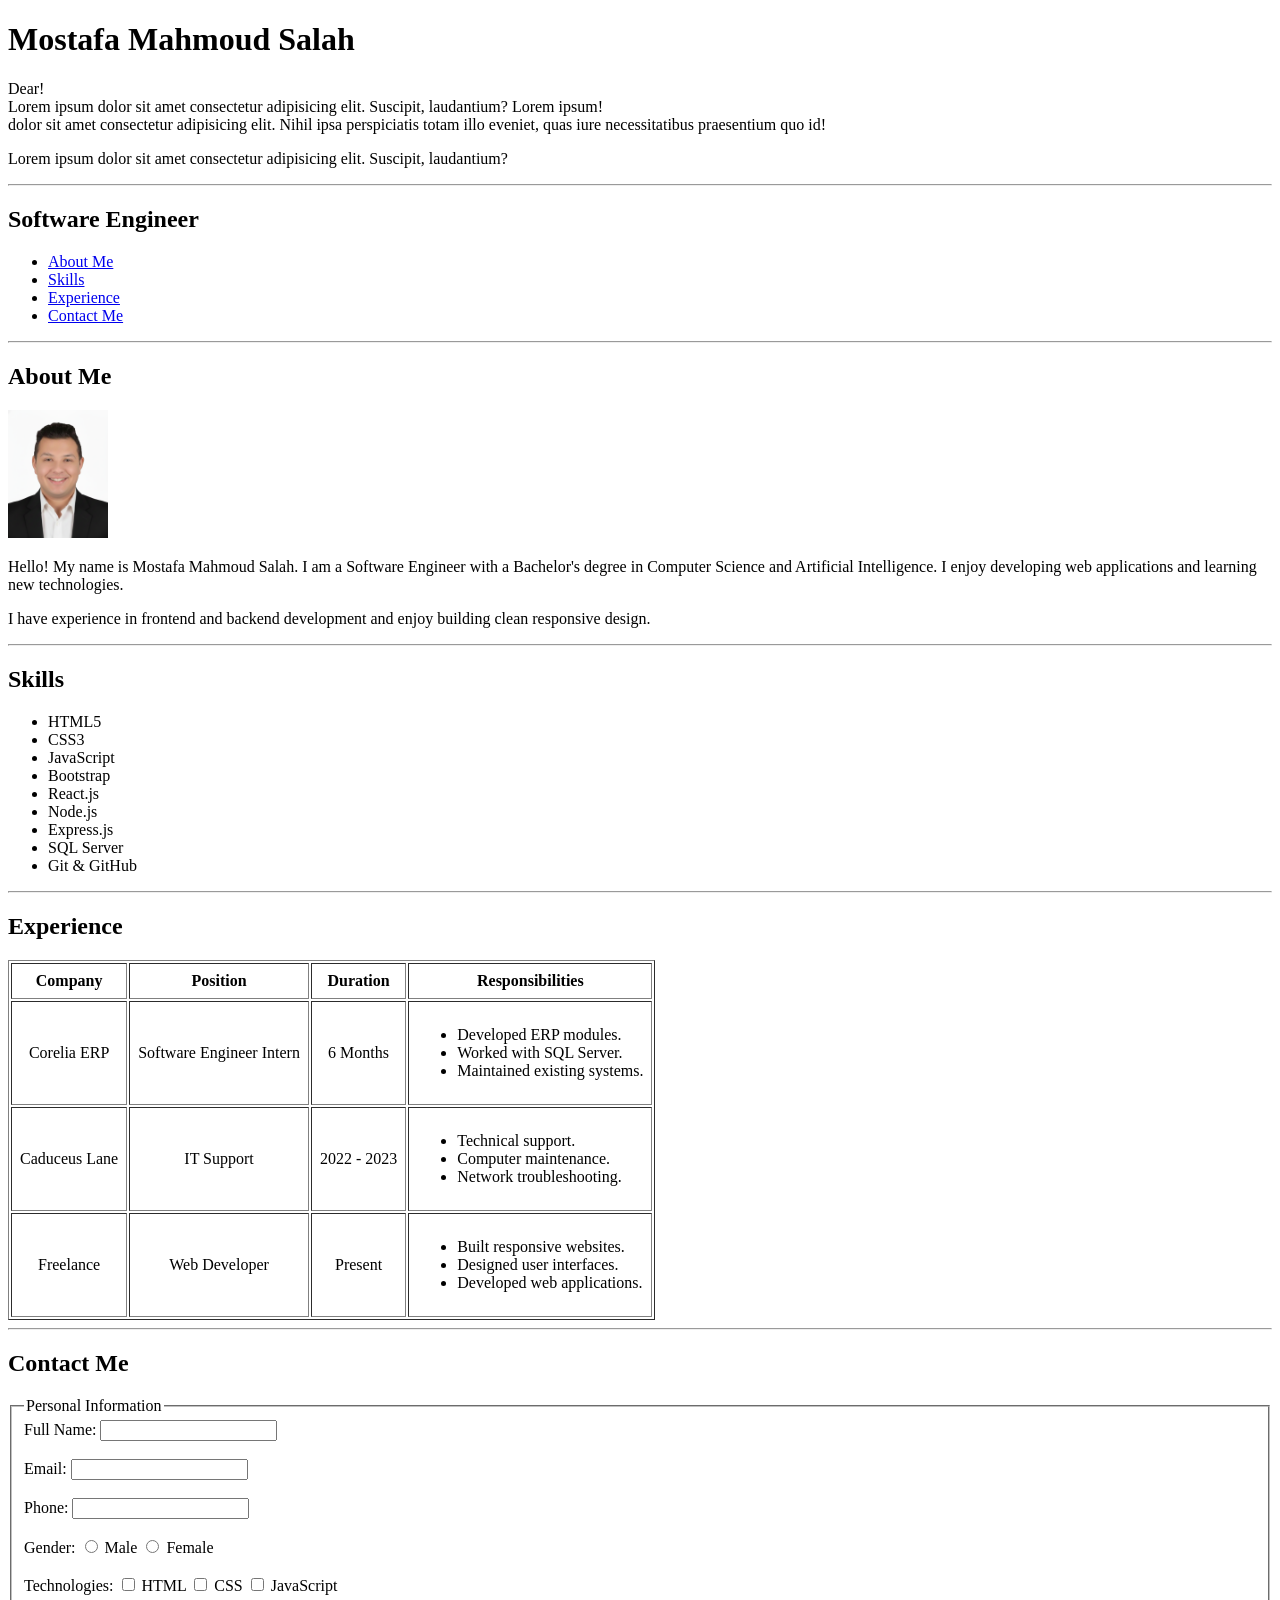
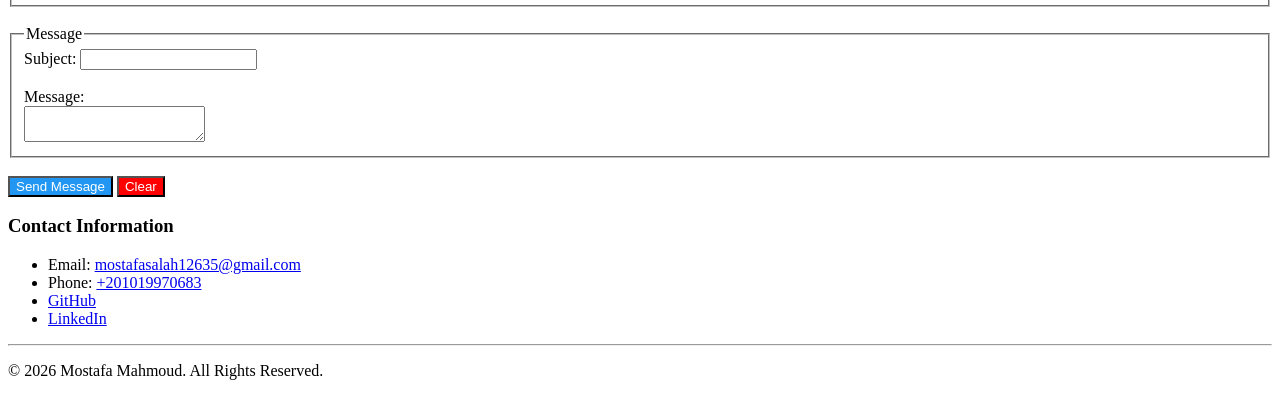
<file: mostafa-mahmoud-salah-Saturday-10-4-Assignment1/index.html>
<!doctype html>
<html lang="en">

<head>
  <meta charset="UTF-8" />
  <meta name="viewport" content="width=device-width, initial-scale=1.0" />
  <title>Portfolio</title>
</head>

<body>
  <header>
    <h1>Mostafa Mahmoud Salah</h1>
    <p>
      Dear!
      <br/>
      Lorem ipsum dolor sit amet consectetur adipisicing elit. Suscipit, laudantium? Lorem ipsum!
      <br/>
       dolor sit amet consectetur adipisicing elit. Nihil ipsa perspiciatis totam illo eveniet, quas iure necessitatibus praesentium quo id!</p>
    <p>Lorem ipsum dolor sit amet consectetur adipisicing elit. Suscipit, laudantium?</p>
    <hr/>

    <h2>Software Engineer</h2>

    <!-- Navigation -->
    <ul>
      <li><a href="#about">About Me</a></li>
      <li><a href="#skills">Skills</a></li>
      <li><a href="#experience">Experience</a></li>
      <li><a href="#contact">Contact Me</a></li>
    </ul>

    <hr />
  </header>

  <main>
    <!-- About -->
    <section id="about">
      <h2>About Me</h2>

      <img src="./images/profile.png" alt="Profile Picture" width="100" />
      
      <p>
        Hello! My name is Mostafa Mahmoud Salah. I am a Software Engineer with
        a Bachelor's degree in Computer Science and Artificial Intelligence. I
        enjoy developing web applications and learning new technologies.
      </p>

      <p>
        I have experience in frontend and backend development and enjoy
        building clean responsive design.
      </p>
    </section>

    <hr />

    <!-- Skills -->
    <section id="skills">
      <h2>Skills</h2>

      <ul>
        <li>HTML5</li>
        <li>CSS3</li>
        <li>JavaScript</li>
        <li>Bootstrap</li>
        <li>React.js</li>
        <li>Node.js</li>
        <li>Express.js</li>
        <li>SQL Server</li>
        <li>Git & GitHub</li>
      </ul>
    </section>

    <hr />

    <!-- Experience -->

    <section id="experience">
      <h2>Experience</h2>

      <table border="1" cellpadding="8">
        <tbody>
          <tr>
            <td align="center"><strong>Company</strong></td>
            <td align="center"><strong>Position</strong></td>
            <td align="center"><strong>Duration</strong></td>
            <td align="center"><strong>Responsibilities</strong></td>
          </tr>

          <tr>
            <td align="center">Corelia ERP</td>

            <td align="center">Software Engineer Intern</td>

            <td align="center">6 Months</td>

            <td>
              <ul>
                <li>Developed ERP modules.</li>
                <li>Worked with SQL Server.</li>
                <li>Maintained existing systems.</li>
              </ul>
            </td>
          </tr>

          <tr>
            <td align="center">Caduceus Lane</td>

            <td align="center">IT Support</td>

            <td align="center">2022 - 2023</td>

            <td>
              <ul>
                <li>Technical support.</li>
                <li>Computer maintenance.</li>
                <li>Network troubleshooting.</li>
              </ul>
            </td>
          </tr>

          <tr>
            <td align="center">Freelance</td>

            <td align="center">Web Developer</td>

            <td align="center">Present</td>

            <td>
              <ul>
                <li>Built responsive websites.</li>
                <li>Designed user interfaces.</li>
                <li>Developed web applications.</li>
              </ul>
            </td>
          </tr>
        </tbody>
      </table>
    </section>

    <hr />

    <!-- Contact -->

    <section id="contact">
      <h2>Contact Me</h2>

      <form>
        <fieldset>
          <legend>Personal Information</legend>

          <label for="name">Full Name:</label>
          <input type="text" id="name" name="name" value="" />

          <br /><br />

          <label for="email">Email:</label>
          <input type="email" id="email" name="email" value="" />

          <br /><br />

          <label for="phone">Phone:</label>
          <input type="tel" id="phone" name="phone" value="" />

          <br /><br />

          <!-- Radio -->

          <label>Gender:</label>

          <input type="radio" id="male" name="gender" value="Male" />

          <label for="male">Male</label>

          <input type="radio" id="female" name="gender" value="Female" />

          <label for="female">Female</label>

          <br /><br />

          <!-- Checkbox -->

          <label>Technologies:</label>

          <input type="checkbox" id="html" name="technology" value="HTML" />

          <label for="html">HTML</label>

          <input type="checkbox" id="css" name="technology" value="CSS" />

          <label for="css">CSS</label>

          <input type="checkbox" id="javascript" name="technology" value="JavaScript" />

          <label for="javascript">JavaScript</label>
        </fieldset>

        <br />

        <fieldset>
          <legend>Message</legend>

          <label for="subject">Subject:</label>

          <input type="text" id="subject" name="subject" value="" />

          <br /><br />

          <label for="message">Message:</label>

          <br />

          <textarea id="message" name="message"></textarea>
        </fieldset>

        <br />

        <input type="submit" value="Send Message" style="background-color: #2196f3; color: white" />

        <input type="reset" value="Clear" style="background-color: red; color: white" />
      </form>

      <h3>Contact Information</h3>

      <ul>
        <li>
          Email:
          <a href="mailto:mostafasalah12635@gmail.com">
            mostafasalah12635@gmail.com
          </a>
        </li>

        <li>
          Phone:
          <a href="tel:+201019970683"> +201019970683 </a>
        </li>

        <li>
          <a target="_blank" href="https://github.com/mostafamahmoud12824">
            GitHub
          </a>
        </li>

        <li>
          <a target="_blank" href="https://www.linkedin.com/in/mostafa-mahmoud-salah-1234567d89/">
            LinkedIn
          </a>
        </li>
      </ul>
    </section>
  </main>

  <hr />

  <footer>
    <p>&copy; 2026 Mostafa Mahmoud. All Rights Reserved.</p>
  </footer>
</body>

</html>
</file>
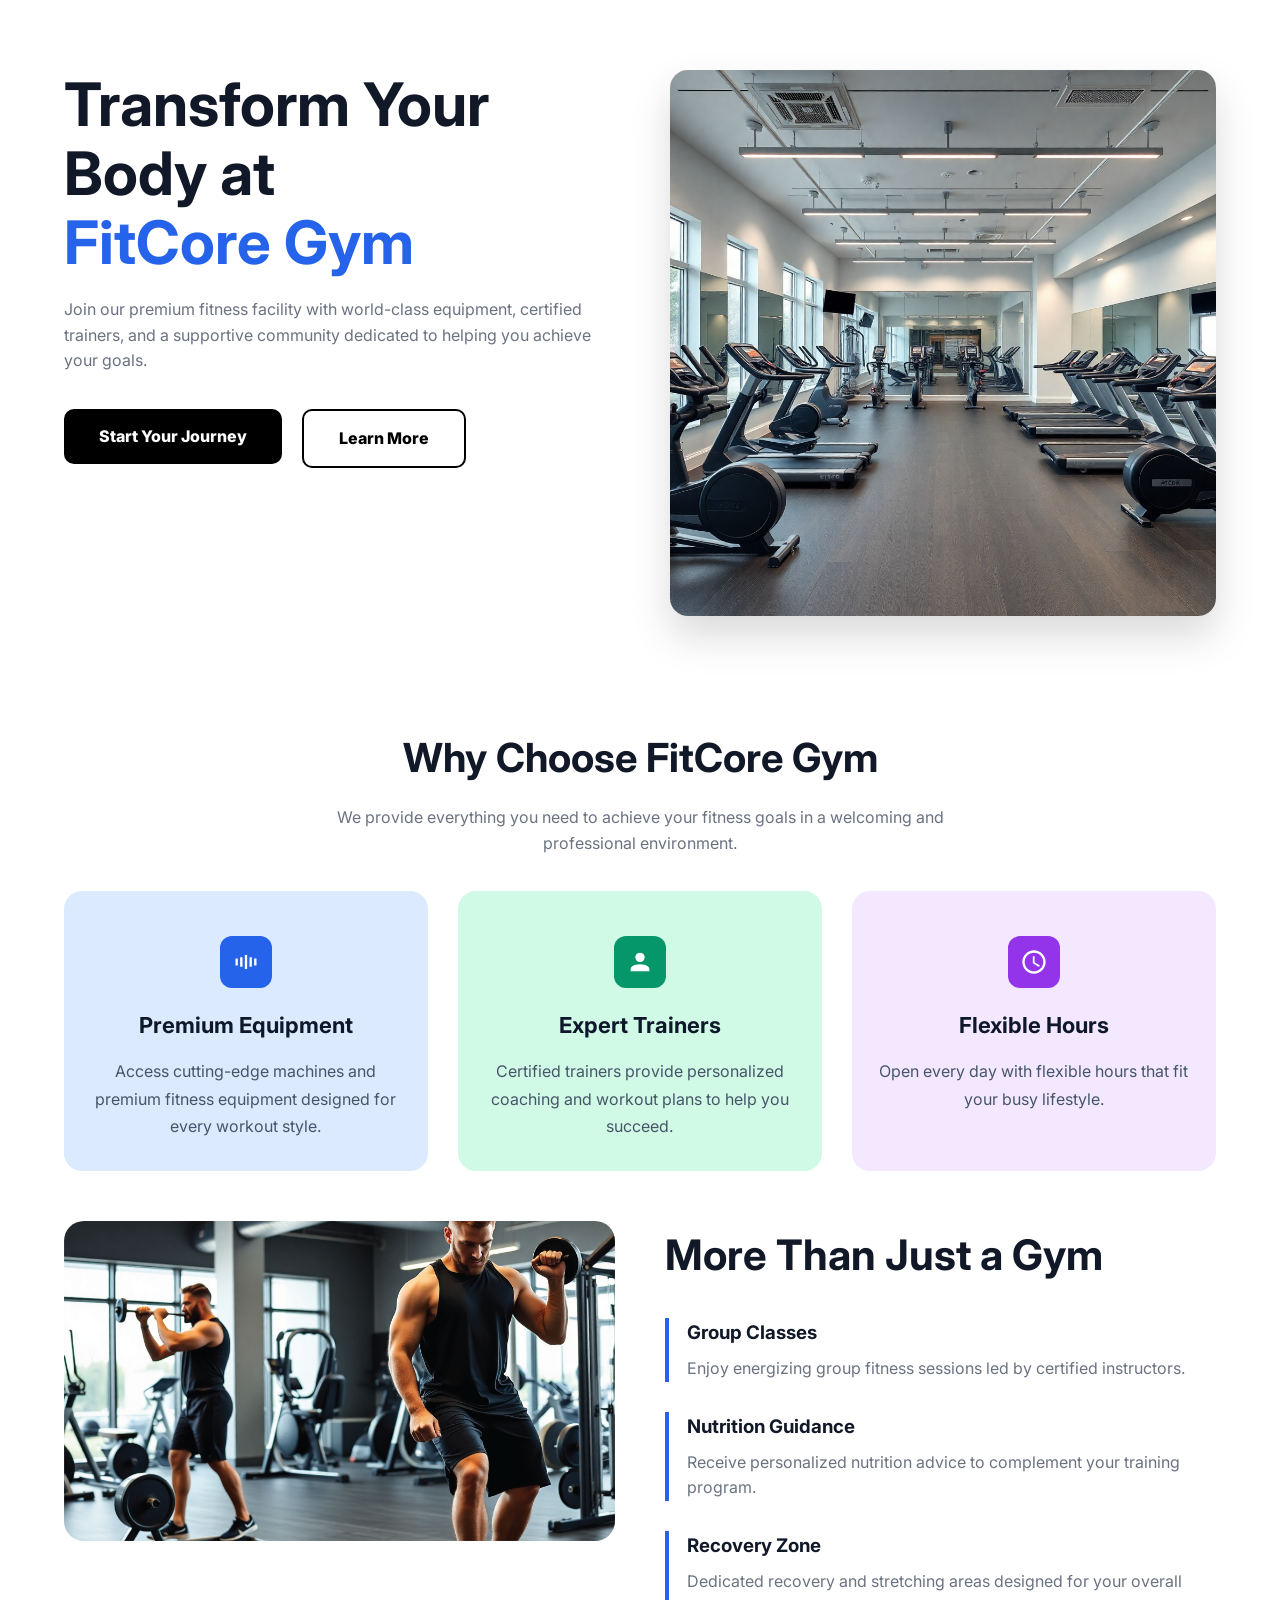
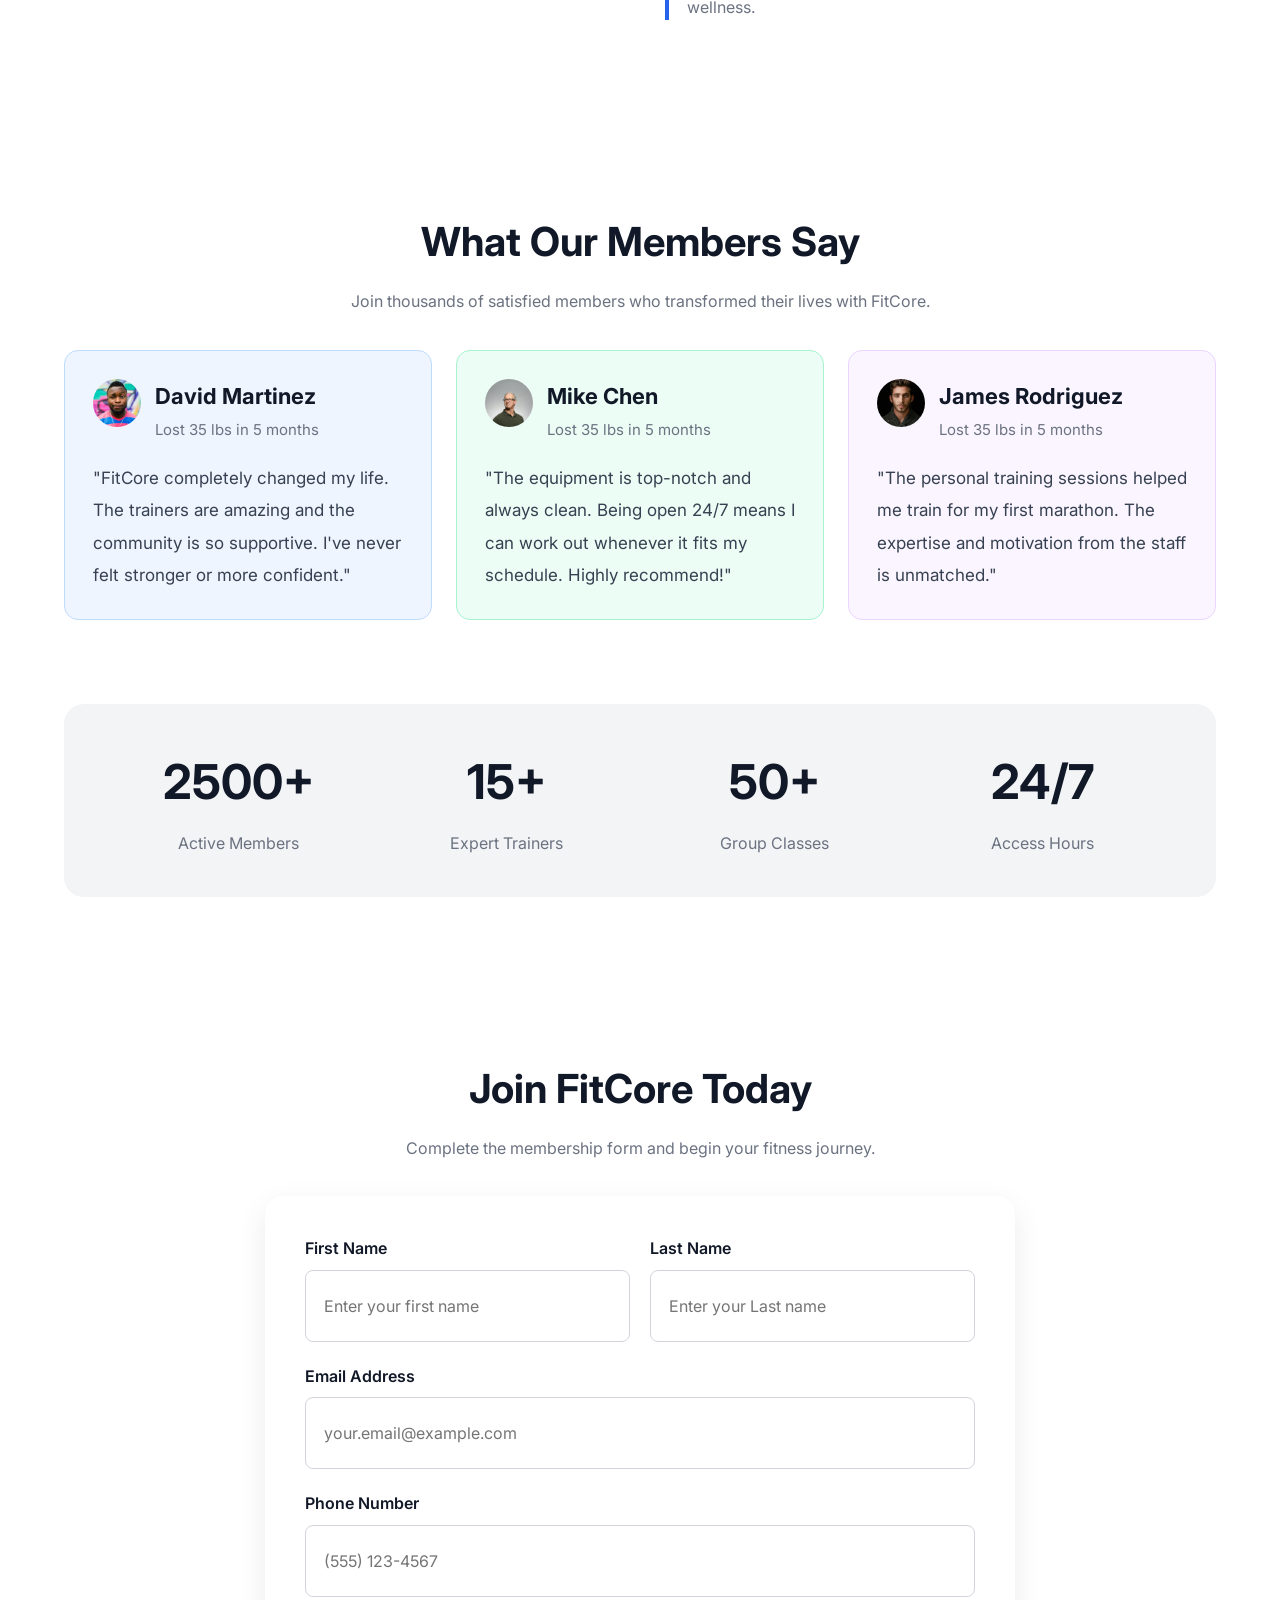
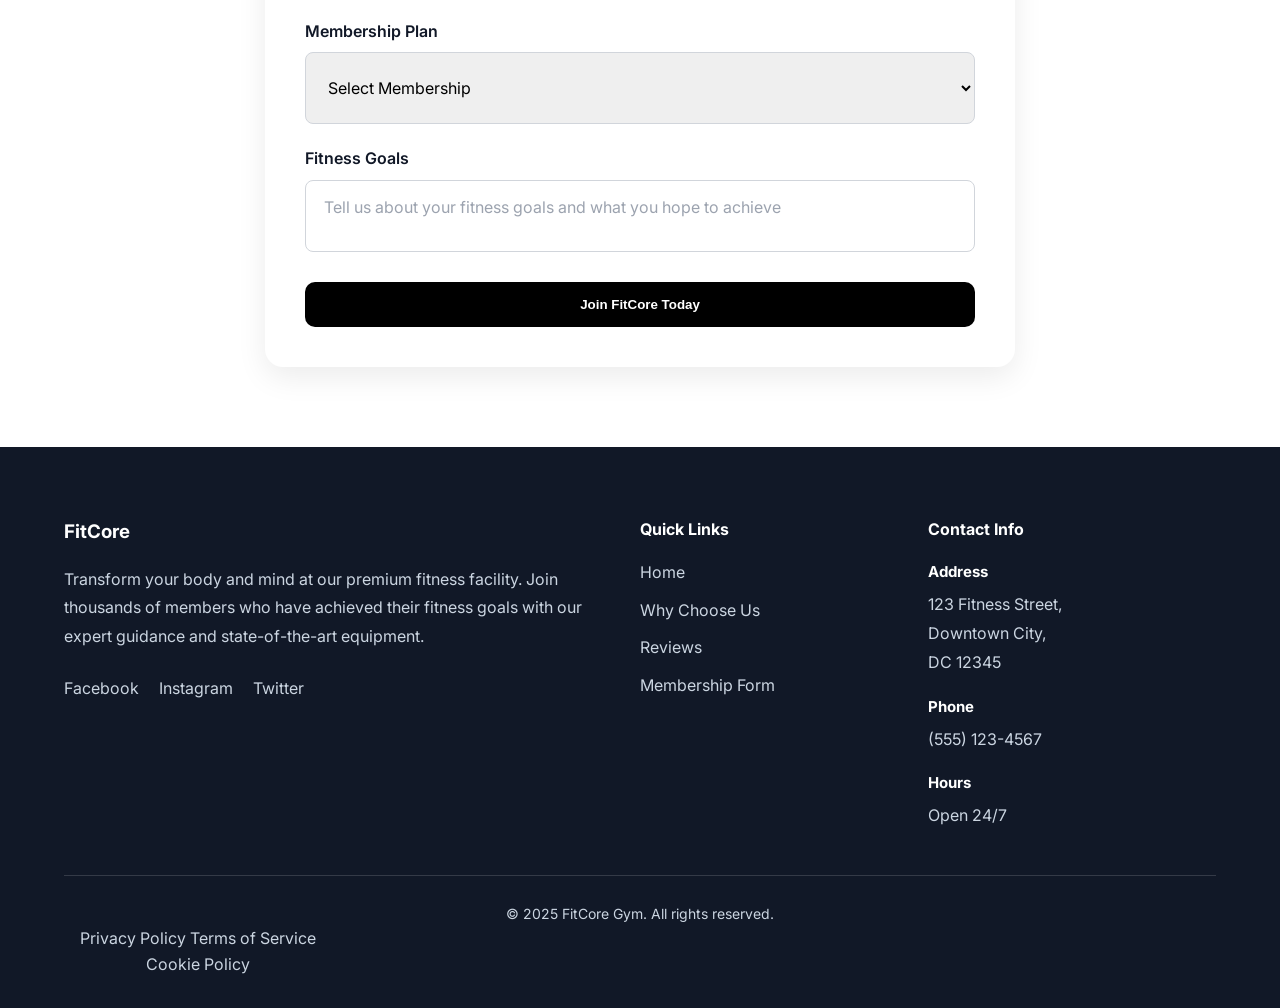
<file: mostafa-mahmoud-salah-Saturday-10-4-Assignment2/index.html>
<!doctype html>
<html lang="en">
  <head>
    <meta charset="UTF-8" />
    <meta name="viewport" content="width=device-width, initial-scale=1.0" />
    <meta
      name="description"
      content="FitCore Gym - Transform Your Body, Transform Your Life"
    />
    <title>FitCore Gym | Assignment</title>
    <link rel="icon" type="image/png" href="./images//favicon.png" />
    <link rel="preconnect" href="https://fonts.googleapis.com">
    <link rel="preconnect" href="https://fonts.gstatic.com" crossorigin>
    <link href="https://fonts.googleapis.com/css2?family=Inter:wght@300;400;500;600;700;800&display=swap" rel="stylesheet">
    <link rel="stylesheet" href="style.css" />
  </head>
  <body>
    <main>
      <!-- ========================= -->
      <!-- Hero -->
      <!-- ========================= -->
      <section id="hero" class="hero">
        <div class="container hero-content">
          <div class="hero-text">
            <h1>
              Transform Your Body at
              <span>FitCore Gym</span>
            </h1>

            <p>
              Join our premium fitness facility with world-class equipment,
              certified trainers, and a supportive community dedicated to
              helping you achieve your goals.
            </p>

            <div class="hero-buttons">
              <a href="#membership" class="btn btn-primary">
                Start Your Journey
              </a>

              <a href="#features" class="btn btn-secondary"> Learn More </a>
            </div>
          </div>

          <div class="hero-image">
            <img
              src="./images/hero-section-img.png"
              alt="Modern Gym Interior"
            />
          </div>
        </div>
      </section>

      <!-- ========================= -->
      <!-- Why Choose Us -->
      <!-- ========================= -->
      <section id="features" class="features">
        <div class="container">
          <div class="section-title">
            <h2>Why Choose FitCore Gym</h2>
            <p>
              We provide everything you need to achieve your fitness goals in a
              welcoming and professional environment.
            </p>
          </div>

          <div class="feature-grid clearfix">
            <article class="feature-card">
              <div class="icon">
                <svg width="28" height="28" viewBox="0 0 24 24" fill="white">
                  <path d="M3 9h2v6H3V9zm4-1h2v8H7V8zm4-2h2v12h-2V6zm4 2h2v8h-2V8zm4 1h2v6h-2V9z"/>
                </svg>
              </div>

              <h3>Premium Equipment</h3>

              <p>
                Access cutting-edge machines and premium fitness equipment
                designed for every workout style.
              </p>
            </article>

            <article class="feature-card">
              <div class="icon">
                <!-- ايقونة شخص -->
                <svg width="28" height="28" viewBox="0 0 24 24" fill="white">
                  <circle cx="12" cy="8" r="4"/>
                  <path d="M12 14c-6 0-8 2.5-8 4v2h16v-2c0-1.5-2-4-8-4z"/>
                </svg>
              </div>

              <h3>Expert Trainers</h3>

              <p>
                Certified trainers provide personalized coaching and workout
                plans to help you succeed.
              </p>
            </article>

            <article class="feature-card">
              <div class="icon">
                <!-- ايقونة الساعه -->
                <svg width="28" height="28" viewBox="0 0 24 24" fill="white">
                  <path d="M12 2C6.5 2 2 6.5 2 12s4.5 10 10 10 10-4.5 10-10S17.5 2 12 2zm0 18c-4.4 0-8-3.6-8-8s3.6-8 8-8 8 3.6 8 8-3.6 8-8 8zm.5-13H11v6l5.2 3.2.8-1.3-4.5-2.7V7z"/>
                </svg>
              </div>

              <h3>Flexible Hours</h3>

              <p>
                Open every day with flexible hours that fit your busy lifestyle.
              </p>
            </article>
          </div>

          <!-- Image + Text two-column float layout -->
          <div class="about-content">
            <div class="about-image">
              <img src="images/why-choose-us.png" alt="People Training" />
            </div>

            <div class="about-text">
              <h2>More Than Just a Gym</h2>

              <div class="about-item">
                <h3>Group Classes</h3>

                <p>
                  Enjoy energizing group fitness sessions led by certified
                  instructors.
                </p>
              </div>

              <div class="about-item">
                <h3>Nutrition Guidance</h3>

                <p>
                  Receive personalized nutrition advice to complement your
                  training program.
                </p>
              </div>

              <div class="about-item">
                <h3>Recovery Zone</h3>

                <p>
                  Dedicated recovery and stretching areas designed for your
                  overall wellness.
                </p>
              </div>
            </div>
          </div>
        </div>
      </section>

      <!-- ========================= -->
      <!-- Testimonials -->
      <!-- ========================= -->
      <section id="testimonials" class="testimonials">
        <div class="container">
          <div class="section-title">
            <h2>What Our Members Say</h2>

            <p>
              Join thousands of satisfied members who transformed their lives
              with FitCore.
            </p>
          </div>

          <div class="testimonial-grid">
            <div class="testimonial-card">
              <div class="testimonial-header">
                <img src="images/avatar-1.jpg" alt="David Martinez" />

                <div class="member-info">
                  <h3>David Martinez</h3>
                  <span>Lost 35 lbs in 5 months</span>
                </div>
              </div>

              <blockquote>
                "FitCore completely changed my life. The trainers are amazing
                and the community is so supportive. I've never felt stronger or
                more confident."
              </blockquote>
            </div>

            <div class="testimonial-card">
              <div class="testimonial-header">
                <img src="images/avatar-2.jpg" alt="Mike Chen" />

                <div class="member-info">
                  <h3>Mike Chen</h3>
                  <span>Lost 35 lbs in 5 months</span>
                </div>
              </div>

              <blockquote>
                "The equipment is top-notch and always clean. Being open 24/7
                means I can work out whenever it fits my schedule. Highly
                recommend!"
              </blockquote>
            </div>

            <div class="testimonial-card">
              <div class="testimonial-header">
                <img src="images/avatar-3.jpg" alt="James Rodriguez" />

                <div class="member-info">
                  <h3>James Rodriguez</h3>
                  <span>Lost 35 lbs in 5 months</span>
                </div>
              </div>

              <blockquote>
                "The personal training sessions helped me train for my first
                marathon. The expertise and motivation from the staff is
                unmatched."
              </blockquote>
            </div>
          </div>

          <!-- Statistics -->
          <div class="stats">
            <div class="stat-item">
              <h2>2500+</h2>
              <p>Active Members</p>
            </div>

            <div class="stat-item">
              <h2>15+</h2>
              <p>Expert Trainers</p>
            </div>

            <div class="stat-item">
              <h2>50+</h2>
              <p>Group Classes</p>
            </div>

            <div class="stat-item">
              <h2>24/7</h2>
              <p>Access Hours</p>
            </div>
          </div>
        </div>
      </section>

      <!-- ========================= -->
      <!-- Membership -->
      <!-- ========================= -->
      <section id="membership" class="membership">
        <div class="container">
          <div class="section-title">
            <h2>Join FitCore Today</h2>

            <p>Complete the membership form and begin your fitness journey.</p>
          </div>

          <form id="membershipForm">
            <div class="form-row">
              <div class="form-group">
                <label for="firstName">First Name</label>
                <input
                  type="text"
                  id="firstName"
                  placeholder="Enter your first name"
                  required
                />
              </div>

              <div class="form-group">
                <label for="lastName">Last Name</label>

                <input
                  type="text"
                  id="lastName"
                  placeholder="Enter your Last name"
                  required
                />
              </div>
            </div>

            <div class="form-group">
              <label for="email"> Email Address </label>

              <input
                type="email"
                id="email"
                placeholder="your.email@example.com"
                required
              />
            </div>

            <div class="form-group">
              <label for="phone"> Phone Number </label>

              <input
                type="tel"
                id="phone"
                placeholder="(555) 123-4567"
                required
              />
            </div>

            <div class="form-group">
              <label for="membershipType"> Membership Plan </label>

              <select id="membershipType" required>
                <option value="">Select Membership</option>

                <option>Basic Membership</option>

                <option>Premium Membership</option>

                <option>VIP Membership</option>
              </select>
            </div>

            <div class="form-group">
              <label for="goals">Fitness Goals</label>

              <textarea
                id="goals"
                placeholder="Tell us about your fitness goals and what you hope to achieve"
              ></textarea>
            </div>
            <button type="submit" class="btn btn-primary full-width">
              Join FitCore Today
            </button>
          </form>
        </div>
      </section>
    </main>

    <!-- ========================= -->
    <!-- Footer -->
    <!-- ========================= -->
    <footer class="footer">
      <div class="container">
        <div class="footer-content">
          <div class="footer-about">
            <h3>FitCore</h3>

            <p>
              Transform your body and mind at our premium fitness facility. Join
              thousands of members who have achieved their fitness goals with
              our expert guidance and state-of-the-art equipment.
            </p>

            <div class="social-links">
              <a href="https://www.facebook.com/" target="_blank" rel="noopener noreferrer">Facebook</a>
              <a href="https://www.instagram.com/" target="_blank" rel="noopener noreferrer">Instagram</a>
              <a href="https://x.com/" target="_blank" rel="noopener noreferrer">Twitter</a>
            </div>
          </div>

          <div class="footer-links">
            <h4>Quick Links</h4>

            <ul>
              <li><a href="#hero">Home</a></li>
              <li><a href="#features">Why Choose Us</a></li>
              <li><a href="#testimonials">Reviews</a></li>
              <li><a href="#membership">Membership Form</a></li>
            </ul>
          </div>

          <div class="footer-contact">
            <h4>Contact Info</h4>

            <h5>Address</h5>
            <p>123 Fitness Street,<br />Downtown City,<br />DC 12345</p>

            <h5>Phone</h5>
            <p>
              <a href="tel:+15551234567">(555) 123-4567</a>
            </p>

            <h5>Hours</h5>
            <p>Open 24/7</p>
          </div>
        </div>

        <hr />

       <div class="footer-bottom clearfix">
    <p class="copyright">
        © 2025 FitCore Gym. All rights reserved.
    </p>

    <div class="footer-links">
        <a href="#">Privacy Policy</a>
        <a href="#">Terms of Service</a>
        <a href="#">Cookie Policy</a>
    </div>
</div>
    </footer>
  </body>
</html>
</file>
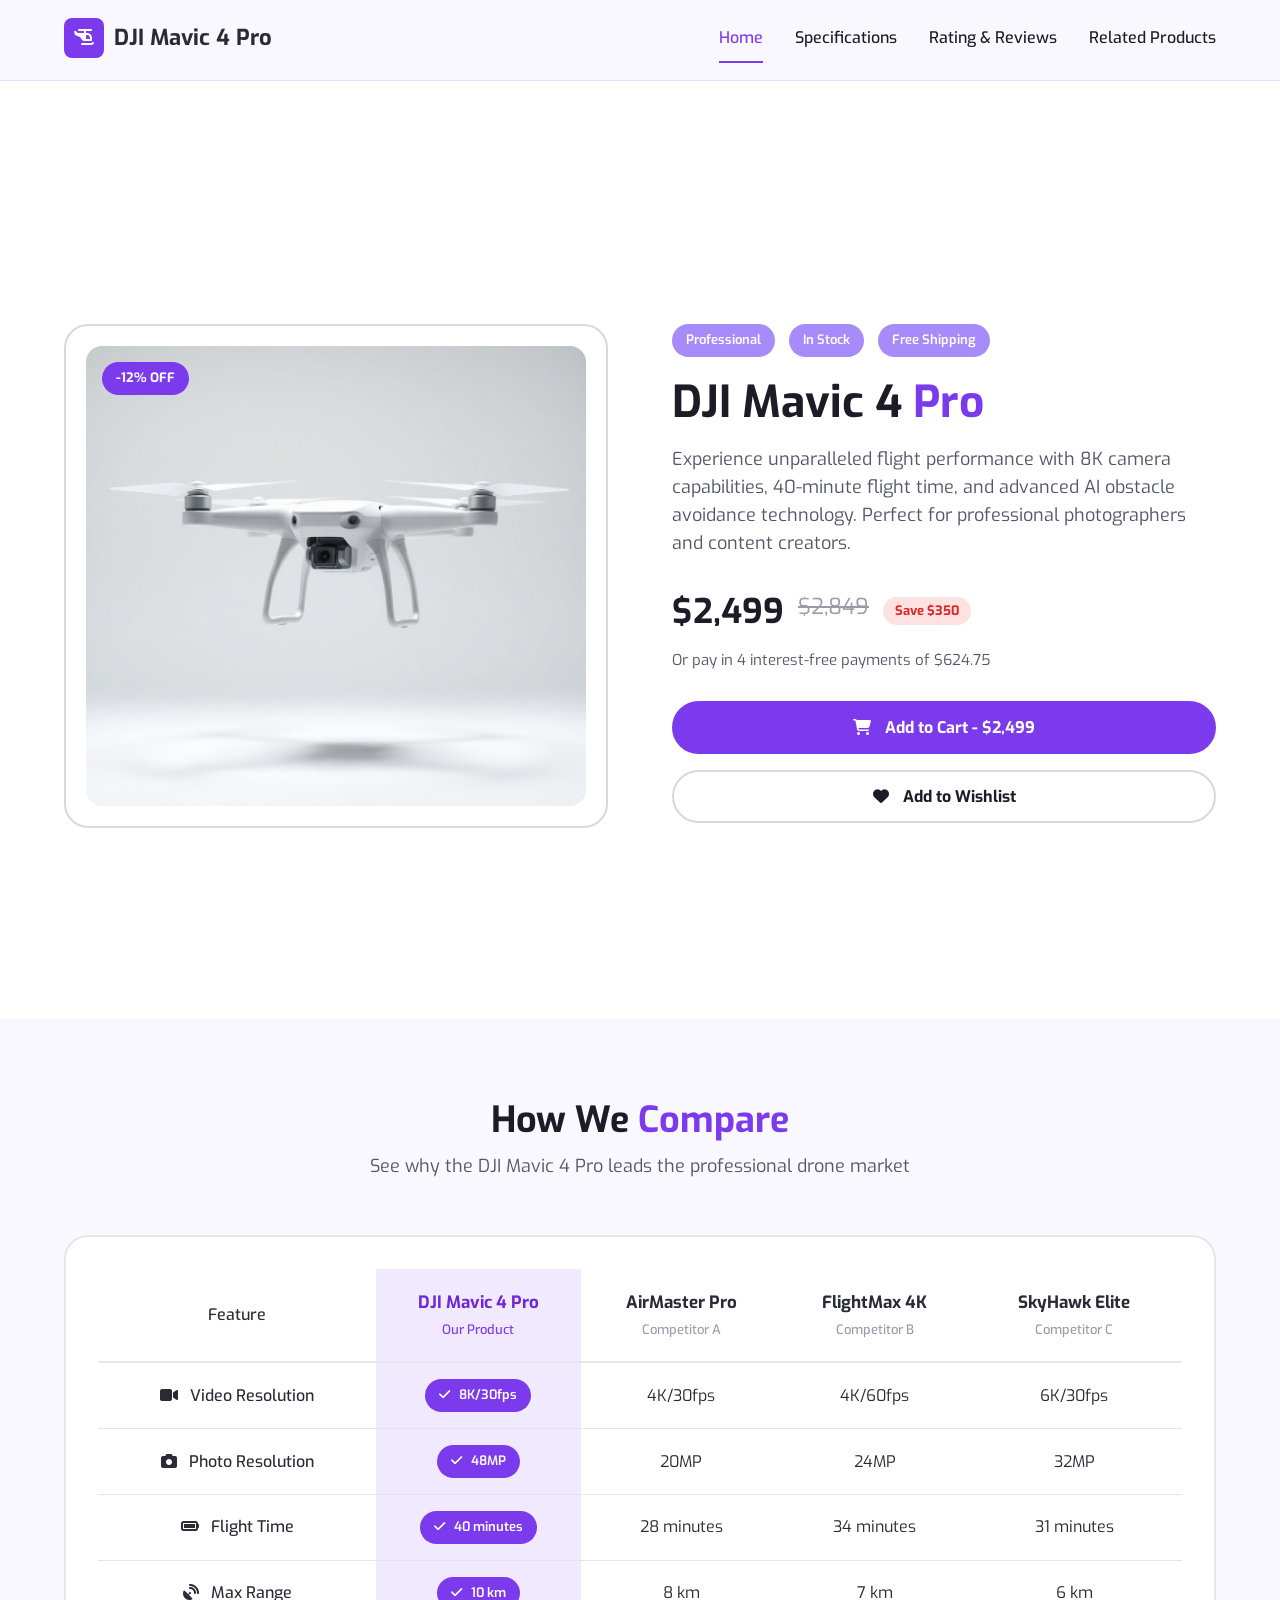
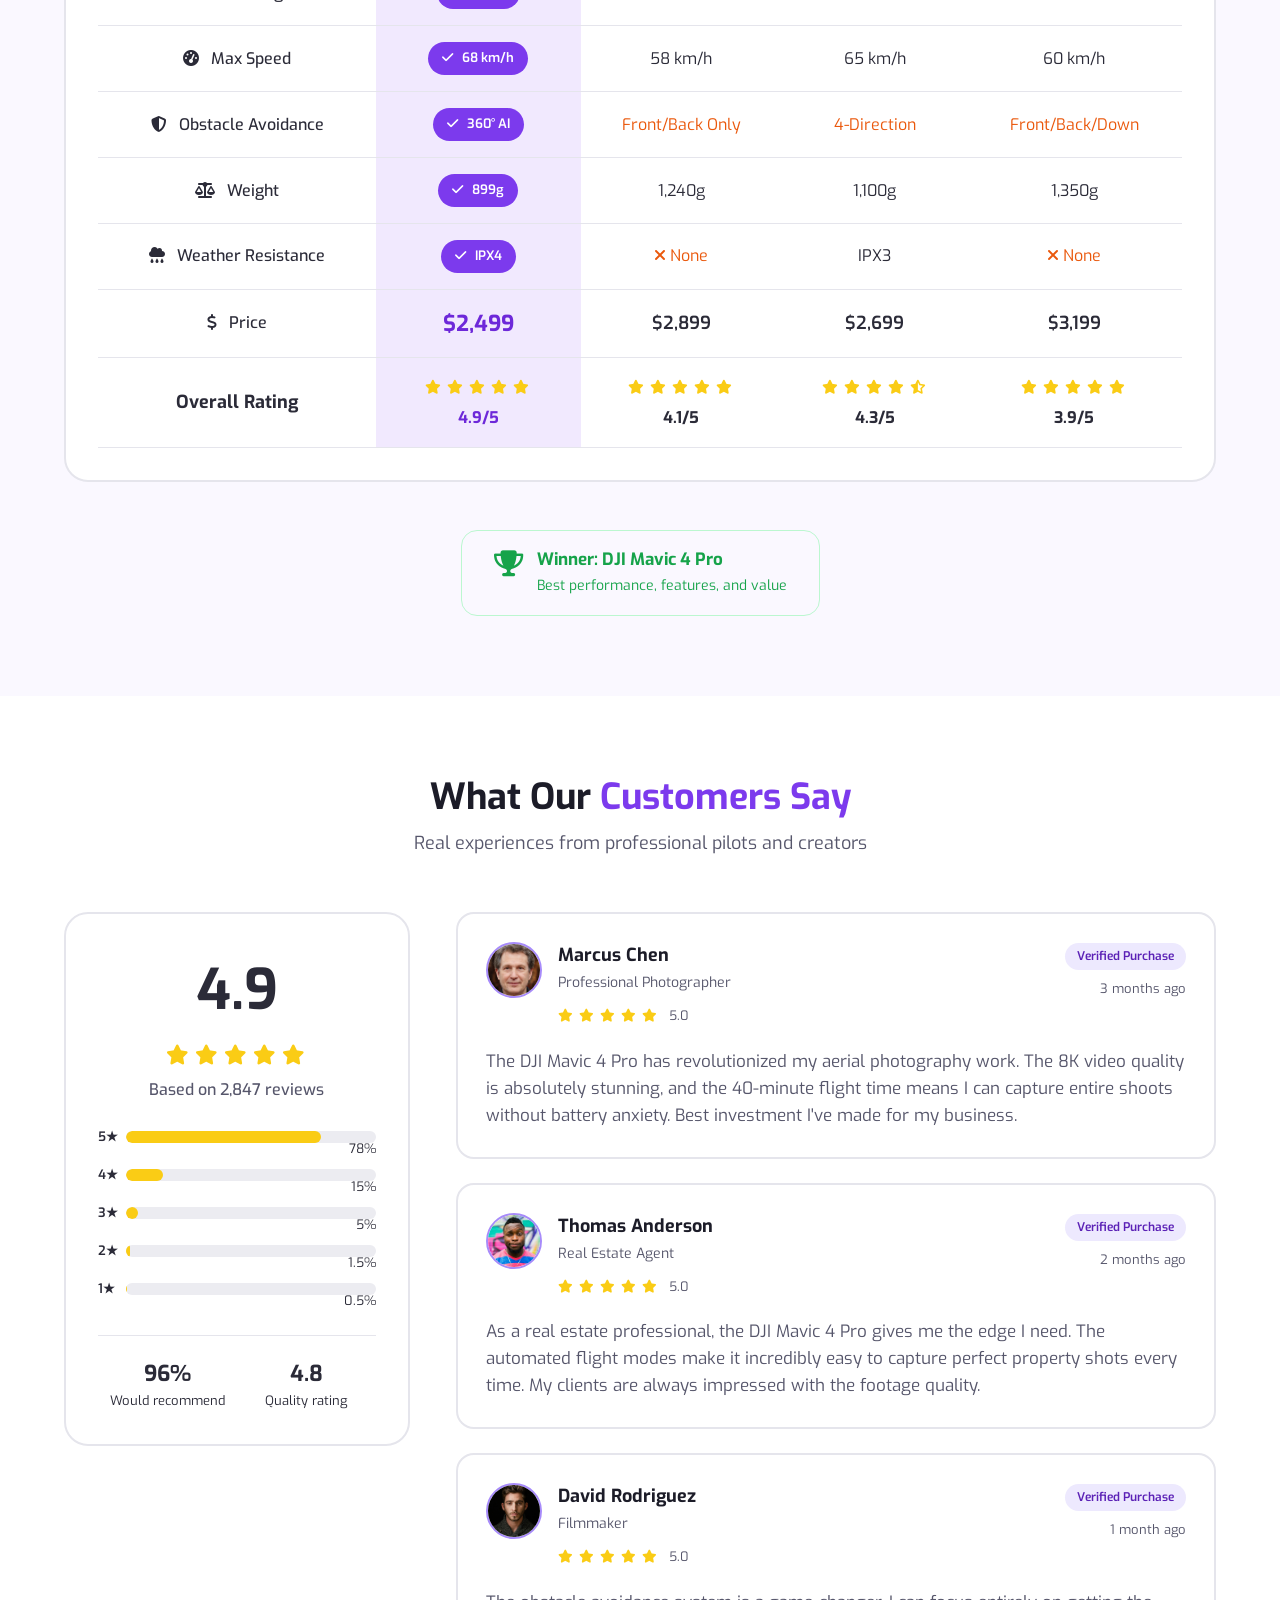
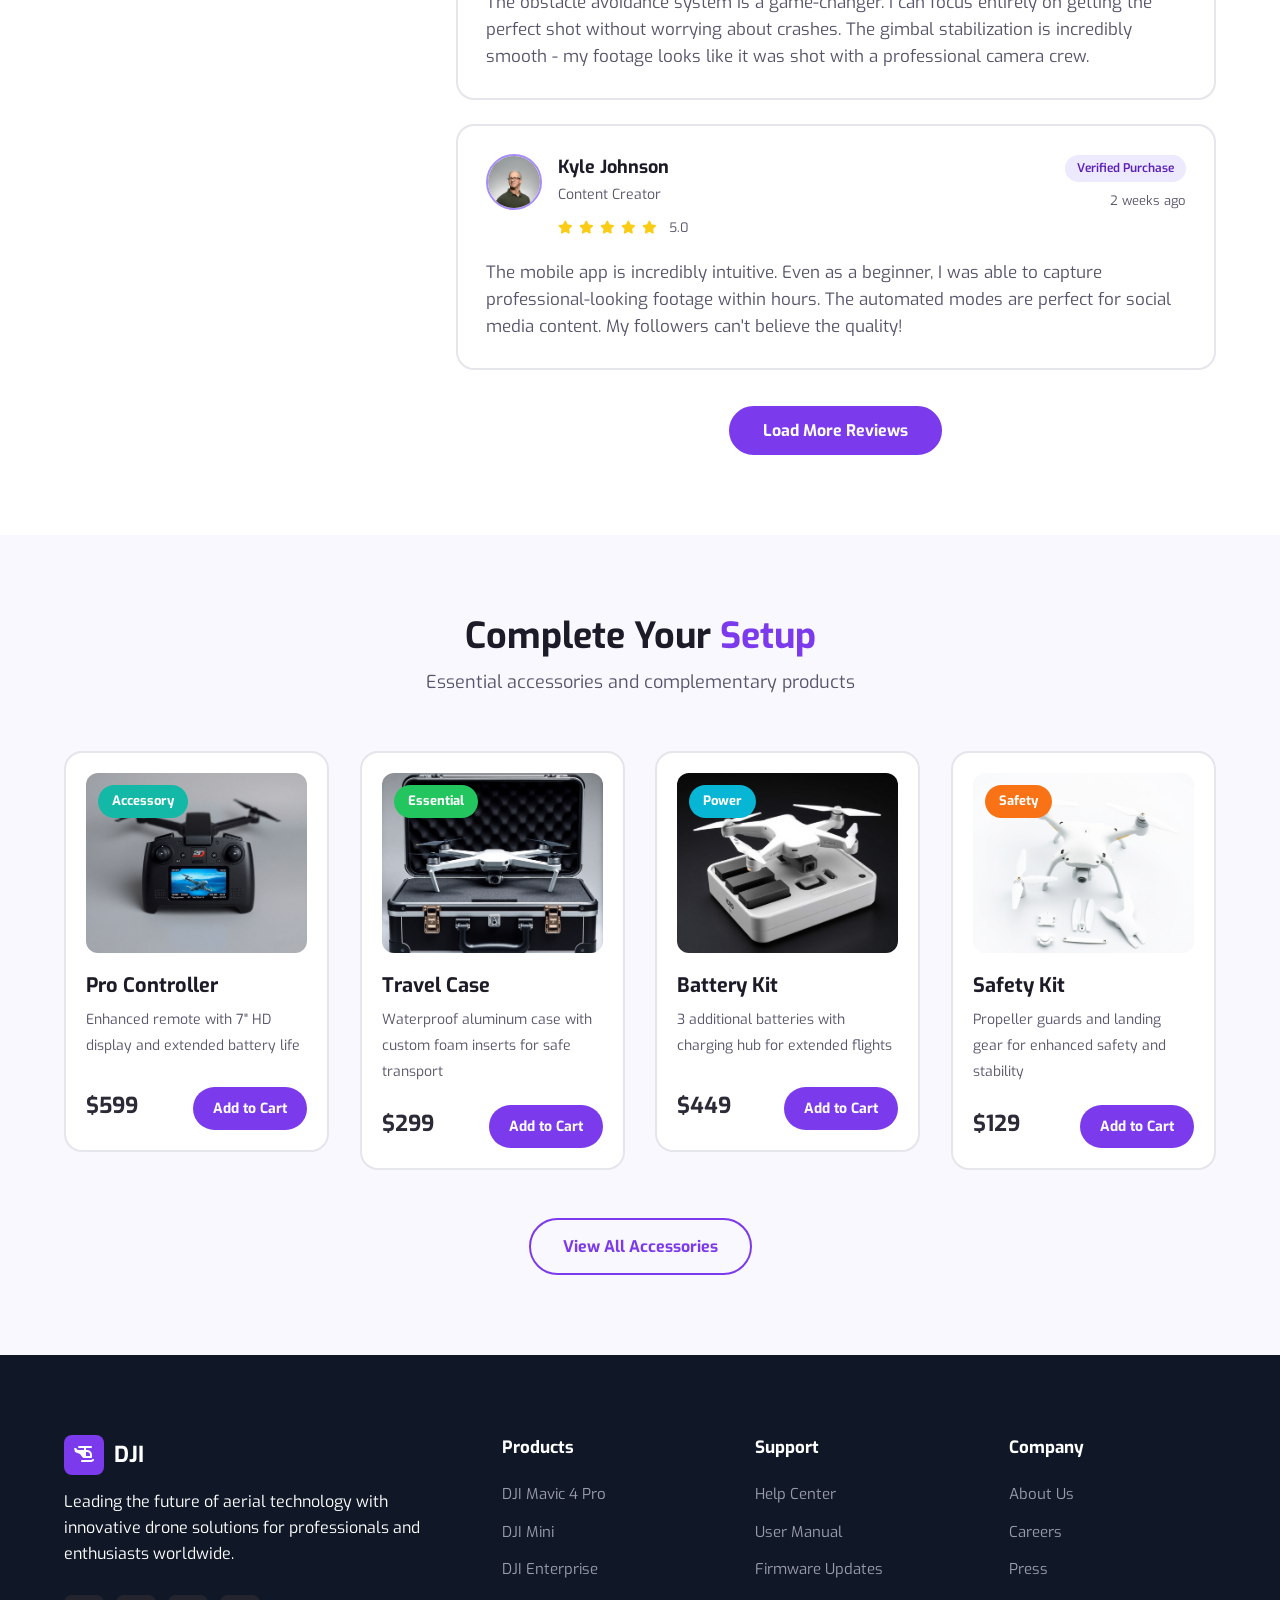
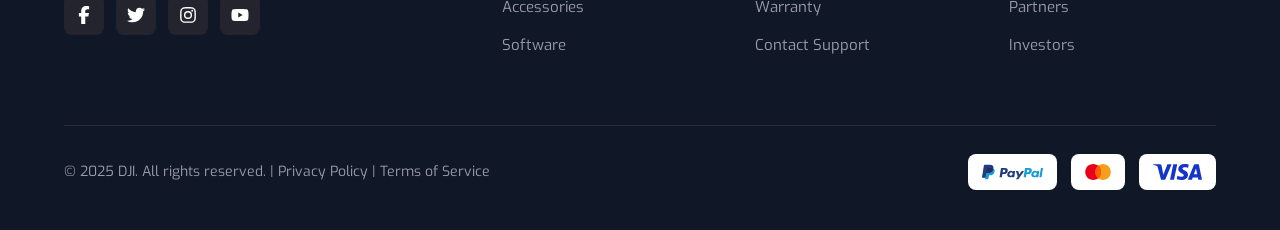
<file: mostafa-mahmoud-salah-Saturday-10-4-Assignment3/index.html>
<!DOCTYPE html>
<html lang="en">
  <head>
    <meta charset="UTF-8" />
    <title>DJI Mavic 4 Pro | The Ultimate Drone</title>
    <link rel="icon" href="./images/plane.svg" />
    <meta
      name="description"
      content="Experience the DJI Mavic 4 Pro, the ultimate drone for professional photographers and videographers. With 8K video, 48MP photos, and advanced AI features, it's designed to elevate your aerial photography and videography to new heights."
    />
    <meta name="viewport" content="width=device-width, initial-scale=1.0" />

    <!-- Google Font -->
    <link
      href="https://fonts.googleapis.com/css2?family=Exo:wght@400;500;600;700&display=swap"
      rel="stylesheet"
    />

    <!-- Icon font (decorative icons only, not a UI framework) -->
    <link
      rel="stylesheet"
      href="https://cdnjs.cloudflare.com/ajax/libs/font-awesome/6.5.1/css/all.min.css"
    />

    <link rel="stylesheet" href="./css/style.css" />
  </head>

  <body>
    <!--  FIXED NAVBAR -->
    <header id="header" class="site-header">
      <div class="container clearfix">
        <div class="logo">
          <span class="logo-icon" aria-hidden="true">
            <i class="fa-solid fa-helicopter"></i>
          </span>
          <span class="logo-text">DJI Mavic 4 Pro</span>
        </div>

        <nav class="main-nav" aria-label="Primary">
          <ul class="nav-list clearfix">
            <li class="nav-item">
              <a href="#hero" class="nav-link active">Home</a>
            </li>
            <li class="nav-item">
              <a href="#specifications" class="nav-link">Specifications</a>
            </li>
            <li class="nav-item">
              <a href="#customer-reviews" class="nav-link">Rating &amp; Reviews</a>
            </li>
            <li class="nav-item">
              <a href="#related-products" class="nav-link">Related Products</a>
            </li>
          </ul>
        </nav>
      </div>
    </header>

    <main>
      <!--HERO SECTION-->
      <section id="hero" class="hero">
        <div class="container clearfix">
          <div class="hero-media">
            <div class="hero-image-frame">
              <img
                id="main-product-image"
                class="hero-image"
                src="./images/dron3.png"
                alt="Professional white DJI Mavic 4 Pro drone floating in clean studio lighting"
              />
              <span class="badge badge-discount">-12% OFF</span>
            </div>
          </div>

          <div class="hero-info">
            <div class="hero-tags">
              <span class="tag">Professional</span>
              <span class="tag">In Stock</span>
              <span class="tag">Free Shipping</span>
            </div>

            <h1 class="hero-title">DJI Mavic 4 <span class="accent">Pro</span></h1>

            <p class="hero-desc">
              Experience unparalleled flight performance with 8K camera
              capabilities, 40-minute flight time, and advanced AI obstacle
              avoidance technology. Perfect for professional photographers
              and content creators.
            </p>

            <div class="price-row clearfix">
              <span class="price-current">$2,499</span>
              <span class="price-old">$2,849</span>
              <span class="price-save">Save $350</span>
            </div>
            <p class="price-note">Or pay in 4 interest-free payments of $624.75</p>

            <div class="hero-actions">
              <button type="button" class="btn btn-primary">
                <i class="fa-solid fa-shopping-cart" aria-hidden="true"></i>
                Add to Cart - $2,499
              </button>
              <button type="button" class="btn btn-outline">
                <i class="fa-solid fa-heart" aria-hidden="true"></i>
                Add to Wishlist
              </button>
            </div>
          </div>
        </div>
      </section>

      <!-- SPECIFICATIONS / COMPARISON TABLE -->
      <section id="specifications" class="specifications">
        <div class="container">
          <div class="section-heading">
            <h2>How We <span class="accent">Compare</span></h2>
            <p>See why the DJI Mavic 4 Pro leads the professional drone market</p>
          </div>

          <div class="table-panel">
            <div class="table-scroll">
              <table class="compare-table">
                <thead>
                  <tr>
                    <th scope="col" class="feature-col">Feature</th>
                    <th scope="col" class="highlight-col">
                      <span class="col-title">DJI Mavic 4 Pro</span>
                      <span class="col-subtitle">Our Product</span>
                    </th>
                    <th scope="col">
                      <span class="col-title">AirMaster Pro</span>
                      <span class="col-subtitle col-subtitle-muted">Competitor A</span>
                    </th>
                    <th scope="col">
                      <span class="col-title">FlightMax 4K</span>
                      <span class="col-subtitle col-subtitle-muted">Competitor B</span>
                    </th>
                    <th scope="col">
                      <span class="col-title">SkyHawk Elite</span>
                      <span class="col-subtitle col-subtitle-muted">Competitor C</span>
                    </th>
                  </tr>
                </thead>
                <tbody>
                  <tr>
                    <td class="feature-name">
                      <i class="fa-solid fa-video icon-video" aria-hidden="true"></i>
                      Video Resolution
                    </td>
                    <td class="highlight-col">
                      <span class="pill"><i class="fa-solid fa-check" aria-hidden="true"></i> 8K/30fps</span>
                    </td>
                    <td>4K/30fps</td>
                    <td>4K/60fps</td>
                    <td>6K/30fps</td>
                  </tr>
                  <tr>
                    <td class="feature-name">
                      <i class="fa-solid fa-camera icon-camera" aria-hidden="true"></i>
                      Photo Resolution
                    </td>
                    <td class="highlight-col">
                      <span class="pill"><i class="fa-solid fa-check" aria-hidden="true"></i> 48MP</span>
                    </td>
                    <td>20MP</td>
                    <td>24MP</td>
                    <td>32MP</td>
                  </tr>
                  <tr>
                    <td class="feature-name">
                      <i class="fa-solid fa-battery-full icon-battery" aria-hidden="true"></i>
                      Flight Time
                    </td>
                    <td class="highlight-col">
                      <span class="pill"><i class="fa-solid fa-check" aria-hidden="true"></i> 40 minutes</span>
                    </td>
                    <td>28 minutes</td>
                    <td>34 minutes</td>
                    <td>31 minutes</td>
                  </tr>
                  <tr>
                    <td class="feature-name">
                      <i class="fa-solid fa-satellite-dish icon-range" aria-hidden="true"></i>
                      Max Range
                    </td>
                    <td class="highlight-col">
                      <span class="pill"><i class="fa-solid fa-check" aria-hidden="true"></i> 10 km</span>
                    </td>
                    <td>8 km</td>
                    <td>7 km</td>
                    <td>6 km</td>
                  </tr>
                  <tr>
                    <td class="feature-name">
                      <i class="fa-solid fa-tachometer-alt icon-speed" aria-hidden="true"></i>
                      Max Speed
                    </td>
                    <td class="highlight-col">
                      <span class="pill"><i class="fa-solid fa-check" aria-hidden="true"></i> 68 km/h</span>
                    </td>
                    <td>58 km/h</td>
                    <td>65 km/h</td>
                    <td>60 km/h</td>
                  </tr>
                  <tr>
                    <td class="feature-name">
                      <i class="fa-solid fa-shield-alt icon-shield" aria-hidden="true"></i>
                      Obstacle Avoidance
                    </td>
                    <td class="highlight-col">
                      <span class="pill"><i class="fa-solid fa-check" aria-hidden="true"></i> 360&deg; AI</span>
                    </td>
                    <td><span class="text-muted-warn">Front/Back Only</span></td>
                    <td><span class="text-muted-warn">4-Direction</span></td>
                    <td><span class="text-muted-warn">Front/Back/Down</span></td>
                  </tr>
                  <tr>
                    <td class="feature-name">
                      <i class="fa-solid fa-balance-scale icon-weight" aria-hidden="true"></i>
                      Weight
                    </td>
                    <td class="highlight-col">
                      <span class="pill"><i class="fa-solid fa-check" aria-hidden="true"></i> 899g</span>
                    </td>
                    <td>1,240g</td>
                    <td>1,100g</td>
                    <td>1,350g</td>
                  </tr>
                  <tr>
                    <td class="feature-name">
                      <i class="fa-solid fa-cloud-rain icon-weather" aria-hidden="true"></i>
                      Weather Resistance
                    </td>
                    <td class="highlight-col">
                      <span class="pill"><i class="fa-solid fa-check" aria-hidden="true"></i> IPX4</span>
                    </td>
                    <td><span class="text-error"><i class="fa-solid fa-times" aria-hidden="true"></i> None</span></td>
                    <td>IPX3</td>
                    <td><span class="text-error"><i class="fa-solid fa-times" aria-hidden="true"></i> None</span></td>
                  </tr>
                  <tr>
                    <td class="feature-name">
                      <i class="fa-solid fa-dollar-sign icon-price" aria-hidden="true"></i>
                      Price
                    </td>
                    <td class="highlight-col"><span class="price-cell">$2,499</span></td>
                    <td><span class="price-cell-alt">$2,899</span></td>
                    <td><span class="price-cell-alt">$2,699</span></td>
                    <td><span class="price-cell-alt">$3,199</span></td>
                  </tr>
                  <tr class="rating-row">
                    <td class="feature-name feature-name-bold">Overall Rating</td>
                    <td class="highlight-col">
                      <span class="stars">
                        <i class="fa-solid fa-star" aria-hidden="true"></i>
                        <i class="fa-solid fa-star" aria-hidden="true"></i>
                        <i class="fa-solid fa-star" aria-hidden="true"></i>
                        <i class="fa-solid fa-star" aria-hidden="true"></i>
                        <i class="fa-solid fa-star" aria-hidden="true"></i>
                      </span>
                      <span class="rating-score">4.9/5</span>
                    </td>
                    <td>
                      <span class="stars">
                        <i class="fa-solid fa-star" aria-hidden="true"></i>
                        <i class="fa-solid fa-star" aria-hidden="true"></i>
                        <i class="fa-solid fa-star" aria-hidden="true"></i>
                        <i class="fa-solid fa-star" aria-hidden="true"></i>
                        <i class="fa-solid fa-star star-off" aria-hidden="true"></i>
                      </span>
                      <span class="rating-score-alt">4.1/5</span>
                    </td>
                    <td>
                      <span class="stars">
                        <i class="fa-solid fa-star" aria-hidden="true"></i>
                        <i class="fa-solid fa-star" aria-hidden="true"></i>
                        <i class="fa-solid fa-star" aria-hidden="true"></i>
                        <i class="fa-solid fa-star" aria-hidden="true"></i>
                        <i class="fa-solid fa-star-half-alt" aria-hidden="true"></i>
                      </span>
                      <span class="rating-score-alt">4.3/5</span>
                    </td>
                    <td>
                      <span class="stars">
                        <i class="fa-solid fa-star" aria-hidden="true"></i>
                        <i class="fa-solid fa-star" aria-hidden="true"></i>
                        <i class="fa-solid fa-star" aria-hidden="true"></i>
                        <i class="fa-solid fa-star" aria-hidden="true"></i>
                        <i class="fa-solid fa-star star-off" aria-hidden="true"></i>
                      </span>
                      <span class="rating-score-alt">3.9/5</span>
                    </td>
                  </tr>
                </tbody>
              </table>
            </div>
          </div>

          <div class="winner-banner-wrap">
            <div class="winner-banner">
              <i class="fa-solid fa-trophy" aria-hidden="true"></i>
              <div class="winner-text">
                <p class="winner-title">Winner: DJI Mavic 4 Pro</p>
                <p class="winner-sub">Best performance, features, and value</p>
              </div>
            </div>
          </div>
        </div>
      </section>

      <!--  CUSTOMER REVIEWS-->
      <section id="customer-reviews" class="reviews">
        <div class="container">
          <div class="section-heading">
            <h2>What Our <span class="accent">Customers Say</span></h2>
            <p>Real experiences from professional pilots and creators</p>
          </div>

          <div class="reviews-layout clearfix">
            <!-- Reviews Summary -->
            <div class="reviews-summary">
              <div class="summary-card">
                <div class="summary-top">
                  <div class="summary-score">4.9</div>
                  <div class="stars stars-lg">
                    <i class="fa-solid fa-star" aria-hidden="true"></i>
                    <i class="fa-solid fa-star" aria-hidden="true"></i>
                    <i class="fa-solid fa-star" aria-hidden="true"></i>
                    <i class="fa-solid fa-star" aria-hidden="true"></i>
                    <i class="fa-solid fa-star" aria-hidden="true"></i>
                  </div>
                  <p class="summary-count">Based on 2,847 reviews</p>
                </div>

                <div class="rating-bars">
                  <div class="rating-bar-row clearfix">
                    <span class="bar-label">5&#9733;</span>
                    <span class="bar-track"><span class="bar-fill" style="width: 78%"></span></span>
                    <span class="bar-value">78%</span>
                  </div>
                  <div class="rating-bar-row clearfix">
                    <span class="bar-label">4&#9733;</span>
                    <span class="bar-track"><span class="bar-fill" style="width: 15%"></span></span>
                    <span class="bar-value">15%</span>
                  </div>
                  <div class="rating-bar-row clearfix">
                    <span class="bar-label">3&#9733;</span>
                    <span class="bar-track"><span class="bar-fill" style="width: 5%"></span></span>
                    <span class="bar-value">5%</span>
                  </div>
                  <div class="rating-bar-row clearfix">
                    <span class="bar-label">2&#9733;</span>
                    <span class="bar-track"><span class="bar-fill" style="width: 1.5%"></span></span>
                    <span class="bar-value">1.5%</span>
                  </div>
                  <div class="rating-bar-row clearfix">
                    <span class="bar-label">1&#9733;</span>
                    <span class="bar-track"><span class="bar-fill" style="width: 0.5%"></span></span>
                    <span class="bar-value">0.5%</span>
                  </div>
                </div>

                <div class="summary-footer clearfix">
                  <div class="summary-stat">
                    <div class="summary-stat-value">96%</div>
                    <div class="summary-stat-label">Would recommend</div>
                  </div>
                  <div class="summary-stat">
                    <div class="summary-stat-value">4.8</div>
                    <div class="summary-stat-label">Quality rating</div>
                  </div>
                </div>
              </div>
            </div>

            <!-- Individual Reviews -->
            <div class="reviews-list">
              <article class="review-card clearfix">
                <div class="review-head clearfix">
                  <img
                    src="./images/avater4.png"
                    alt="Portrait of Marcus Chen"
                    class="avatar"
                  />
                  <div class="review-meta">
                    <span class="verified-badge">Verified Purchase</span>
                    <p class="review-date">3 months ago</p>
                  </div>
                <div class="reviewer-info">
                    <h3 class="reviewer-name">Marcus Chen</h3>
                    <p class="reviewer-role">Professional Photographer</p>
                    <div class="stars stars-sm">
                      <i class="fa-solid fa-star" aria-hidden="true"></i>
                      <i class="fa-solid fa-star" aria-hidden="true"></i>
                      <i class="fa-solid fa-star" aria-hidden="true"></i>
                      <i class="fa-solid fa-star" aria-hidden="true"></i>
                      <i class="fa-solid fa-star" aria-hidden="true"></i>
                      <span class="star-value">5.0</span>
                    </div>
                  </div>
                  </div>
                <p class="review-text">
                  The DJI Mavic 4 Pro has revolutionized my aerial photography
                  work. The 8K video quality is absolutely stunning, and the
                  40-minute flight time means I can capture entire shoots
                  without battery anxiety. Best investment I've made for my
                  business.
                </p>
              </article>

              <article class="review-card clearfix">
                <div class="review-head clearfix">
                  <img
                    src="./images/avater3.jpg"
                    alt="Portrait of Thomas Anderson"
                    class="avatar"
                  />
                  <div class="review-meta">
                    <span class="verified-badge">Verified Purchase</span>
                    <p class="review-date">2 months ago</p>
                  </div>
                <div class="reviewer-info">
                    <h3 class="reviewer-name">Thomas Anderson</h3>
                    <p class="reviewer-role">Real Estate Agent</p>
                    <div class="stars stars-sm">
                      <i class="fa-solid fa-star" aria-hidden="true"></i>
                      <i class="fa-solid fa-star" aria-hidden="true"></i>
                      <i class="fa-solid fa-star" aria-hidden="true"></i>
                      <i class="fa-solid fa-star" aria-hidden="true"></i>
                      <i class="fa-solid fa-star" aria-hidden="true"></i>
                      <span class="star-value">5.0</span>
                    </div>
                  </div>
                  </div>
                <p class="review-text">
                  As a real estate professional, the DJI Mavic 4 Pro gives me
                  the edge I need. The automated flight modes make it
                  incredibly easy to capture perfect property shots every
                  time. My clients are always impressed with the footage
                  quality.
                </p>
              </article>

              <article class="review-card clearfix">
                <div class="review-head clearfix">
                  <img
                    src="./images/avatar-1.jpg"
                    alt="Portrait of David Rodriguez"
                    class="avatar"
                  />
                  <div class="review-meta">
                    <span class="verified-badge">Verified Purchase</span>
                    <p class="review-date">1 month ago</p>
                  </div>
                <div class="reviewer-info">
                    <h3 class="reviewer-name">David Rodriguez</h3>
                    <p class="reviewer-role">Filmmaker</p>
                    <div class="stars stars-sm">
                      <i class="fa-solid fa-star" aria-hidden="true"></i>
                      <i class="fa-solid fa-star" aria-hidden="true"></i>
                      <i class="fa-solid fa-star" aria-hidden="true"></i>
                      <i class="fa-solid fa-star" aria-hidden="true"></i>
                      <i class="fa-solid fa-star" aria-hidden="true"></i>
                      <span class="star-value">5.0</span>
                    </div>
                  </div>
                  </div>
                <p class="review-text">
                  The obstacle avoidance system is a game-changer. I can focus
                  entirely on getting the perfect shot without worrying about
                  crashes. The gimbal stabilization is incredibly smooth - my
                  footage looks like it was shot with a professional camera
                  crew.
                </p>
              </article>

              <article class="review-card clearfix">
                <div class="review-head clearfix">
                  <img
                    src="./images/avater2.jpg"
                    alt="Portrait of Kyle Johnson"
                    class="avatar"
                  />
                  <div class="review-meta">
                    <span class="verified-badge">Verified Purchase</span>
                    <p class="review-date">2 weeks ago</p>
                  </div>
                <div class="reviewer-info">
                    <h3 class="reviewer-name">Kyle Johnson</h3>
                    <p class="reviewer-role">Content Creator</p>
                    <div class="stars stars-sm">
                      <i class="fa-solid fa-star" aria-hidden="true"></i>
                      <i class="fa-solid fa-star" aria-hidden="true"></i>
                      <i class="fa-solid fa-star" aria-hidden="true"></i>
                      <i class="fa-solid fa-star" aria-hidden="true"></i>
                      <i class="fa-solid fa-star" aria-hidden="true"></i>
                      <span class="star-value">5.0</span>
                    </div>
                  </div>
                  </div>
                <p class="review-text">
                  The mobile app is incredibly intuitive. Even as a beginner,
                  I was able to capture professional-looking footage within
                  hours. The automated modes are perfect for social media
                  content. My followers can't believe the quality!
                </p>
              </article>

              <div class="load-more-wrap">
                <button type="button" class="btn btn-load-more">
                  Load More Reviews
                </button>
              </div>
            </div>
          </div>
        </div>
      </section>

      <!--  RELATED PRODUCTS -->
      <section id="related-products" class="related-products">
        <div class="container">
          <div class="section-heading">
            <h2>Complete Your <span class="accent">Setup</span></h2>
            <p>Essential accessories and complementary products</p>
          </div>

          <div class="product-grid clearfix">
            <div class="product-card">
              <div class="product-media">
                <img
                  class="product-image"
                  src="./images/drown4.png"
                  alt="Professional drone remote controller with LCD screen"
                />
                <span class="badge badge-teal">Accessory</span>
              </div>
              <h3 class="product-title">Pro Controller</h3>
              <p class="product-desc">
                Enhanced remote with 7" HD display and extended battery life
              </p>
              <div class="product-footer clearfix">
                <span class="product-price">$599</span>
                <button type="button" class="btn btn-small">Add to Cart</button>
              </div>
            </div>

            <div class="product-card">
              <div class="product-media">
                <img
                  class="product-image"
                  src="./images/drown5.png"
                  alt="Waterproof aluminum travel case with foam padding"
                />
                <span class="badge badge-green">Essential</span>
              </div>
              <h3 class="product-title">Travel Case</h3>
              <p class="product-desc">
                Waterproof aluminum case with custom foam inserts for safe
                transport
              </p>
              <div class="product-footer clearfix">
                <span class="product-price">$299</span>
                <button type="button" class="btn btn-small">Add to Cart</button>
              </div>
            </div>

            <div class="product-card">
              <div class="product-media">
                <img
                  class="product-image"
                  src="./images/drone.png"
                  alt="Drone battery pack set with charging hub"
                />
                <span class="badge badge-cyan">Power</span>
              </div>
              <h3 class="product-title">Battery Kit</h3>
              <p class="product-desc">
                3 additional batteries with charging hub for extended flights
              </p>
              <div class="product-footer clearfix">
                <span class="product-price">$449</span>
                <button type="button" class="btn btn-small">Add to Cart</button>
              </div>
            </div>

            <div class="product-card">
              <div class="product-media">
                <img
                  class="product-image"
                  src="./images/dron2.png"
                  alt="Drone propeller guards and landing gear accessories"
                />
                <span class="badge badge-orange">Safety</span>
              </div>
              <h3 class="product-title">Safety Kit</h3>
              <p class="product-desc">
                Propeller guards and landing gear for enhanced safety and
                stability
              </p>
              <div class="product-footer clearfix">
                <span class="product-price">$129</span>
                <button type="button" class="btn btn-small">Add to Cart</button>
              </div>
            </div>
          </div>

          <div class="view-all-wrap">
            <button type="button" class="btn btn-outline-accent">
              View All Accessories
            </button>
          </div>
        </div>
      </section>
    </main>

    <!--  FOOTER -->
    <footer id="footer" class="site-footer">
      <div class="container">
        <div class="footer-columns clearfix">
          <div class="footer-col footer-col-about">
            <div class="footer-logo">
              <span class="logo-icon logo-icon-footer" aria-hidden="true">
                <i class="fa-solid fa-helicopter"></i>
              </span>
              <span class="logo-text">DJI</span>
            </div>
            <br/>
            <p class="footer-about-text">
              Leading the future of aerial technology with innovative drone
              solutions for professionals and enthusiasts worldwide.
            </p>
            <ul class="social-list clearfix">
              <li>
                <a
                  href="https://facebook.com"
                  target="_blank"
                  rel="noopener noreferrer"
                  class="social-icon social-facebook"
                  aria-label="DJI on Facebook"
                >
                  <img src="./images/facebook.svg" alt="" class="social-icon-svg" />
                </a>
              </li>
              <li>
                <a
                  href="https://twitter.com"
                  target="_blank"
                  rel="noopener noreferrer"
                  class="social-icon social-twitter"
                  aria-label="DJI on Twitter"
                >
                  <img src="./images/twiter.svg" alt="" class="social-icon-svg" />
                </a>
              </li>
              <li>
                <a
                  href="https://instagram.com"
                  target="_blank"
                  rel="noopener noreferrer"
                  class="social-icon social-instagram"
                  aria-label="DJI on Instagram"
                >
                  <img src="./images/instgram.svg" alt="" class="social-icon-svg" />
                </a>
              </li>
              <li>
                <a
                  href="https://youtube.com"
                  target="_blank"
                  rel="noopener noreferrer"
                  class="social-icon social-youtube"
                  aria-label="DJI on YouTube"
                >
                  <img src="./images/youtube.svg" alt="" class="social-icon-svg" />
                </a>
              </li>
            </ul>
          </div>

          <div class="footer-col">
            <h3 class="footer-heading">Products</h3>
            <ul class="footer-links">
              <li><a href="#">DJI Mavic 4 Pro</a></li>
              <li><a href="#">DJI Mini</a></li>
              <li><a href="#">DJI Enterprise</a></li>
              <li><a href="#">Accessories</a></li>
              <li><a href="#">Software</a></li>
            </ul>
          </div>

          <div class="footer-col">
            <h3 class="footer-heading">Support</h3>
            <ul class="footer-links">
              <li><a href="#">Help Center</a></li>
              <li><a href="#">User Manual</a></li>
              <li><a href="#">Firmware Updates</a></li>
              <li><a href="#">Warranty</a></li>
              <li><a href="#">Contact Support</a></li>
            </ul>
          </div>

          <div class="footer-col">
            <h3 class="footer-heading">Company</h3>
            <ul class="footer-links">
              <li><a href="#">About Us</a></li>
              <li><a href="#">Careers</a></li>
              <li><a href="#">Press</a></li>
              <li><a href="#">Partners</a></li>
              <li><a href="#">Investors</a></li>
            </ul>
          </div>
        </div>

        <div class="footer-bottom clearfix">
          <p class="copyright">
            &copy; 2025 DJI. All rights reserved. | Privacy Policy | Terms of Service
          </p>
          <div class="payment-methods">
            <span class="payment-option">
              <img src="./images/paypal.svg" alt="PayPal" />
            </span>
            <span class="payment-option">
              <img src="./images/download.svg" alt="Mastercard" />
            </span>
            <span class="payment-option">
              <img src="./images/visa.svg" alt="Visa" />
            </span>
          </div>
        </div>
      </div>
    </footer>
  </body>
</html>
</file>
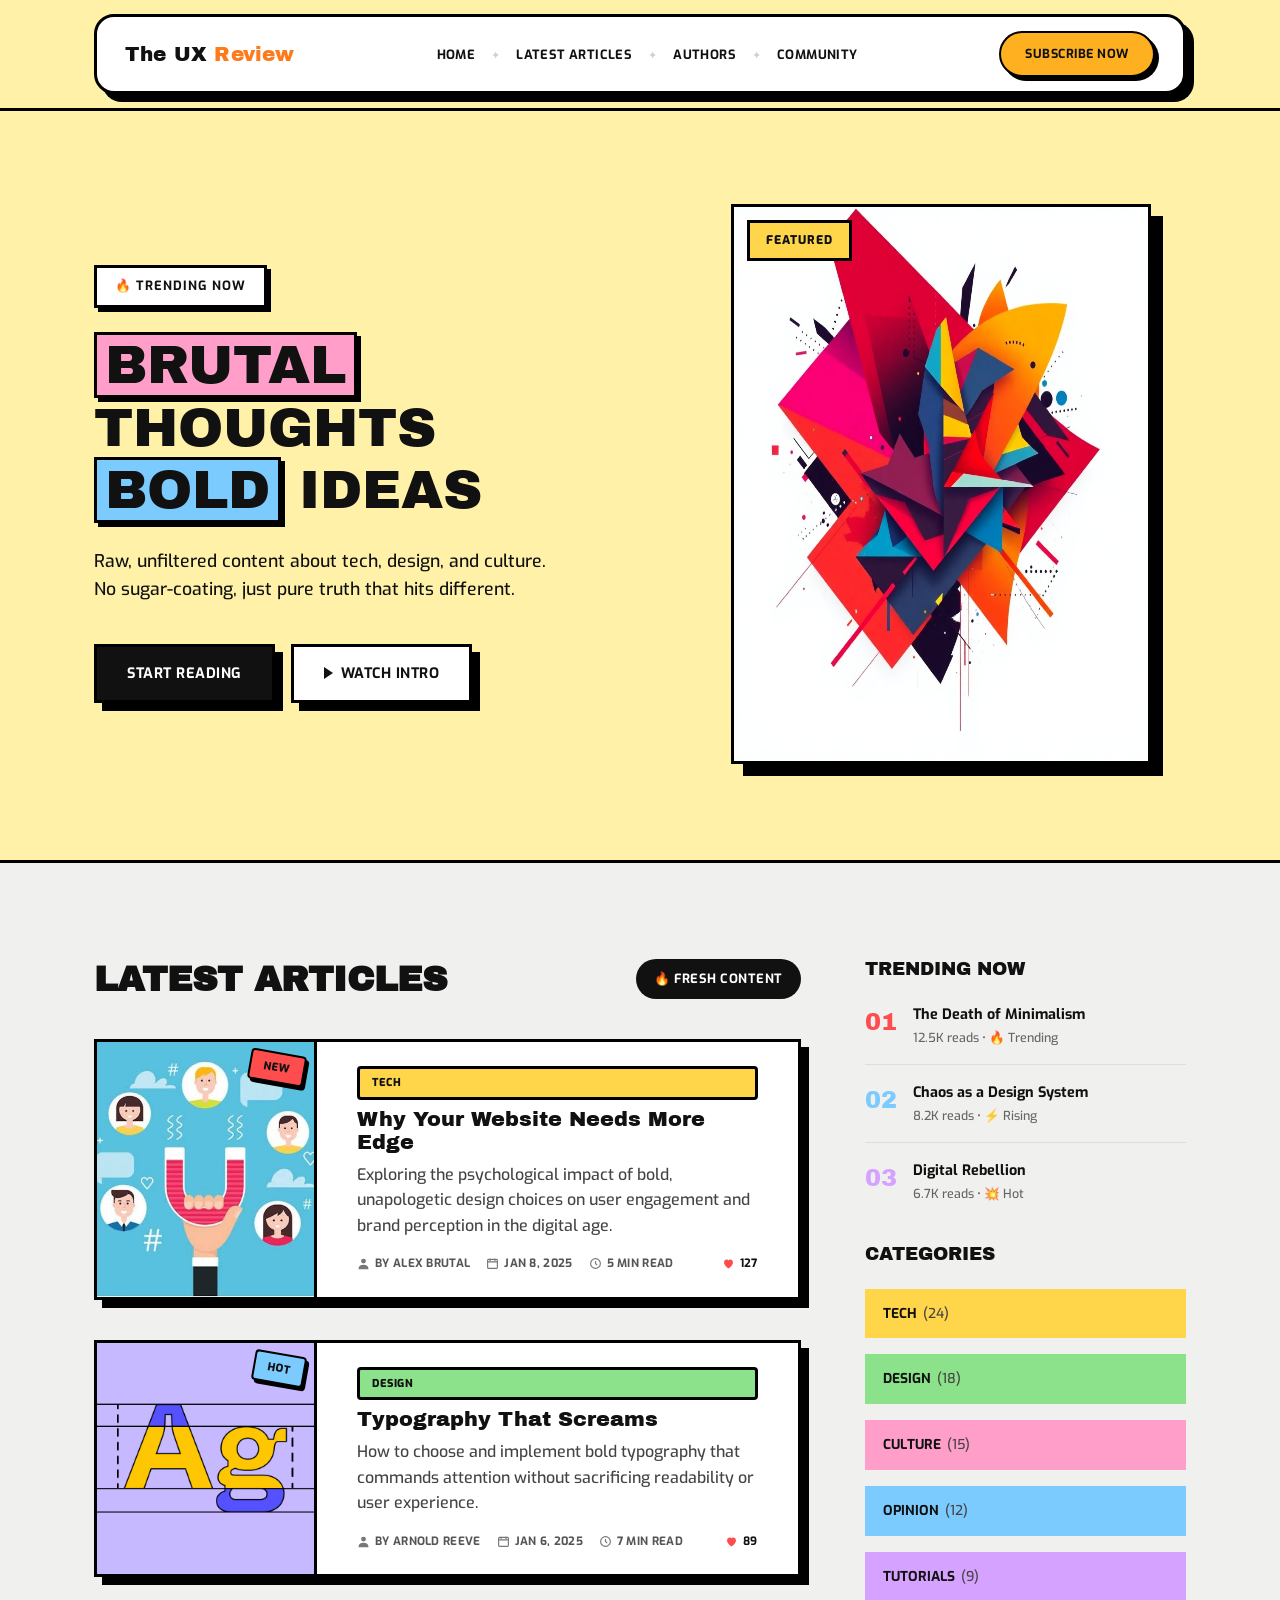
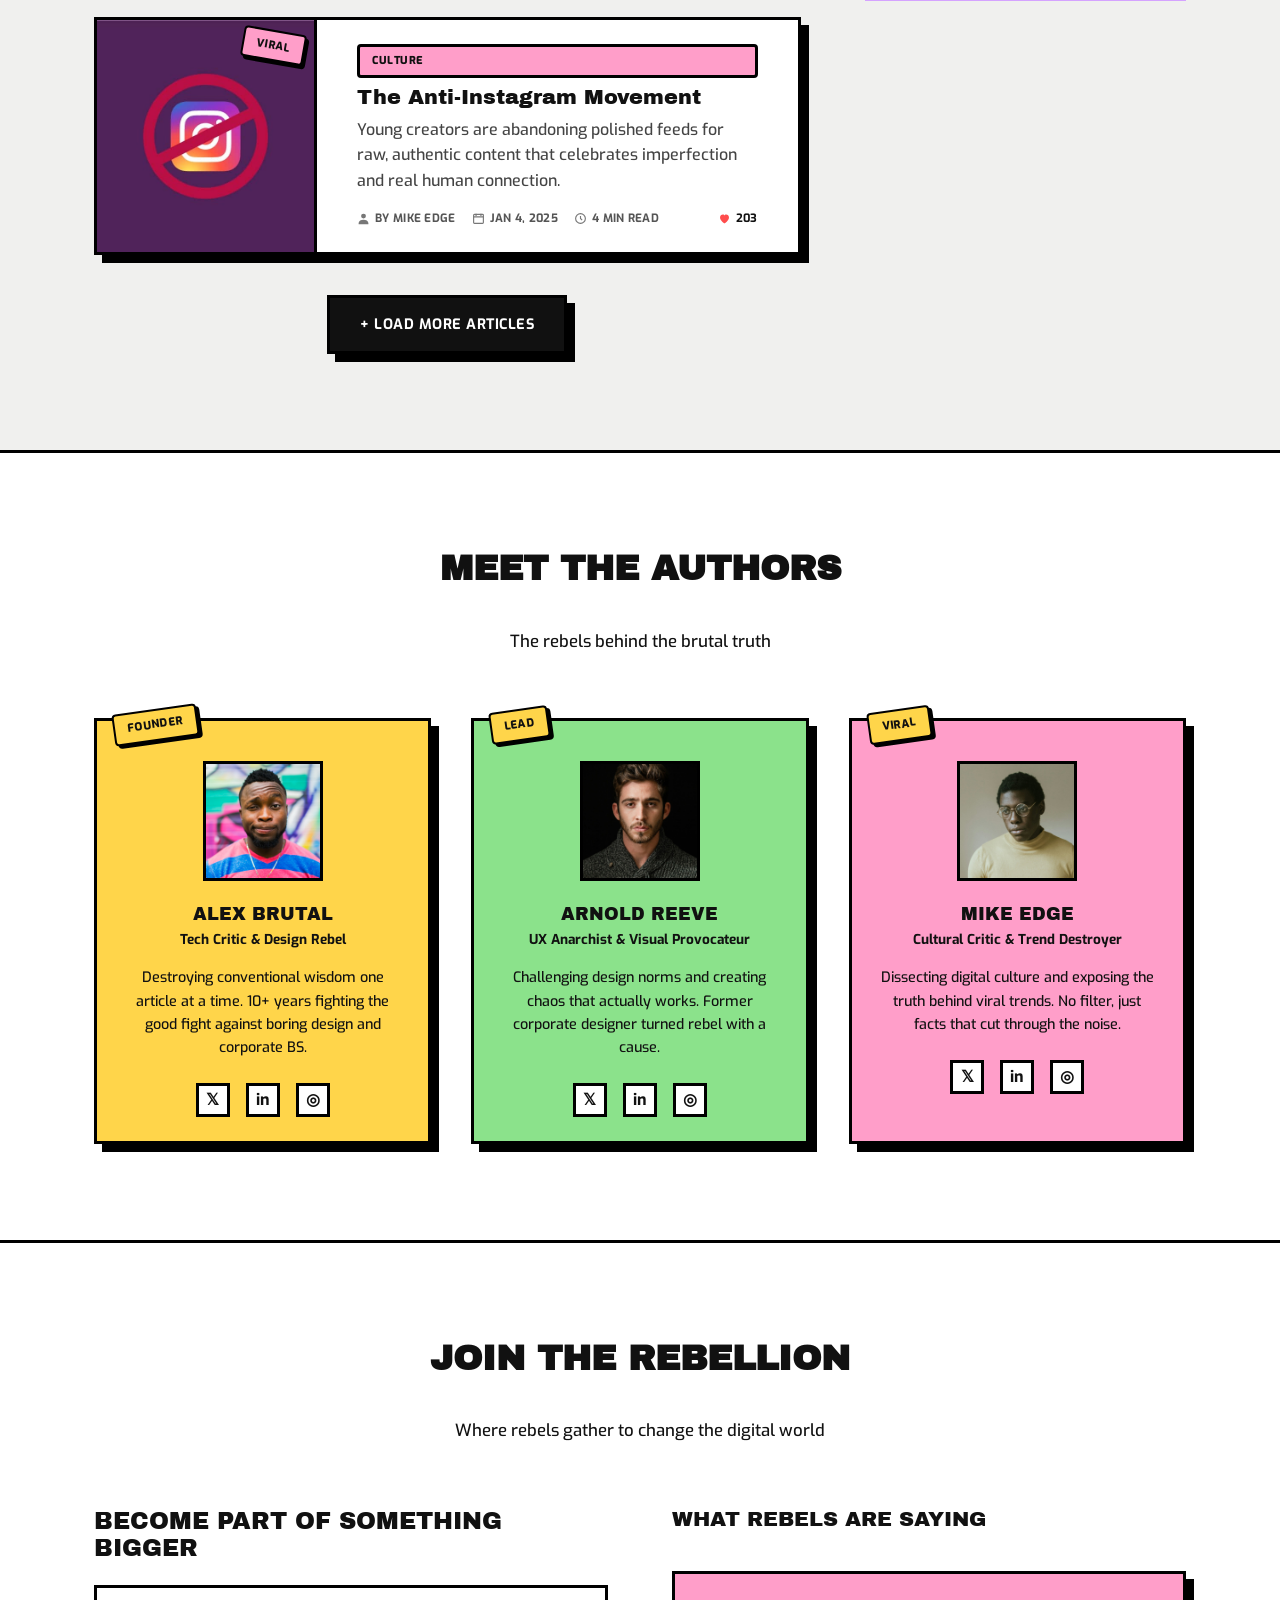
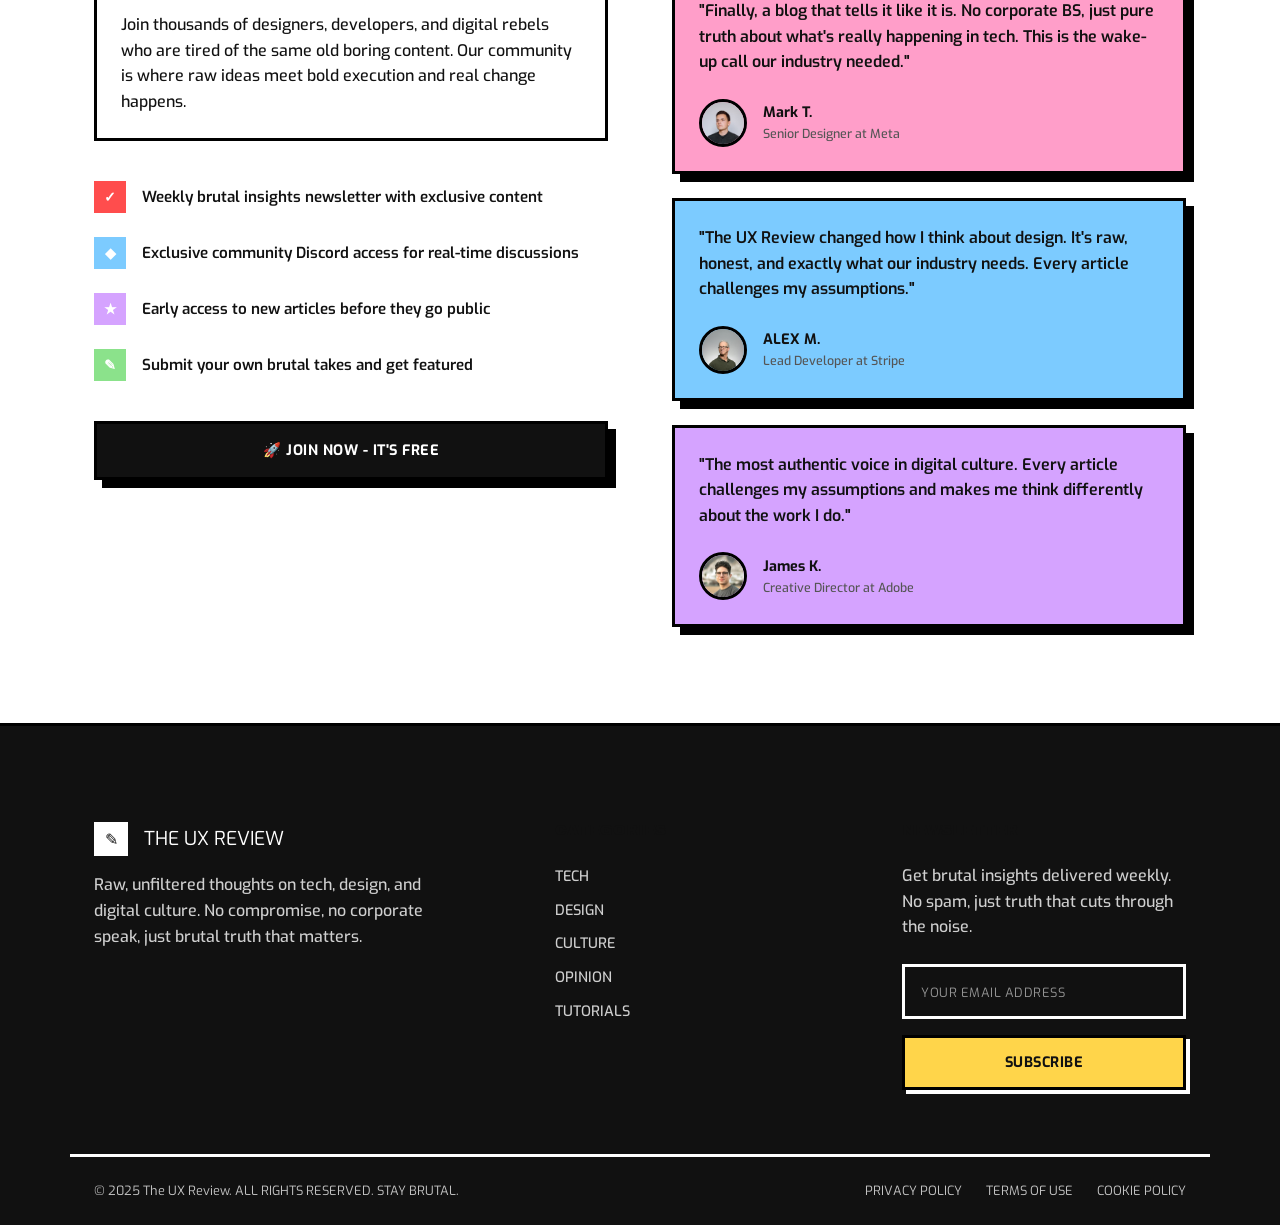
<file: mostafa-mahmoud-salah-Saturday-10-4-Assignment4/index.html>
<!DOCTYPE html>
<html lang="en">
<head>
  <meta charset="UTF-8">
  <meta name="viewport" content="width=device-width, initial-scale=1.0">
  <title>The UX Review — Brutal Thoughts, Bold Ideas</title>
  <meta name="description" content="Raw, unfiltered content about tech, design, and culture. No sugar-coating, just pure truth that hits different.">
  <link rel="preconnect" href="https://fonts.googleapis.com">
  <link href="https://fonts.googleapis.com/css2?family=Archivo+Black&family=Exo:wght@400;500;600;700;800&display=swap" rel="stylesheet">
  <link rel="stylesheet" href="./css/style.css">
  <link rel="stylesheet" href="./css/media.css">
</head>
<body>

  <!-- NAVIGATION  -->
  <header class="site-header" id="top">
    <div class="header-bar-wrap">
      <div class="header-bar">
        <a href="#hero" class="logo">The UX <span class="logo-accent">Review</span></a>

        <nav class="nav" aria-label="Primary">
          <ul class="nav-list" id="mobile-menu">
            <li class="nav-item"><a href="#hero">HOME</a></li>
            <li class="nav-item"><a href="#latest-articles">LATEST ARTICLES</a></li>
            <li class="nav-item"><a href="#authors">AUTHORS</a></li>
            <li class="nav-item"><a href="#community">COMMUNITY</a></li>
            <li class="nav-close-item"><a href="#top" class="nav-close">CLOSE ✕</a></li>
          </ul>
        </nav>

        <a href="#footer" class="btn btn-pill nav-cta">SUBSCRIBE NOW</a>

        <a href="#mobile-menu" class="menu-toggle" aria-label="Open menu">
          <span class="menu-toggle-bar"></span>
          <span class="menu-toggle-bar"></span>
          <span class="menu-toggle-bar"></span>
          <small class="menu-toggle-label">MENU</small>
        </a>
      </div>
    </div>
  </header>

  <main>

    <!--HERO-->
    <section class="hero" id="hero">
      <div class="container hero-inner">
        <div class="hero-copy">
          <p class="eyebrow">🔥 TRENDING NOW</p>
          <h1 class="hero-title">
            <span class="line"><span class="hl hl-pink">BRUTAL</span> THOUGHTS</span>
            <span class="line"><span class="hl hl-blue">BOLD</span> IDEAS</span>
          </h1>
          <p class="hero-text">Raw, unfiltered content about tech, design, and culture. No sugar-coating, just pure truth that hits different.</p>
          <div class="hero-actions">
            <a href="#latest-articles" class="btn">START READING</a>
            <a href="#" class="btn btn-outline">
              <span class="play-icon" aria-hidden="true"></span> WATCH INTRO
            </a>
          </div>
        </div>

        <div class="hero-media">
          <figure class="hero-figure">
            <img class="hero-img" src="./images/FEATURED.png" alt="Abstract brutalist geometric shapes in bold contrasting colors" width="700" height="560">
            <figcaption class="hero-badge">FEATURED</figcaption>
          </figure>
        </div>
      </div>
    </section>

    <!--  LATEST ARTICLES + SIDEBAR -->
    <section class="latest" id="latest-articles">
      <div class="container latest-inner">

        <div class="latest-main">
          <div class="latest-heading-row">
            <h2 class="section-title">LATEST ARTICLES</h2>
            <span class="fresh-badge">🔥 FRESH CONTENT</span>
          </div>

          <div class="article-grid">

            <article class="post-card">
              <figure class="post-figure">
                <img class="post-img" src="./images/Why Your Website Needs More Edge.jpg" alt="Bold website design with sharp edges and contrasting colors" width="360" height="300">
                <span class="tag tag-new">NEW</span>
              </figure>
              <div class="post-body">
                <span class="tag tag-cat cat-tech">TECH</span>
                <h3 class="post-title">Why Your Website Needs More Edge</h3>
                <p class="post-excerpt">Exploring the psychological impact of bold, unapologetic design choices on user engagement and brand perception in the digital age.</p>
                <div class="post-meta">
                  <span class="post-meta-item"><svg class="meta-icon" viewBox="0 0 16 16" aria-hidden="true"><path d="M8 8a3 3 0 1 0 0-6 3 3 0 0 0 0 6Zm0 1.5c-3 0-6 1.5-6 4V15h12v-1.5c0-2.5-3-4-6-4Z" fill="currentColor"/></svg>BY ALEX BRUTAL</span>
                  <span class="post-meta-item"><svg class="meta-icon" viewBox="0 0 16 16" aria-hidden="true"><rect x="2" y="3" width="12" height="11" rx="1" fill="none" stroke="currentColor" stroke-width="1.4"/><path d="M2 6h12M5 2v3M11 2v3" stroke="currentColor" stroke-width="1.4"/></svg>JAN 8, 2025</span>
                  <span class="post-meta-item"><svg class="meta-icon" viewBox="0 0 16 16" aria-hidden="true"><circle cx="8" cy="8" r="6" fill="none" stroke="currentColor" stroke-width="1.4"/><path d="M8 5v3l2 2" stroke="currentColor" stroke-width="1.4" fill="none"/></svg>5 MIN READ</span>
                  <span class="post-stat"><svg class="meta-icon heart-icon" viewBox="0 0 16 16" aria-hidden="true"><path d="M8 14s-5.5-3.4-5.5-7.3C2.5 4.6 4.1 3 6 3c1 0 1.9.5 2 1.4C8.1 3.5 9 3 10 3c1.9 0 3.5 1.6 3.5 3.7C13.5 10.6 8 14 8 14Z" fill="currentColor"/></svg>127</span>
                </div>
              </div>
            </article>

            <article class="post-card">
              <figure class="post-figure">
                <img class="post-img" src="./images/typography.png" alt="Bold typography design with experimental fonts and creative lettering" width="360" height="300">
                <span class="tag tag-hot">HOT</span>
              </figure>
              <div class="post-body">
                <span class="tag tag-cat cat-design">DESIGN</span>
                <h3 class="post-title">Typography That Screams</h3>
                <p class="post-excerpt">How to choose and implement bold typography that commands attention without sacrificing readability or user experience.</p>
                <div class="post-meta">
                  <span class="post-meta-item"><svg class="meta-icon" viewBox="0 0 16 16" aria-hidden="true"><path d="M8 8a3 3 0 1 0 0-6 3 3 0 0 0 0 6Zm0 1.5c-3 0-6 1.5-6 4V15h12v-1.5c0-2.5-3-4-6-4Z" fill="currentColor"/></svg>BY ARNOLD REEVE</span>
                  <span class="post-meta-item"><svg class="meta-icon" viewBox="0 0 16 16" aria-hidden="true"><rect x="2" y="3" width="12" height="11" rx="1" fill="none" stroke="currentColor" stroke-width="1.4"/><path d="M2 6h12M5 2v3M11 2v3" stroke="currentColor" stroke-width="1.4"/></svg>JAN 6, 2025</span>
                  <span class="post-meta-item"><svg class="meta-icon" viewBox="0 0 16 16" aria-hidden="true"><circle cx="8" cy="8" r="6" fill="none" stroke="currentColor" stroke-width="1.4"/><path d="M8 5v3l2 2" stroke="currentColor" stroke-width="1.4" fill="none"/></svg>7 MIN READ</span>
                  <span class="post-stat"><svg class="meta-icon heart-icon" viewBox="0 0 16 16" aria-hidden="true"><path d="M8 14s-5.5-3.4-5.5-7.3C2.5 4.6 4.1 3 6 3c1 0 1.9.5 2 1.4C8.1 3.5 9 3 10 3c1.9 0 3.5 1.6 3.5 3.7C13.5 10.6 8 14 8 14Z" fill="currentColor"/></svg>89</span>
                </div>
              </div>
            </article>

            <article class="post-card">
              <figure class="post-figure">
                <img class="post-img" src="./images/The Anti-Instagram Movement.jpg" alt="Anti-Instagram aesthetic with raw authentic social media content" width="360" height="300">
                <span class="tag tag-viral">VIRAL</span>
              </figure>
              <div class="post-body">
                <span class="tag tag-cat cat-culture">CULTURE</span>
                <h3 class="post-title">The Anti-Instagram Movement</h3>
                <p class="post-excerpt">Young creators are abandoning polished feeds for raw, authentic content that celebrates imperfection and real human connection.</p>
                <div class="post-meta">
                  <span class="post-meta-item"><svg class="meta-icon" viewBox="0 0 16 16" aria-hidden="true"><path d="M8 8a3 3 0 1 0 0-6 3 3 0 0 0 0 6Zm0 1.5c-3 0-6 1.5-6 4V15h12v-1.5c0-2.5-3-4-6-4Z" fill="currentColor"/></svg>BY MIKE EDGE</span>
                  <span class="post-meta-item"><svg class="meta-icon" viewBox="0 0 16 16" aria-hidden="true"><rect x="2" y="3" width="12" height="11" rx="1" fill="none" stroke="currentColor" stroke-width="1.4"/><path d="M2 6h12M5 2v3M11 2v3" stroke="currentColor" stroke-width="1.4"/></svg>JAN 4, 2025</span>
                  <span class="post-meta-item"><svg class="meta-icon" viewBox="0 0 16 16" aria-hidden="true"><circle cx="8" cy="8" r="6" fill="none" stroke="currentColor" stroke-width="1.4"/><path d="M8 5v3l2 2" stroke="currentColor" stroke-width="1.4" fill="none"/></svg>4 MIN READ</span>
                  <span class="post-stat"><svg class="meta-icon heart-icon" viewBox="0 0 16 16" aria-hidden="true"><path d="M8 14s-5.5-3.4-5.5-7.3C2.5 4.6 4.1 3 6 3c1 0 1.9.5 2 1.4C8.1 3.5 9 3 10 3c1.9 0 3.5 1.6 3.5 3.7C13.5 10.6 8 14 8 14Z" fill="currentColor"/></svg>203</span>
                </div>
              </div>
            </article>

          </div>

          <a href="#" class="btn load-more">+ LOAD MORE ARTICLES</a>
        </div>

        <aside class="sidebar" aria-label="Trending and categories">
          <div class="sidebar-card">
            <h3 class="sidebar-title">TRENDING NOW</h3>
            <ol class="trend-list">
              <li class="trend-item">
                <span class="trend-num trend-num-red">01</span>
                <div>
                  <p class="trend-title">The Death of Minimalism</p>
                  <p class="trend-meta">12.5K reads &bull; 🔥 Trending</p>
                </div>
              </li>
              <li class="trend-item">
                <span class="trend-num trend-num-blue">02</span>
                <div>
                  <p class="trend-title">Chaos as a Design System</p>
                  <p class="trend-meta">8.2K reads &bull; ⚡ Rising</p>
                </div>
              </li>
              <li class="trend-item">
                <span class="trend-num trend-num-purple">03</span>
                <div>
                  <p class="trend-title">Digital Rebellion</p>
                  <p class="trend-meta">6.7K reads &bull; 💥 Hot</p>
                </div>
              </li>
            </ol>
          </div>

          <div class="sidebar-card">
            <h3 class="sidebar-title">CATEGORIES</h3>
            <ul class="category-list">
              <li><a href="#" class="category-chip chip-yellow">TECH <span>(24)</span></a></li>
              <li><a href="#" class="category-chip chip-green">DESIGN <span>(18)</span></a></li>
              <li><a href="#" class="category-chip chip-pink">CULTURE <span>(15)</span></a></li>
              <li><a href="#" class="category-chip chip-blue">OPINION <span>(12)</span></a></li>
              <li><a href="#" class="category-chip chip-purple">TUTORIALS <span>(9)</span></a></li>
            </ul>
          </div>
        </aside>

      </div>
    </section>

    <!-- ============ AUTHORS ============ -->
    <section class="authors" id="authors">
      <div class="container">
        <div class="section-head">
          <h2 class="section-title">MEET THE AUTHORS</h2>
          <p class="section-subtitle">The rebels behind the brutal truth</p>
        </div>

        <div class="author-grid">

          <article class="author-card card-yellow">
            <span class="author-tag">FOUNDER</span>
            <img class="author-photo" src="./images/ALEX BRUTAL.jpg" alt="Portrait of Alex Brutal" width="240" height="240">
            <h3 class="author-name">ALEX BRUTAL</h3>
            <p class="author-role">Tech Critic &amp; Design Rebel</p>
            <p class="author-bio">Destroying conventional wisdom one article at a time. 10+ years fighting the good fight against boring design and corporate BS.</p>
            <ul class="author-social">
              <li><a href="https://twitter.com" target="_blank" rel="noopener" aria-label="Alex Brutal on Twitter">𝕏</a></li>
              <li><a href="https://linkedin.com" target="_blank" rel="noopener" aria-label="Alex Brutal on LinkedIn">in</a></li>
              <li><a href="https://instagram.com" target="_blank" rel="noopener" aria-label="Alex Brutal on Instagram">◎</a></li>
            </ul>
          </article>

          <article class="author-card card-green">
            <span class="author-tag">LEAD</span>
            <img class="author-photo" src="./images/Arnold Reeve.jpg" alt="Portrait of Arnold Reeve" width="240" height="240">
            <h3 class="author-name">ARNOLD REEVE</h3>
            <p class="author-role">UX Anarchist &amp; Visual Provocateur</p>
            <p class="author-bio">Challenging design norms and creating chaos that actually works. Former corporate designer turned rebel with a cause.</p>
            <ul class="author-social">
              <li><a href="https://twitter.com" target="_blank" rel="noopener" aria-label="Arnold Reeve on Twitter">𝕏</a></li>
              <li><a href="https://linkedin.com" target="_blank" rel="noopener" aria-label="Arnold Reeve on LinkedIn">in</a></li>
              <li><a href="https://instagram.com" target="_blank" rel="noopener" aria-label="Arnold Reeve on Instagram">◎</a></li>
            </ul>
          </article>

          <article class="author-card card-pink">
            <span class="author-tag">VIRAL</span>
            <img class="author-photo" src="./images/MIKE EDGE.jpg" alt="Portrait of Mike Edge" width="240" height="240">
            <h3 class="author-name">MIKE EDGE</h3>
            <p class="author-role">Cultural Critic &amp; Trend Destroyer</p>
            <p class="author-bio">Dissecting digital culture and exposing the truth behind viral trends. No filter, just facts that cut through the noise.</p>
            <ul class="author-social">
              <li><a href="https://twitter.com" target="_blank" rel="noopener" aria-label="Mike Edge on Twitter">𝕏</a></li>
              <li><a href="https://linkedin.com" target="_blank" rel="noopener" aria-label="Mike Edge on LinkedIn">in</a></li>
              <li><a href="https://instagram.com" target="_blank" rel="noopener" aria-label="Mike Edge on Instagram">◎</a></li>
            </ul>
          </article>

        </div>
      </div>
    </section>

    <!-- ============ COMMUNITY ============ -->
    <section class="community" id="community">
      <div class="container">
        <div class="section-head">
          <h2 class="section-title">JOIN THE REBELLION</h2>
          <p class="section-subtitle">Where rebels gather to change the digital world</p>
        </div>

        <div class="community-inner">
          <div class="community-left">
            <h3 class="community-heading">BECOME PART OF SOMETHING BIGGER</h3>

            <div class="community-box">
              <p class="community-text">Join thousands of designers, developers, and digital rebels who are tired of the same old boring content. Our community is where raw ideas meet bold execution and real change happens.</p>
            </div>

            <ul class="benefit-list">
              <li><span class="benefit-icon icon-red">✓</span>Weekly brutal insights newsletter with exclusive content</li>
              <li><span class="benefit-icon icon-blue">◆</span>Exclusive community Discord access for real-time discussions</li>
              <li><span class="benefit-icon icon-purple">★</span>Early access to new articles before they go public</li>
              <li><span class="benefit-icon icon-green">✎</span>Submit your own brutal takes and get featured</li>
            </ul>

            <a href="#footer" class="btn btn-block">🚀 JOIN NOW - IT'S FREE</a>
          </div>

          <div class="community-right">
            <h3 class="testimonial-heading">WHAT REBELS ARE SAYING</h3>

            <blockquote class="testimonial-card card-pink">
              <p class="testimonial-quote">"Finally, a blog that tells it like it is. No corporate BS, just pure truth about what's really happening in tech. This is the wake-up call our industry needed."</p>
              <footer class="testimonial-author">
                <img class="testimonial-avatar" src="./images/Mark T.avif" alt="Portrait of Mark T." width="80" height="80">
                <div>
                  <p class="testimonial-name">Mark T.</p>
                  <p class="testimonial-role">Senior Designer at Meta</p>
                </div>
              </footer>
            </blockquote>

            <blockquote class="testimonial-card card-blue">
              <p class="testimonial-quote">"The UX Review changed how I think about design. It's raw, honest, and exactly what our industry needs. Every article challenges my assumptions."</p>
              <footer class="testimonial-author">
                <img class="testimonial-avatar" src="./images/ALEX M .jpg" alt="Portrait of Alex M." width="80" height="80">
                <div>
                  <p class="testimonial-name">ALEX M.</p>
                  <p class="testimonial-role">Lead Developer at Stripe</p>
                </div>
              </footer>
            </blockquote>

            <blockquote class="testimonial-card card-purple">
              <p class="testimonial-quote">"The most authentic voice in digital culture. Every article challenges my assumptions and makes me think differently about the work I do."</p>
              <footer class="testimonial-author">
                <img class="testimonial-avatar" src="./images/James K..avif" alt="Portrait of James K." width="80" height="80">
                <div>
                  <p class="testimonial-name">James K.</p>
                  <p class="testimonial-role">Creative Director at Adobe</p>
                </div>
              </footer>
            </blockquote>
          </div>
        </div>
      </div>
    </section>

  </main>

  <!-- FOOTER  -->
  <footer class="site-footer" id="footer">
    <div class="container footer-inner">
      <div class="footer-col footer-brand">
        <div class="footer-logo-row">
          <span class="footer-icon" aria-hidden="true">✎</span>
          <p class="footer-logo">THE UX REVIEW</p>
        </div>
        <p class="footer-tagline">Raw, unfiltered thoughts on tech, design, and digital culture. No compromise, no corporate speak, just brutal truth that matters.</p>
      </div>

      <div class="footer-col">
        <h3 class="footer-heading">CATEGORIES</h3>
        <ul class="footer-list">
          <li><a href="#">TECH</a></li>
          <li><a href="#">DESIGN</a></li>
          <li><a href="#">CULTURE</a></li>
          <li><a href="#">OPINION</a></li>
          <li><a href="#">TUTORIALS</a></li>
        </ul>
      </div>

      <div class="footer-col">
        <h3 class="footer-heading">NEWSLETTER</h3>
        <p class="footer-text">Get brutal insights delivered weekly. No spam, just truth that cuts through the noise.</p>
        <form class="footer-form" action="#">
          <label class="visually-hidden" for="footer-email">Email address</label>
          <input type="email" id="footer-email" class="footer-input" placeholder="YOUR EMAIL ADDRESS" required>
          <button type="submit" class="btn footer-btn">SUBSCRIBE</button>
        </form>
      </div>
    </div>

    <div class="container footer-bottom">
      <p>© 2025 The UX Review. ALL RIGHTS RESERVED. STAY BRUTAL.</p>
      <ul class="footer-legal">
        <li><a href="#">PRIVACY POLICY</a></li>
        <li><a href="#">TERMS OF USE</a></li>
        <li><a href="#">COOKIE POLICY</a></li>
      </ul>
    </div>
  </footer>

</body>
</html>
</file>
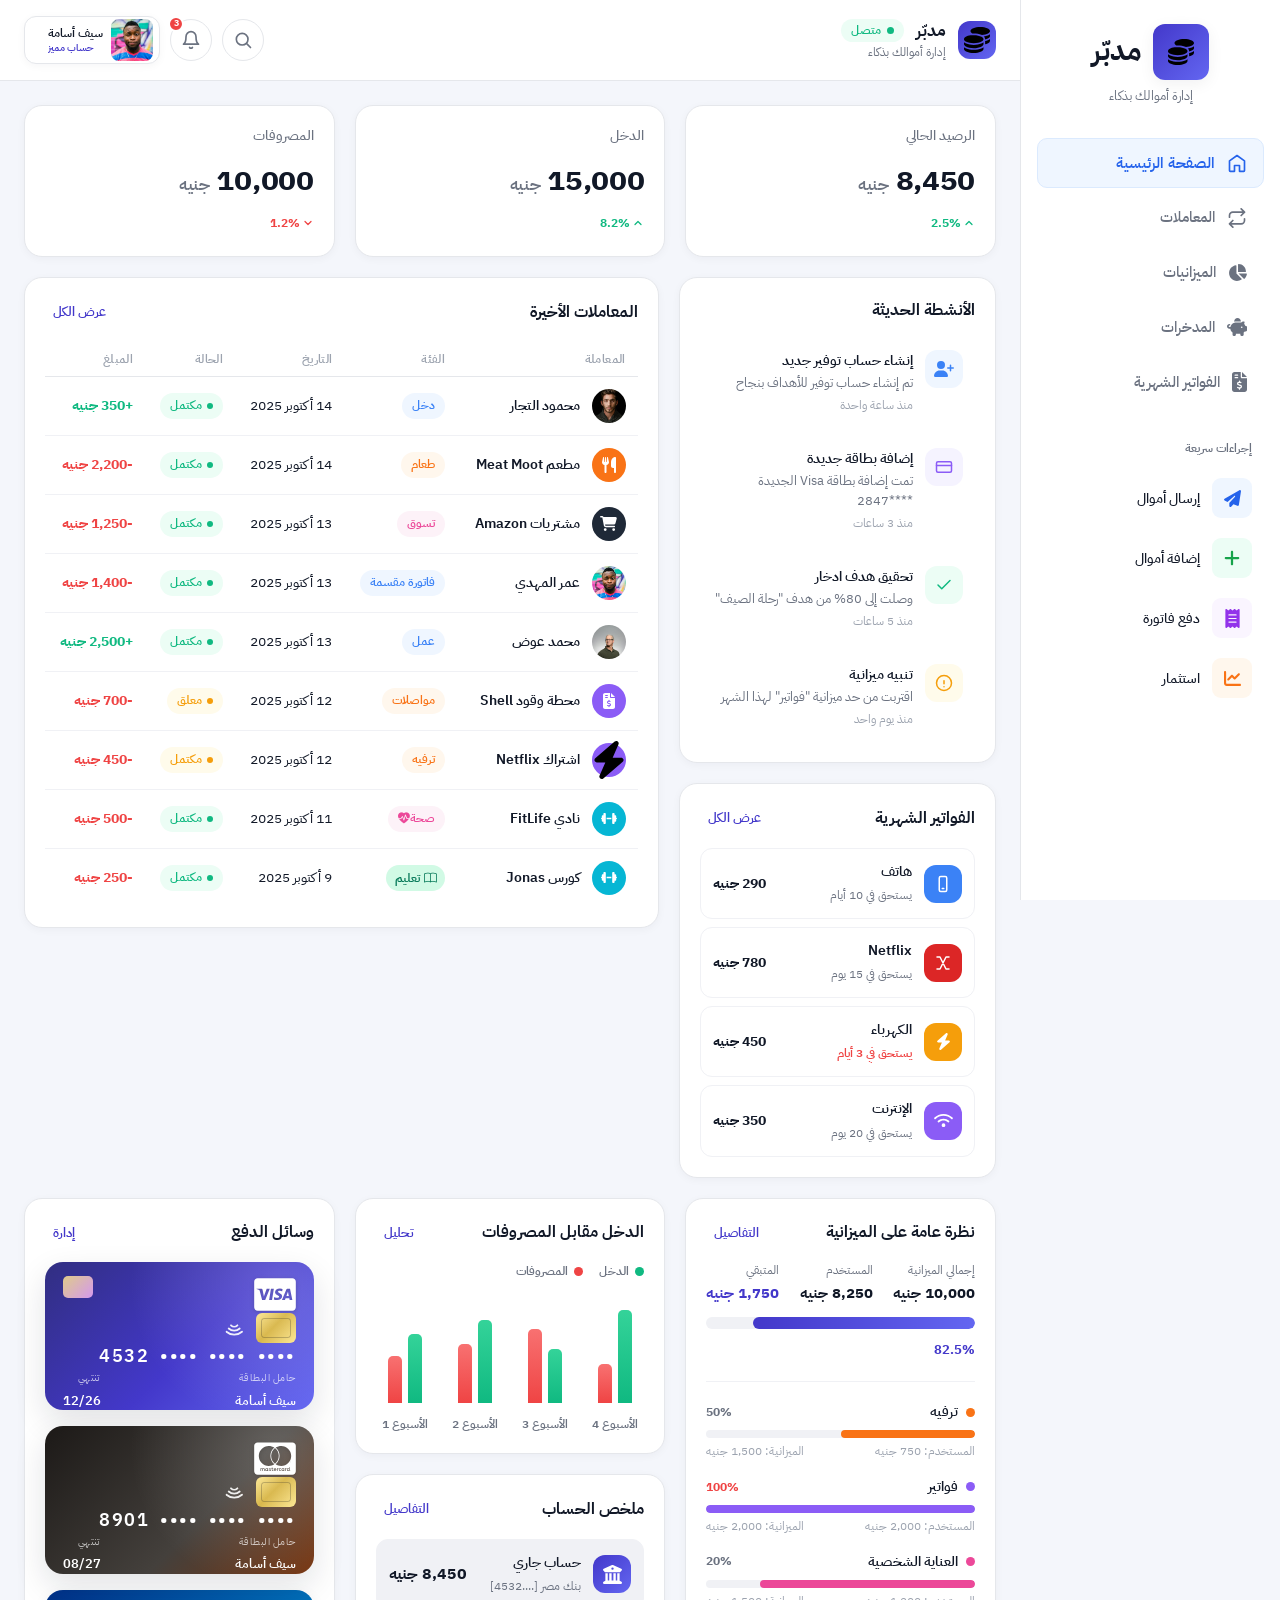
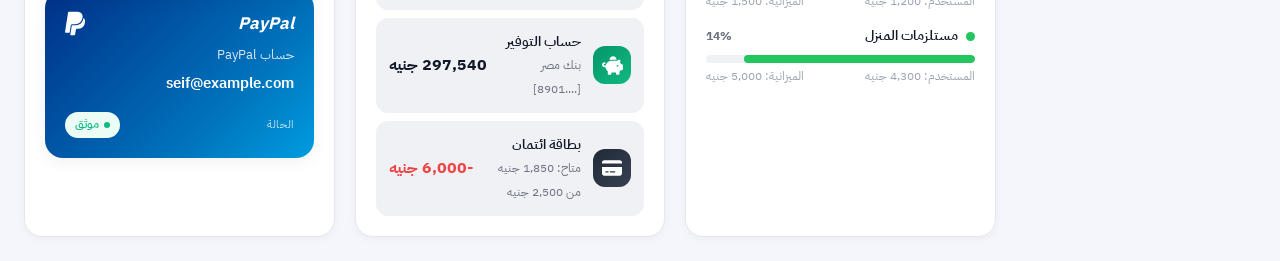
<file: mostafa-mahmoud-salah-Saturday-10-4-Assignment5/index.html>
<!DOCTYPE html>
<html lang="ar" dir="rtl">
<head>
<meta charset="UTF-8">
<meta name="viewport" content="width=device-width, initial-scale=1.0">
<title >مدبّر | لوحة إدارة الأموال</title>
    <!-- Favicon -->
    <link
        rel="icon"
        type="image/png"
        href="./images/fav-icon.png"
    >
  <!-- IBM Plex Sans Arabic -->
  <link rel="preconnect" href="https://fonts.googleapis.com">
  <link rel="preconnect" href="https://fonts.gstatic.com" crossorigin>
     <!-- bootstarp icons  -->
    <link
      rel="stylesheet"
      href="https://cdn.jsdelivr.net/npm/bootstrap-icons@1.11.3/font/bootstrap-icons.min.css"
    />
  <link
    href="https://fonts.googleapis.com/css2?family=IBM+Plex+Sans+Arabic:wght@400;500;600;700;800&display=swap"
    rel="stylesheet"
  >
    <!-- css external -->
  <link rel="stylesheet" href="css/style.css">
  <link rel="stylesheet" href="css/media.css">
</head>
<body>

<div class="dashboard">

  <!--SIDEBAR -->
  <nav class="sidebar" id="sidebar" aria-label="التنقل الرئيسي">
    <div class="sidebar__brand">
      <div class="sidebar__brand-top">
        <span class="brand-icon" aria-hidden="true">
         <img src="images/coins.svg" alt="Coins" width="26" height="26">
        </span>
        <h1 class="sidebar__brand-name">مدبّر</h1>
      </div>
      <p class="sidebar__brand-subtitle">إدارة أموالك بذكاء</p>
    </div>

    <div class="sidebar__section">
      <ul class="nav-list">
        <li>
          <a href="#" class="nav-item nav-item--active" aria-current="page">
            <span class="nav-item__icon" aria-hidden="true">
              <svg viewBox="0 0 24 24" width="20" height="20" fill="none" stroke="currentColor" stroke-width="2" stroke-linecap="round" stroke-linejoin="round"><path d="M3 9.5 12 3l9 6.5V21a1 1 0 0 1-1 1h-5v-7H9v7H4a1 1 0 0 1-1-1z"/></svg>
            </span>
            <span class="nav-item__label">الصفحة الرئيسية</span>
          </a>
        </li>
        <li>
          <a href="#" class="nav-item">
            <span class="nav-item__icon" aria-hidden="true">
              <svg viewBox="0 0 24 24" width="20" height="20" fill="none" stroke="currentColor" stroke-width="2" stroke-linecap="round" stroke-linejoin="round"><path d="M17 1l4 4-4 4M3 11V9a4 4 0 0 1 4-4h14M7 23l-4-4 4-4M21 13v2a4 4 0 0 1-4 4H3"/></svg>
            </span>
            <span class="nav-item__label">المعاملات</span>
          </a>
        </li>
        <li>
          <a href="#" class="nav-item">
            <span class="nav-item__icon" aria-hidden="true">
              <svg viewBox="0 0 576 512" width="19" height="17" fill="currentColor"><path d="M304 240V16.6c0-9 7-16.6 16-16.6C443.7 0 544 100.3 544 224c0 9-7.6 16-16.6 16H304zM32 272C32 150.7 122.1 50.3 239 34.3c9.2-1.3 17 6.1 17 15.4V288L412.5 444.5c6.7 6.7 6.2 17.7-1.5 23.1C371.8 495.6 323.8 512 272 512C139.5 512 32 404.6 32 272zm526.4 16c9.3 0 16.6 7.8 15.4 17c-7.7 55.9-34.6 105.6-73.9 142.3c-6 5.6-15.4 5.2-21.2-.7L320 288H558.4z"/></svg>
            </span>
            <span class="nav-item__label">الميزانيات</span>
          </a>
        </li>
        <li>
          <a href="#" class="nav-item">
            <span class="nav-item__icon" aria-hidden="true">
              <svg viewBox="0 0 576 512" width="20" height="18" fill="currentColor"><path d="M400 96l0 .7c-5.3-.4-10.6-.7-16-.7H256c-16.5 0-32.5 2.1-47.8 6c-.1-2-.2-4-.2-6c0-53 43-96 96-96s96 43 96 96zm-16 32c3.5 0 7 .1 10.4 .3c4.2 .3 8.4 .7 12.6 1.3C424.6 109.1 450.8 96 480 96h11.5c10.4 0 18 9.8 15.5 19.9l-13.8 55.2c15.8 14.8 28.7 32.8 37.5 52.9H544c17.7 0 32 14.3 32 32v96c0 17.7-14.3 32-32 32H512c-9.1 12.1-19.9 22.9-32 32v64c0 17.7-14.3 32-32 32H416c-17.7 0-32-14.3-32-32V448H256v32c0 17.7-14.3 32-32 32H192c-17.7 0-32-14.3-32-32V416c-34.9-26.2-58.7-66.3-63.2-112H68c-37.6 0-68-30.4-68-68s30.4-68 68-68h4c13.3 0 24 10.7 24 24s-10.7 24-24 24H68c-11 0-20 9-20 20s9 20 20 20H99.2c12.1-59.8 57.7-107.5 116.3-122.8c12.9-3.4 26.5-5.2 40.5-5.2H384zm64 136a24 24 0 1 0 -48 0 24 24 0 1 0 48 0z"/></svg>
            </span>
            <span class="nav-item__label">المدخرات</span>
          </a>
        </li>
        <li>
          <a href="#" class="nav-item">
            <span class="nav-item__icon" aria-hidden="true">
              <svg viewBox="0 0 384 512" width="15" height="20" fill="currentColor"><path d="M64 0C28.7 0 0 28.7 0 64V448c0 35.3 28.7 64 64 64H320c35.3 0 64-28.7 64-64V160H256c-17.7 0-32-14.3-32-32V0H64zM256 0V128H384L256 0zM64 80c0-8.8 7.2-16 16-16h64c8.8 0 16 7.2 16 16s-7.2 16-16 16H80c-8.8 0-16-7.2-16-16zm0 64c0-8.8 7.2-16 16-16h64c8.8 0 16 7.2 16 16s-7.2 16-16 16H80c-8.8 0-16-7.2-16-16zm128 72c8.8 0 16 7.2 16 16v17.3c8.5 1.2 16.7 3.1 24.1 5.1c8.5 2.3 13.6 11 11.3 19.6s-11 13.6-19.6 11.3c-11.1-3-22-5.2-32.1-5.3c-8.4-.1-17.4 1.8-23.6 5.5c-5.7 3.4-8.1 7.3-8.1 12.8c0 3.7 1.3 6.5 7.3 10.1c6.9 4.1 16.6 7.1 29.2 10.9l.5 .1 0 0 0 0c11.3 3.4 25.3 7.6 36.3 14.6c12.1 7.6 22.4 19.7 22.7 38.2c.3 19.3-9.6 33.3-22.9 41.6c-7.7 4.8-16.4 7.6-25.1 9.1V440c0 8.8-7.2 16-16 16s-16-7.2-16-16V422.2c-11.2-2.1-21.7-5.7-30.9-8.9l0 0c-2.1-.7-4.2-1.4-6.2-2.1c-8.4-2.8-12.9-11.9-10.1-20.2s11.9-12.9 20.2-10.1c2.5 .8 4.8 1.6 7.1 2.4l0 0 0 0 0 0c13.6 4.6 24.6 8.4 36.3 8.7c9.1 .3 17.9-1.7 23.7-5.3c5.1-3.2 7.9-7.3 7.8-14c-.1-4.6-1.8-7.8-7.7-11.6c-6.8-4.3-16.5-7.4-29-11.2l-1.6-.5 0 0c-11-3.3-24.3-7.3-34.8-13.7c-12-7.2-22.6-18.9-22.7-37.3c-.1-19.4 10.8-32.8 23.8-40.5c7.5-4.4 15.8-7.2 24.1-8.7V232c0-8.8 7.2-16 16-16z"/></svg>
            </span>
            <span class="nav-item__label">الفواتير الشهرية</span>
          </a>
        </li>
      </ul>
    </div>

    <div class="sidebar__section">
      <span class="sidebar__section-title">إجراءات سريعة</span>
      <ul class="nav-list nav-list--quick">
        <li>
          <button type="button" class="quick-action">
            <span class="quick-action__icon quick-action__icon--send" aria-hidden="true">
              <svg viewBox="0 0 512 512" width="17" height="17" fill="currentColor"><path d="M498.1 5.6c10.1 7 15.4 19.1 13.5 31.2l-64 416c-1.5 9.7-7.4 18.2-16 23s-18.9 5.4-28 1.6L284 427.7l-68.5 74.1c-8.9 9.7-22.9 12.9-35.2 8.1S160 493.2 160 480V396.4c0-4 1.5-7.8 4.2-10.7L331.8 202.8c5.8-6.3 5.6-16-.4-22s-15.7-6.4-22-.7L106 360.8 17.7 316.6C7.1 311.3 .3 300.7 0 288.9s5.9-22.8 16.1-28.7l448-256c10.7-6.1 23.9-5.5 34 1.4z"/></svg>
            </span>
            <span>إرسال أموال</span>
          </button>
        </li>
        <li>
          <button type="button" class="quick-action">
            <span class="quick-action__icon quick-action__icon--add" aria-hidden="true">
              <svg viewBox="0 0 448 512" width="16" height="18" fill="currentColor"><path d="M256 80c0-17.7-14.3-32-32-32s-32 14.3-32 32V224H48c-17.7 0-32 14.3-32 32s14.3 32 32 32H192V432c0 17.7 14.3 32 32 32s32-14.3 32-32V288H400c17.7 0 32-14.3 32-32s-14.3-32-32-32H256V80z"/></svg>
            </span>
            <span>إضافة أموال</span>
          </button>
        </li>
        <li>
          <button type="button" class="quick-action">
            <span class="quick-action__icon quick-action__icon--bill" aria-hidden="true">
              <svg viewBox="0 0 384 512" width="15" height="19" fill="currentColor"><path d="M14 2.2C22.5-1.7 32.5-.3 39.6 5.8L80 40.4 120.4 5.8c9-7.7 22.3-7.7 31.2 0L192 40.4 232.4 5.8c9-7.7 22.3-7.7 31.2 0L304 40.4 344.4 5.8c7.1-6.1 17.1-7.5 25.6-3.6s14 12.4 14 21.8V488c0 9.4-5.5 17.9-14 21.8s-18.5 2.5-25.6-3.6L304 471.6l-40.4 34.6c-9 7.7-22.3 7.7-31.2 0L192 471.6l-40.4 34.6c-9 7.7-22.3 7.7-31.2 0L80 471.6 39.6 506.2c-7.1 6.1-17.1 7.5-25.6 3.6S0 497.4 0 488V24C0 14.6 5.5 6.1 14 2.2zM96 144c-8.8 0-16 7.2-16 16s7.2 16 16 16H288c8.8 0 16-7.2 16-16s-7.2-16-16-16H96zM80 352c0 8.8 7.2 16 16 16H288c8.8 0 16-7.2 16-16s-7.2-16-16-16H96c-8.8 0-16 7.2-16 16zM96 240c-8.8 0-16 7.2-16 16s7.2 16 16 16H288c8.8 0 16-7.2 16-16s-7.2-16-16-16H96z"/></svg>
            </span>
            <span>دفع فاتورة</span>
          </button>
        </li>
        <li>
          <button type="button" class="quick-action">
            <span class="quick-action__icon quick-action__icon--invest" aria-hidden="true">
              <svg viewBox="0 0 512 512" width="17" height="17" fill="currentColor"><path d="M64 64c0-17.7-14.3-32-32-32S0 46.3 0 64V400c0 44.2 35.8 80 80 80H480c17.7 0 32-14.3 32-32s-14.3-32-32-32H80c-8.8 0-16-7.2-16-16V64zm406.6 86.6c12.5-12.5 12.5-32.8 0-45.3s-32.8-12.5-45.3 0L320 210.7l-57.4-57.4c-12.5-12.5-32.8-12.5-45.3 0l-112 112c-12.5 12.5-12.5 32.8 0 45.3s32.8 12.5 45.3 0L240 221.3l57.4 57.4c12.5 12.5 32.8 12.5 45.3 0l128-128z"/></svg>
            </span>
            <span>استثمار</span>
          </button>
        </li>
      </ul>
    </div>
  </nav>

  <!--  MAIN CONTENT  -->
  <div class="main">

    <!-- HEADER  -->
    <header class="header">
      <div class="header__brand">
        <div class="brand-icon brand-icon--sm" aria-hidden="true">
        <img src="images/coins.svg" alt="Coins" width="26" height="26"">
        </div>
        <div>
          <div class="header__title-row">
            <h2>مدبّر</h2>
            <span class="status-pill"><span class="status-dot" aria-hidden="true"></span>متصل</span>
          </div>
          <p class="header__subtitle">إدارة أموالك بذكاء</p>
        </div>
      </div>

      <div class="header__actions">
        <button type="button" class="icon-btn" aria-label="بحث">
          <svg viewBox="0 0 24 24" width="20" height="20" fill="none" stroke="currentColor" stroke-width="2" stroke-linecap="round" stroke-linejoin="round"><circle cx="11" cy="11" r="7"/><path d="m21 21-4.3-4.3"/></svg>
        </button>
        <button type="button" class="icon-btn icon-btn--notif" aria-label="الإشعارات، يوجد إشعارات جديدة">
          <svg viewBox="0 0 24 24" width="20" height="20" fill="none" stroke="currentColor" stroke-width="2" stroke-linecap="round" stroke-linejoin="round"><path d="M18 8a6 6 0 0 0-12 0c0 7-3 9-3 9h18s-3-2-3-9"/><path d="M13.7 21a2 2 0 0 1-3.4 0"/></svg>
          <span class="notif-badge" aria-hidden="true">3</span>
        </button>
        <button type="button" class="user-card">
          <img class="user-card__avatar" src="images/image_2.jpg" alt="" width="40" height="40">
          <span class="user-card__info">
            <span class="user-card__name">سيف أسامة</span>
            <span class="user-card__type">حساب مميز</span>
          </span>
        </button>
      </div>
    </header>

    <!--  DASHBOARD CONTENT  -->
    <main class="dashboard-grid">

      <!-- ---------- SUMMARY CARDS ---------- -->
      <section class="summary-cards" aria-label="ملخص مالي">
        <article class="summary-card">
          <p class="summary-card__label">الرصيد الحالي</p>
          <p class="summary-card__value">8,450 <span>جنيه</span></p>
          <span class="trend trend--up">
            <svg viewBox="0 0 24 24" width="12" height="12" fill="none" stroke="currentColor" stroke-width="2.5" stroke-linecap="round" stroke-linejoin="round"><path d="m18 15-6-6-6 6"/></svg>
            2.5%
          </span>
        </article>

        <article class="summary-card">
          <p class="summary-card__label">الدخل</p>
          <p class="summary-card__value">15,000 <span>جنيه</span></p>
          <span class="trend trend--up">
            <svg viewBox="0 0 24 24" width="12" height="12" fill="none" stroke="currentColor" stroke-width="2.5" stroke-linecap="round" stroke-linejoin="round"><path d="m18 15-6-6-6 6"/></svg>
            8.2%
          </span>
        </article>

        <article class="summary-card">
          <p class="summary-card__label">المصروفات</p>
          <p class="summary-card__value">10,000 <span>جنيه</span></p>
          <span class="trend trend--down">
            <svg viewBox="0 0 24 24" width="12" height="12" fill="none" stroke="currentColor" stroke-width="2.5" stroke-linecap="round" stroke-linejoin="round"><path d="m6 9 6 6 6-6"/></svg>
            1.2%
          </span>
        </article>
      </section>

      <!--  TRANSACTIONS + ACTIVITIES/BILLS  -->
      <div class="dashboard-main-grid">

      <!-- ---------- RECENT TRANSACTIONS ---------- -->
      <section class="card transactions" aria-labelledby="transactions-title">
        <div class="card__header">
          <h3 id="transactions-title">المعاملات الأخيرة</h3>
          <button type="button" class="link-btn">عرض الكل</button>
        </div>
        <div class="table-scroll">
          <table class="transactions-table">
            <thead>
              <tr>
                <th scope="col">المعاملة</th>
                <th scope="col">الفئة</th>
                <th scope="col">التاريخ</th>
                <th scope="col">الحالة</th>
                <th scope="col">المبلغ</th>
              </tr>
            </thead>
            <tbody>
              <tr>
                <td>
                  <div class="tx-entity">
                    <img class="avatar avatar--photo" src="images/image_3.jpg" alt="">
                    <span>محمود التجار</span>
                  </div>
                </td>
                <td><span class="badge badge--blue">دخل</span></td>
                <td>14 أكتوبر 2025</td>
                <td><span class="status status--done">مكتمل</span></td>
                <td class="amount amount--positive">+350 جنيه</td>
              </tr>
              <tr>
                <td>
                  <div class="tx-entity">
                    <span class="avatar avatar--orange">
                      <svg viewBox="0 0 448 512" width="14" height="16" fill="currentColor"><path d="M416 0C400 0 288 32 288 176V288c0 35.3 28.7 64 64 64h32V480c0 17.7 14.3 32 32 32s32-14.3 32-32V352 240 32c0-17.7-14.3-32-32-32zM64 16C64 7.8 57.9 1 49.7 .1S34.2 4.6 32.4 12.5L2.1 148.8C.7 155.1 0 161.5 0 167.9c0 45.9 35.1 83.6 80 87.7V480c0 17.7 14.3 32 32 32s32-14.3 32-32V255.6c44.9-4.1 80-41.8 80-87.7c0-6.4-.7-12.8-2.1-19.1L191.6 12.5c-1.8-8-9.3-13.3-17.4-12.4S160 7.8 160 16V150.2c0 5.4-4.4 9.8-9.8 9.8c-5.1 0-9.3-3.9-9.8-9L127.9 14.6C127.2 6.3 120.3 0 112 0s-15.2 6.3-15.9 14.6L83.7 151c-.5 5.1-4.7 9-9.8 9c-5.4 0-9.8-4.4-9.8-9.8V16zm48.3 152l-.3 0-.3 0 .3-.7 .3 .7z"/></svg>
                    </span>
                    <span>مطعم Meat Moot</span>
                  </div>
                </td>
                <td><span class="badge badge--orange">طعام</span></td>
                <td>14 أكتوبر 2025</td>
                <td><span class="status status--done">مكتمل</span></td>
                <td class="amount amount--negative">-2,200 جنيه</td>
              </tr>
              <tr>
                <td>
                  <div class="tx-entity">
                    <span class="avatar avatar--dark">
                      <svg viewBox="0 0 576 512" width="17" height="15" fill="currentColor"><path d="M0 24C0 10.7 10.7 0 24 0H69.5c22 0 41.5 12.8 50.6 32h411c26.3 0 45.5 25 38.6 50.4l-41 152.3c-8.5 31.4-37 53.3-69.5 53.3H170.7l5.4 28.5c2.2 11.3 12.1 19.5 23.6 19.5H488c13.3 0 24 10.7 24 24s-10.7 24-24 24H199.7c-34.6 0-64.3-24.6-70.7-58.5L77.4 54.5c-.7-3.8-4-6.5-7.9-6.5H24C10.7 48 0 37.3 0 24zM128 464a48 48 0 1 1 96 0 48 48 0 1 1 -96 0zm336-48a48 48 0 1 1 0 96 48 48 0 1 1 0-96z"/></svg>
                    </span>
                    <span>مشتريات Amazon</span>
                  </div>
                </td>
                <td><span class="badge badge--pink">تسوق</span></td>
                <td>13 أكتوبر 2025</td>
                <td><span class="status status--done">مكتمل</span></td>
                <td class="amount amount--negative">-1,250 جنيه</td>
              </tr>
              <tr>
                <td>
                  <div class="tx-entity">
                    <img class="avatar avatar--photo" src="images/image_2.jpg" alt="">
                    <span>عمر المهدي</span>
                  </div>
                </td>
                <td><span class="badge badge--blue">فاتورة مقسمة</span></td>
                <td>13 أكتوبر 2025</td>
                <td><span class="status status--done">مكتمل</span></td>
                <td class="amount amount--negative">-1,400 جنيه</td>
              </tr>
              <tr>
                <td>
                  <div class="tx-entity">
                    <img class="avatar avatar--photo" src="images/image_1.jpg" alt="">
                    <span>محمد عوض</span>
                  </div>
                </td>
                <td><span class="badge badge--blue">عمل</span></td>
                <td>13 أكتوبر 2025</td>
                <td><span class="status status--done">مكتمل</span></td>
                <td class="amount amount--positive">+2,500 جنيه</td>
              </tr>
              <tr>
                <td>
                  <div class="tx-entity">
                    <span class="avatar avatar--purple">
                      <svg viewBox="0 0 384 512" width="12" height="16" fill="currentColor"><path d="M64 0C28.7 0 0 28.7 0 64V448c0 35.3 28.7 64 64 64H320c35.3 0 64-28.7 64-64V160H256c-17.7 0-32-14.3-32-32V0H64zM256 0V128H384L256 0zM64 80c0-8.8 7.2-16 16-16h64c8.8 0 16 7.2 16 16s-7.2 16-16 16H80c-8.8 0-16-7.2-16-16zm0 64c0-8.8 7.2-16 16-16h64c8.8 0 16 7.2 16 16s-7.2 16-16 16H80c-8.8 0-16-7.2-16-16zm128 72c8.8 0 16 7.2 16 16v17.3c8.5 1.2 16.7 3.1 24.1 5.1c8.5 2.3 13.6 11 11.3 19.6s-11 13.6-19.6 11.3c-11.1-3-22-5.2-32.1-5.3c-8.4-.1-17.4 1.8-23.6 5.5c-5.7 3.4-8.1 7.3-8.1 12.8c0 3.7 1.3 6.5 7.3 10.1c6.9 4.1 16.6 7.1 29.2 10.9l.5 .1 0 0 0 0c11.3 3.4 25.3 7.6 36.3 14.6c12.1 7.6 22.4 19.7 22.7 38.2c.3 19.3-9.6 33.3-22.9 41.6c-7.7 4.8-16.4 7.6-25.1 9.1V440c0 8.8-7.2 16-16 16s-16-7.2-16-16V422.2c-11.2-2.1-21.7-5.7-30.9-8.9l0 0c-2.1-.7-4.2-1.4-6.2-2.1c-8.4-2.8-12.9-11.9-10.1-20.2s11.9-12.9 20.2-10.1c2.5 .8 4.8 1.6 7.1 2.4l0 0 0 0 0 0c13.6 4.6 24.6 8.4 36.3 8.7c9.1 .3 17.9-1.7 23.7-5.3c5.1-3.2 7.9-7.3 7.8-14c-.1-4.6-1.8-7.8-7.7-11.6c-6.8-4.3-16.5-7.4-29-11.2l-1.6-.5 0 0c-11-3.3-24.3-7.3-34.8-13.7c-12-7.2-22.6-18.9-22.7-37.3c-.1-19.4 10.8-32.8 23.8-40.5c7.5-4.4 15.8-7.2 24.1-8.7V232c0-8.8 7.2-16 16-16z"/></svg>
                    </span>
                    <span>محطة وقود Shell</span>
                  </div>
                </td>
                <td><span class="badge badge--orange">مواصلات</span></td>
                <td>12 أكتوبر 2025</td>
                <td><span class="status status--pending">معلق</span></td>
                <td class="amount amount--negative">-700 جنيه</td>
              </tr>
              <tr>
                <td>
                  <div class="tx-entity">
                    <span class="avatar avatar--purple">
                      <img src="./images/كهرباء.svg" alt="">
                    </span>
                    <span>اشتراك Netflix</span>
                  </div>
                </td>
                <td><span class="badge badge--orange">ترفيه</span></td>
                <td>12 أكتوبر 2025</td>
                <td><span class="status status--pending">مكتمل</span></td>
                <td class="amount amount--negative">-450 جنيه</td>
              </tr>
              <tr>
                <td>
                  <div class="tx-entity">
                    <span class="avatar avatar--cyan">
                      <svg viewBox="0 0 640 512" width="16" height="13" fill="currentColor"><path d="M96 64c0-17.7 14.3-32 32-32h32c17.7 0 32 14.3 32 32V224v64V448c0 17.7-14.3 32-32 32H128c-17.7 0-32-14.3-32-32V384H64c-17.7 0-32-14.3-32-32V288c-17.7 0-32-14.3-32-32s14.3-32 32-32V160c0-17.7 14.3-32 32-32H96V64zm448 0v64h32c17.7 0 32 14.3 32 32v64c17.7 0 32 14.3 32 32s-14.3 32-32 32v64c0 17.7-14.3 32-32 32H544v64c0 17.7-14.3 32-32 32H480c-17.7 0-32-14.3-32-32V288 224 64c0-17.7 14.3-32 32-32h32c17.7 0 32 14.3 32 32zM416 224v64H224V224H416z"/></svg>
                    </span>
                    <span>نادي FitLife</span>
                  </div>
                </td>
                <td>
                <span class="badge badge--pink">صحة<i class="bi bi-heart-pulse-fill"></i></span></td>
                <td>11 أكتوبر 2025</td>
                <td><span class="status status--done">مكتمل</span></td>
                <td class="amount amount--negative">-500 جنيه</td>
              </tr>
              <tr>
                <td>
                  <div class="tx-entity">
                    <span class="avatar avatar--cyan">
                      <svg viewBox="0 0 640 512" width="16" height="13" fill="currentColor"><path d="M96 64c0-17.7 14.3-32 32-32h32c17.7 0 32 14.3 32 32V224v64V448c0 17.7-14.3 32-32 32H128c-17.7 0-32-14.3-32-32V384H64c-17.7 0-32-14.3-32-32V288c-17.7 0-32-14.3-32-32s14.3-32 32-32V160c0-17.7 14.3-32 32-32H96V64zm448 0v64h32c17.7 0 32 14.3 32 32v64c17.7 0 32 14.3 32 32s-14.3 32-32 32v64c0 17.7-14.3 32-32 32H544v64c0 17.7-14.3 32-32 32H480c-17.7 0-32-14.3-32-32V288 224 64c0-17.7 14.3-32 32-32h32c17.7 0 32 14.3 32 32zM416 224v64H224V224H416z"/></svg>
                    </span>
                    <span>كورس Jonas</span>
                  </div>
                </td>
                <td><span class="badge badge--education"><i class="bi bi-book"></i>
                 <span>تعليم</span></span></td>
                <td>9 أكتوبر 2025</td>
                <td><span class="status status--done">مكتمل</span></td>
                <td class="amount amount--negative">-250 جنيه</td>
              </tr>
            </tbody>
          </table>
        </div>
      </section>

      <!-- ACTIVITIES + BILLS COLUMN -->
      <div class="dashboard-side-stack">

      <!--  RECENT ACTIVITIES  -->
      <section class="card activities" aria-labelledby="activities-title">
        <div class="card__header">
          <h3 id="activities-title">الأنشطة الحديثة</h3>
        </div>
        <ul class="activity-list">
          <li class="activity-item">
            <span class="activity-icon activity-icon--blue" aria-hidden="true">
              <svg viewBox="0 0 640 512" width="20" height="16" fill="currentColor"><path d="M96 128a128 128 0 1 1 256 0A128 128 0 1 1 96 128zM0 482.3C0 383.8 79.8 304 178.3 304h91.4C368.2 304 448 383.8 448 482.3c0 16.4-13.3 29.7-29.7 29.7H29.7C13.3 512 0 498.7 0 482.3zM504 312V248H440c-13.3 0-24-10.7-24-24s10.7-24 24-24h64V136c0-13.3 10.7-24 24-24s24 10.7 24 24v64h64c13.3 0 24 10.7 24 24s-10.7 24-24 24H552v64c0 13.3-10.7 24-24 24s-24-10.7-24-24z"/></svg>
            </span>
            <div class="activity-body">
              <p class="activity-title">إنشاء حساب توفير جديد</p>
              <p class="activity-desc">تم إنشاء حساب توفير للأهداف بنجاح</p>
              <span class="activity-time">منذ ساعة واحدة</span>
            </div>
          </li>
          <li class="activity-item">
            <span class="activity-icon activity-icon--purple" aria-hidden="true">
              <svg viewBox="0 0 24 24" width="18" height="18" fill="none" stroke="currentColor" stroke-width="2" stroke-linecap="round" stroke-linejoin="round"><rect x="2" y="5" width="20" height="14" rx="2"/><path d="M2 10h20"/></svg>
            </span>
            <div class="activity-body">
              <p class="activity-title">إضافة بطاقة جديدة</p>
              <p class="activity-desc">تمت إضافة بطاقة Visa الجديدة ****2847</p>
              <span class="activity-time">منذ 3 ساعات</span>
            </div>
          </li>
          <li class="activity-item">
            <span class="activity-icon activity-icon--green" aria-hidden="true">
              <svg viewBox="0 0 24 24" width="18" height="18" fill="none" stroke="currentColor" stroke-width="2" stroke-linecap="round" stroke-linejoin="round"><path d="M20 6 9 17l-5-5"/></svg>
            </span>
            <div class="activity-body">
              <p class="activity-title">تحقيق هدف ادخار</p>
              <p class="activity-desc">وصلت إلى 80% من هدف "رحلة الصيف"</p>
              <span class="activity-time">منذ 5 ساعات</span>
            </div>
          </li>
          <li class="activity-item">
            <span class="activity-icon activity-icon--orange" aria-hidden="true">
              <svg viewBox="0 0 24 24" width="18" height="18" fill="none" stroke="currentColor" stroke-width="2" stroke-linecap="round" stroke-linejoin="round"><path d="M12 9v4M12 17h.01"/><circle cx="12" cy="12" r="10"/></svg>
            </span>
            <div class="activity-body">
              <p class="activity-title">تنبيه ميزانية</p>
              <p class="activity-desc">اقتربت من حد ميزانية "فواتير" لهذا الشهر</p>
              <span class="activity-time">منذ يوم واحد</span>
            </div>
          </li>
        </ul>
      </section>

      <!--  MONTHLY BILLS  -->
      <section class="card bills" aria-labelledby="bills-title">
        <div class="card__header">
          <h3 id="bills-title">الفواتير الشهرية</h3>
          <button type="button" class="link-btn">عرض الكل</button>
        </div>
        <ul class="bill-list">
          <li class="bill-item">
            <span class="bill-icon bill-icon--phone" aria-hidden="true">
              <svg viewBox="0 0 24 24" width="18" height="18" fill="none" stroke="currentColor" stroke-width="2" stroke-linecap="round" stroke-linejoin="round"><rect x="7" y="2" width="10" height="20" rx="2"/><path d="M11 18h2"/></svg>
            </span>
            <div class="bill-body">
              <p class="bill-name">هاتف</p>
              <span class="bill-due">يستحق في 10 أيام</span>
            </div>
            <p class="bill-amount">290 جنيه</p>
          </li>
          <li class="bill-item">
            <span class="bill-icon bill-icon--netflix" aria-hidden="true">
              <svg viewBox="0 0 24 24" width="18" height="18" fill="none" stroke="currentColor" stroke-width="2" stroke-linecap="round" stroke-linejoin="round"><path d="M4 4h4l8 16h4M4 20h4L16 4h4"/></svg>
            </span>
            <div class="bill-body">
              <p class="bill-name">Netflix</p>
              <span class="bill-due">يستحق في 15 يوم</span>
            </div>
            <p class="bill-amount">780 جنيه</p>
          </li>
          <li class="bill-item">
            <span class="bill-icon bill-icon--electricity" aria-hidden="true">
              <svg viewBox="0 0 448 512" width="15" height="17" fill="currentColor"><path d="M349.4 44.6c5.9-13.7 1.5-29.7-10.6-38.5s-28.6-8-39.9 1.8l-256 224c-10 8.8-13.6 22.9-8.9 35.3S50.7 288 64 288H175.5L98.6 467.4c-5.9 13.7-1.5 29.7 10.6 38.5s28.6 8 39.9-1.8l256-224c10-8.8 13.6-22.9 8.9-35.3s-16.6-20.7-30-20.7H272.5L349.4 44.6z"/></svg>
            </span>
            <div class="bill-body">
              <p class="bill-name">الكهرباء</p>
              <span class="bill-due bill-due--urgent">يستحق في 3 أيام</span>
            </div>
            <p class="bill-amount">450 جنيه</p>
          </li>
          <li class="bill-item">
            <span class="bill-icon bill-icon--internet" aria-hidden="true">
              <svg viewBox="0 0 640 512" width="19" height="15" fill="currentColor"><path d="M54.2 202.9C123.2 136.7 216.8 96 320 96s196.8 40.7 265.8 106.9c12.8 12.2 33 11.8 45.2-.9s11.8-33-.9-45.2C549.7 79.5 440.4 32 320 32S90.3 79.5 9.8 156.7C-2.9 169-3.3 189.2 8.9 202s32.5 13.2 45.2 .9zM320 256c56.8 0 108.6 21.1 148.2 56c13.3 11.7 33.5 10.4 45.2-2.8s10.4-33.5-2.8-45.2C459.8 219.2 393 192 320 192s-139.8 27.2-190.5 72c-13.3 11.7-14.5 31.9-2.8 45.2s31.9 14.5 45.2 2.8c39.5-34.9 91.3-56 148.2-56zm64 160a64 64 0 1 0 -128 0 64 64 0 1 0 128 0z"/></svg>
            </span>
            <div class="bill-body">
              <p class="bill-name">الإنترنت</p>
              <span class="bill-due">يستحق في 20 يوم</span>
            </div>
            <p class="bill-amount">350 جنيه</p>
          </li>
        </ul>
      </section>

      </div>

      </div>

      <!-- PAYMENT METHODS / INCOME &amp; ACCOUNTS / BUDGET -->
      <div class="finance-columns">

      <!-- PAYMENT METHODS  -->
      <section class="card payment-methods" aria-labelledby="payments-title">
        <div class="card__header">
          <h3 id="payments-title">وسائل الدفع</h3>
          <button type="button" class="link-btn">إدارة</button>
        </div>

        <div class="payment-cards">

          <!-- Interactive 3D Visa Card -->
          <div class="credit-card-scene" tabindex="0" aria-label="بطاقة Visa، مرر الماوس لعرض الوجه الخلفي">
            <div class="credit-card">
              <div class="credit-card__face credit-card__face--front credit-card__face--visa">
                <div class="credit-card__top">
                  <span class="credit-card__brand" aria-hidden="true">
                    <svg viewBox="0 0 576 512" width="42" height="37" fill="currentColor"><path d="M470.1 231.3s7.6 37.2 9.3 45H446c3.3-8.9 16-43.5 16-43.5-.2.3 3.3-9.1 5.3-14.9l2.8 13.4zM576 80v352c0 26.5-21.5 48-48 48H48c-26.5 0-48-21.5-48-48V80c0-26.5 21.5-48 48-48h480c26.5 0 48 21.5 48 48zM152.5 331.2L215.7 176h-42.5l-39.3 106-4.3-21.5-14-71.4c-2.3-9.9-9.4-12.7-18.2-13.1H32.7l-.7 3.1c15.8 4 29.9 9.8 42.2 17.1l35.8 135h42.5zm94.4.2L272.1 176h-40.2l-25.1 155.4h40.1zm139.9-50.8c.2-17.7-10.6-31.2-33.7-42.3-14.1-7.1-22.7-11.9-22.7-19.2.2-6.6 7.3-13.4 23.1-13.4 13.1-.3 22.7 2.8 29.9 5.9l3.6 1.7 5.5-33.6c-7.9-3.1-20.5-6.6-36-6.6-39.7 0-67.6 21.2-67.8 51.4-.3 22.3 20 34.7 35.2 42.2 15.5 7.6 20.8 12.6 20.8 19.3-.2 10.4-12.6 15.2-24.1 15.2-16 0-24.6-2.5-37.7-8.3l-5.3-2.5-5.6 34.9c9.4 4.3 26.8 8.1 44.8 8.3 42.2.1 69.7-20.8 70-53zM528 331.4L495.6 176h-31.1c-9.6 0-16.9 2.8-21 12.9l-59.7 142.5H426s6.9-19.2 8.4-23.3H486c1.2 5.5 4.8 23.3 4.8 23.3H528z"/></svg>
                  </span>
                  <span class="credit-card__hologram" aria-hidden="true"></span>
                </div>
                <div class="credit-card__mid">
                  <span class="credit-card__chip" aria-hidden="true"></span>
                  <span class="credit-card__contactless" aria-hidden="true">
                    <svg viewBox="0 0 24 24" width="22" height="22" fill="none" stroke="currentColor" stroke-width="2" stroke-linecap="round"><path d="M8.5 11a5 5 0 0 1 0 7"/><path d="M12 8.5a9 9 0 0 1 0 12"/><path d="M15.5 6a13 13 0 0 1 0 17"/></svg>
                  </span>
                </div>
                <p class="credit-card__number">4532&nbsp;&nbsp;••••&nbsp;&nbsp;••••&nbsp;&nbsp;••••</p>
                <div class="credit-card__bottom">
                  <div>
                    <span class="credit-card__mini-label">حامل البطاقة</span>
                    <span class="credit-card__holder">سيف أسامة</span>
                  </div>
                  <div>
                    <span class="credit-card__mini-label">تنتهي</span>
                    <span class="credit-card__holder">12/26</span>
                  </div>
                </div>
              </div>
              <div class="credit-card__face credit-card__face--back credit-card__face--visa">
                <div class="credit-card__stripe" aria-hidden="true"></div>
                <div class="credit-card__cvv-row">
                  <span class="credit-card__signature" aria-hidden="true"></span>
                  <div class="credit-card__cvv">
                    <span class="credit-card__mini-label">CVV</span>
                    <span>123</span>
                  </div>
                </div>
                <p class="credit-card__disclaimer">هذه البطاقة صالحة للاستخدام من قبل حاملها فقط، ويُعد استخدامها إقرارًا بالموافقة على الشروط والأحكام الصادرة عن البنك المُصدر.</p>
                <p class="credit-card__service">خدمة العملاء: 19700</p>
              </div>
            </div>
          </div>

          <!-- Interactive 3D Mastercard -->
          <div class="credit-card-scene" tabindex="0" aria-label="بطاقة Mastercard، مرر الماوس لعرض الوجه الخلفي">
            <div class="credit-card">
              <div class="credit-card__face credit-card__face--front credit-card__face--mastercard">
                <div class="credit-card__top">
                  <span class="credit-card__brand" aria-hidden="true">
                    <svg viewBox="0 0 576 512" width="42" height="37" fill="currentColor"><path d="M482.9 410.3c0 6.8-4.6 11.7-11.2 11.7-6.8 0-11.2-5.2-11.2-11.7 0-6.5 4.4-11.7 11.2-11.7 6.6 0 11.2 5.2 11.2 11.7zm-310.8-11.7c-7.1 0-11.2 5.2-11.2 11.7 0 6.5 4.1 11.7 11.2 11.7 6.5 0 10.9-4.9 10.9-11.7-.1-6.5-4.4-11.7-10.9-11.7zm117.5-.3c-5.4 0-8.7 3.5-9.5 8.7h19.1c-.9-5.7-4.4-8.7-9.6-8.7zm107.8.3c-6.8 0-10.9 5.2-10.9 11.7 0 6.5 4.1 11.7 10.9 11.7 6.8 0 11.2-4.9 11.2-11.7 0-6.5-4.4-11.7-11.2-11.7zm105.9 26.1c0 .3.3.5.3 1.1 0 .3-.3.5-.3 1.1-.3.3-.3.5-.5.8-.3.3-.5.5-1.1.5-.3.3-.5.3-1.1.3-.3 0-.5 0-1.1-.3-.3 0-.5-.3-.8-.5-.3-.3-.5-.5-.5-.8-.3-.5-.3-.8-.3-1.1 0-.5 0-.8.3-1.1 0-.5.3-.8.5-1.1.3-.3.5-.3.8-.5.5-.3.8-.3 1.1-.3.5 0 .8 0 1.1.3.5.3.8.3 1.1.5s.2.6.5 1.1zm-2.2 1.4c.5 0 .5-.3.8-.3.3-.3.3-.5.3-.8 0-.3 0-.5-.3-.8-.3 0-.5-.3-1.1-.3h-1.6v3.5h.8V426h.3l1.1 1.4h.8l-1.1-1.3zM576 81v352c0 26.5-21.5 48-48 48H48c-26.5 0-48-21.5-48-48V81c0-26.5 21.5-48 48-48h480c26.5 0 48 21.5 48 48zM64 220.6c0 76.5 62.1 138.5 138.5 138.5 27.2 0 53.9-8.2 76.5-23.1-72.9-59.3-72.4-171.2 0-230.5-22.6-15-49.3-23.1-76.5-23.1-76.4-.1-138.5 62-138.5 138.2zm224 108.8c70.5-55 70.2-162.2 0-217.5-70.2 55.3-70.5 162.6 0 217.5zm-142.3 76.3c0-8.7-5.7-14.4-14.7-14.7-4.6 0-9.5 1.4-12.8 6.5-2.4-4.1-6.5-6.5-12.2-6.5-3.8 0-7.6 1.4-10.6 5.4V392h-8.2v36.7h8.2c0-18.9-2.5-30.2 9-30.2 10.2 0 8.2 10.2 8.2 30.2h7.9c0-18.3-2.5-30.2 9-30.2 10.2 0 8.2 10 8.2 30.2h8.2v-23zm44.9-13.7h-7.9v4.4c-2.7-3.3-6.5-5.4-11.7-5.4-10.3 0-18.2 8.2-18.2 19.3 0 11.2 7.9 19.3 18.2 19.3 5.2 0 9-1.9 11.7-5.4v4.6h7.9V392zm40.5 25.6c0-15-22.9-8.2-22.9-15.2 0-5.7 11.9-4.8 18.5-1.1l3.3-6.5c-9.4-6.1-30.2-6-30.2 8.2 0 14.3 22.9 8.3 22.9 15 0 6.3-13.5 5.8-20.7.8l-3.5 6.3c11.2 7.6 32.6 6 32.6-7.5zm35.4 9.3l-2.2-6.8c-3.8 2.1-12.2 4.4-12.2-4.1v-16.6h13.1V392h-13.1v-11.2h-8.2V392h-7.6v7.3h7.6V416c0 17.6 17.3 14.4 22.6 10.9zm13.3-13.4h27.5c0-16.2-7.4-22.6-17.4-22.6-10.6 0-18.2 7.9-18.2 19.3 0 20.5 22.6 23.9 33.8 14.2l-3.8-6c-7.8 6.4-19.6 5.8-21.9-4.9zm59.1-21.5c-4.6-2-11.6-1.8-15.2 4.4V392h-8.2v36.7h8.2V408c0-11.6 9.5-10.1 12.8-8.4l2.4-7.6zm10.6 18.3c0-11.4 11.6-15.1 20.7-8.4l3.8-6.5c-11.6-9.1-32.7-4.1-32.7 15 0 19.8 22.4 23.8 32.7 15l-3.8-6.5c-9.2 6.5-20.7 2.6-20.7-8.6zm66.7-18.3H408v4.4c-8.3-11-29.9-4.8-29.9 13.9 0 19.2 22.4 24.7 29.9 13.9v4.6h8.2V392zm33.7 0c-2.4-1.2-11-2.9-15.2 4.4V392h-7.9v36.7h7.9V408c0-11 9-10.3 12.8-8.4l2.4-7.6zm40.3-14.9h-7.9v19.3c-8.2-10.9-29.9-5.1-29.9 13.9 0 19.4 22.5 24.6 29.9 13.9v4.6h7.9v-51.7zm7.6-75.1v4.6h.8V302h1.9v-.8h-4.6v.8h1.9zm6.6 123.8c0-.5 0-1.1-.3-1.6-.3-.3-.5-.8-.8-1.1-.3-.3-.8-.5-1.1-.8-.5 0-1.1-.3-1.6-.3-.3 0-.8.3-1.4.3-.5.3-.8.5-1.1.8-.5.3-.8.8-.8 1.1-.3.5-.3 1.1-.3 1.6 0 .3 0 .8.3 1.4 0 .3.3.8.8 1.1.3.3.5.5 1.1.8.5.3 1.1.3 1.4.3.5 0 1.1 0 1.6-.3.3-.3.8-.5 1.1-.8.3-.3.5-.8.8-1.1.3-.6.3-1.1.3-1.4zm3.2-124.7h-1.4l-1.6 3.5-1.6-3.5h-1.4v5.4h.8v-4.1l1.6 3.5h1.1l1.4-3.5v4.1h1.1v-5.4zm4.4-80.5c0-76.2-62.1-138.3-138.5-138.3-27.2 0-53.9 8.2-76.5 23.1 72.1 59.3 73.2 171.5 0 230.5 22.6 15 49.5 23.1 76.5 23.1 76.4.1 138.5-61.9 138.5-138.4z"/></svg>
                  </span>
                </div>
                <div class="credit-card__mid">
                  <span class="credit-card__chip" aria-hidden="true"></span>
                  <span class="credit-card__contactless" aria-hidden="true">
                    <svg viewBox="0 0 24 24" width="22" height="22" fill="none" stroke="currentColor" stroke-width="2" stroke-linecap="round"><path d="M8.5 11a5 5 0 0 1 0 7"/><path d="M12 8.5a9 9 0 0 1 0 12"/><path d="M15.5 6a13 13 0 0 1 0 17"/></svg>
                  </span>
                </div>
                <p class="credit-card__number">8901&nbsp;&nbsp;••••&nbsp;&nbsp;••••&nbsp;&nbsp;••••</p>
                <div class="credit-card__bottom">
                  <div>
                    <span class="credit-card__mini-label">حامل البطاقة</span>
                    <span class="credit-card__holder">سيف أسامة</span>
                  </div>
                  <div>
                    <span class="credit-card__mini-label">تنتهي</span>
                    <span class="credit-card__holder">08/27</span>
                  </div>
                </div>
              </div>
              <div class="credit-card__face credit-card__face--back credit-card__face--mastercard">
                <div class="credit-card__stripe" aria-hidden="true"></div>
                <div class="credit-card__cvv-row">
                  <span class="credit-card__signature" aria-hidden="true"></span>
                  <div class="credit-card__cvv">
                    <span class="credit-card__mini-label">CVV</span>
                    <span>456</span>
                  </div>
                </div>
                <p class="credit-card__disclaimer">هذه البطاقة صالحة للاستخدام من قبل حاملها فقط، ويُعد استخدامها إقرارًا بالموافقة على الشروط والأحكام الصادرة عن البنك المُصدر.</p>
                <p class="credit-card__service">خدمة العملاء: 19700</p>
              </div>
            </div>
          </div>

          <!-- PayPal card (flat, non-flip) -->
          <div class="payment-card payment-card--paypal">
            <div class="payment-card__head">
              <span class="payment-card__brand">PayPal</span>
              <svg viewBox="0 0 384 512" width="20" height="27" fill="currentColor"><path d="M111.4 295.9c-3.5 19.2-17.4 108.7-21.5 134-.3 1.8-1 2.5-3 2.5H12.3c-7.6 0-13.1-6.6-12.1-13.9L58.8 46.6c1.5-9.6 10.1-16.9 20-16.9 152.3 0 165.1-3.7 204 11.4 60.1 23.3 65.6 79.5 44 140.3-21.5 62.6-72.5 89.5-140.1 90.3-43.4.7-69.5-7-75.3 24.2zM357.1 152c-1.8-1.3-2.5-1.8-3 1.3-2 11.4-5.1 22.5-8.8 33.6-39.9 113.8-150.5 103.9-204.5 103.9-6.1 0-10.1 3.3-10.9 9.4-22.6 140.4-27.1 169.7-27.1 169.7-1 7.1 3.5 12.9 10.6 12.9h63.5c8.6 0 15.7-6.3 17.4-14.9.7-5.4-1.1 6.1 14.4-91.3 4.6-22 14.3-19.7 29.3-19.7 71 0 126.4-28.8 142.9-112.3 6.5-34.8 4.6-71.4-23.8-92.6z"/></svg>
            </div>
            <p class="payment-card__label">حساب PayPal</p>
            <p class="payment-card__email">seif@example.com</p>
            <div class="payment-card__footer">
              <span class="payment-card__mini-label">الحالة</span>
              <span class="status status--done">موثق</span>
            </div>
          </div>

        </div>
      </section>

      <!-- ---------- INCOME + ACCOUNTS COLUMN ---------- -->
      <div class="finance-columns__middle">

      <!-- ---------- INCOME VS EXPENSES ---------- -->
      <section class="card income-expenses" aria-labelledby="ie-title">
        <div class="card__header">
          <h3 id="ie-title">الدخل مقابل المصروفات</h3>
          <button type="button" class="link-btn">تحليل</button>
        </div>
        <ul class="chart-legend">
          <li><span class="legend-dot legend-dot--income"></span>الدخل</li>
          <li><span class="legend-dot legend-dot--expense"></span>المصروفات</li>
        </ul>

        <div class="bar-chart" role="img" aria-label="مخطط الدخل مقابل المصروفات لأربعة أسابيع">
          <div class="bar-chart__group">
            <div class="bar-chart__bars">
              <span class="bar bar--income" style="--h:70%" title="الدخل: 3,500 جنيه"></span>
              <span class="bar bar--expense" style="--h:48%" title="المصروفات: 2,400 جنيه"></span>
            </div>
            <span class="bar-chart__label">الأسبوع 1</span>
          </div>
          <div class="bar-chart__group">
            <div class="bar-chart__bars">
              <span class="bar bar--income" style="--h:85%" title="الدخل: 4,250 جنيه"></span>
              <span class="bar bar--expense" style="--h:60%" title="المصروفات: 3,000 جنيه"></span>
            </div>
            <span class="bar-chart__label">الأسبوع 2</span>
          </div>
          <div class="bar-chart__group">
            <div class="bar-chart__bars">
              <span class="bar bar--income" style="--h:55%" title="الدخل: 2,750 جنيه"></span>
              <span class="bar bar--expense" style="--h:75%" title="المصروفات: 3,750 جنيه"></span>
            </div>
            <span class="bar-chart__label">الأسبوع 3</span>
          </div>
          <div class="bar-chart__group">
            <div class="bar-chart__bars">
              <span class="bar bar--income" style="--h:95%" title="الدخل: 4,750 جنيه"></span>
              <span class="bar bar--expense" style="--h:40%" title="المصروفات: 2,000 جنيه"></span>
            </div>
            <span class="bar-chart__label">الأسبوع 4</span>
          </div>
        </div>
      </section>

      <!-- ACCOUNT SUMMARY  -->
      <section class="card account-summary" aria-labelledby="accounts-title">
        <div class="card__header">
          <h3 id="accounts-title">ملخص الحساب</h3>
          <button type="button" class="link-btn">التفاصيل</button>
        </div>
        <ul class="account-list">
          <li class="account-item">
            <span class="account-icon account-icon--checking" aria-hidden="true">
              <svg viewBox="0 0 512 512" width="19" height="19" fill="currentColor"><path d="M243.4 2.6l-224 96c-14 6-21.8 21-18.7 35.8S16.8 160 32 160v8c0 13.3 10.7 24 24 24H456c13.3 0 24-10.7 24-24v-8c15.2 0 28.3-10.7 31.3-25.6s-4.8-29.9-18.7-35.8l-224-96c-8-3.4-17.2-3.4-25.2 0zM128 224H64V420.3c-.6 .3-1.2 .7-1.8 1.1l-48 32c-11.7 7.8-17 22.4-12.9 35.9S17.9 512 32 512H480c14.1 0 26.5-9.2 30.6-22.7s-1.1-28.1-12.9-35.9l-48-32c-.6-.4-1.2-.7-1.8-1.1V224H384V416H344V224H280V416H232V224H168V416H128V224zM256 64a32 32 0 1 1 0 64 32 32 0 1 1 0-64z"/></svg>
            </span>
            <div class="account-body">
              <p class="account-name">حساب جاري</p>
              <span class="account-meta">بنك مصر [....4532]</span>
            </div>
            <p class="account-balance">8,450 جنيه</p>
          </li>
          <li class="account-item">
            <span class="account-icon account-icon--savings" aria-hidden="true">
              <svg viewBox="0 0 576 512" width="21" height="19" fill="currentColor"><path d="M400 96l0 .7c-5.3-.4-10.6-.7-16-.7H256c-16.5 0-32.5 2.1-47.8 6c-.1-2-.2-4-.2-6c0-53 43-96 96-96s96 43 96 96zm-16 32c3.5 0 7 .1 10.4 .3c4.2 .3 8.4 .7 12.6 1.3C424.6 109.1 450.8 96 480 96h11.5c10.4 0 18 9.8 15.5 19.9l-13.8 55.2c15.8 14.8 28.7 32.8 37.5 52.9H544c17.7 0 32 14.3 32 32v96c0 17.7-14.3 32-32 32H512c-9.1 12.1-19.9 22.9-32 32v64c0 17.7-14.3 32-32 32H416c-17.7 0-32-14.3-32-32V448H256v32c0 17.7-14.3 32-32 32H192c-17.7 0-32-14.3-32-32V416c-34.9-26.2-58.7-66.3-63.2-112H68c-37.6 0-68-30.4-68-68s30.4-68 68-68h4c13.3 0 24 10.7 24 24s-10.7 24-24 24H68c-11 0-20 9-20 20s9 20 20 20H99.2c12.1-59.8 57.7-107.5 116.3-122.8c12.9-3.4 26.5-5.2 40.5-5.2H384zm64 136a24 24 0 1 0 -48 0 24 24 0 1 0 48 0z"/></svg>
            </span>
            <div class="account-body">
              <p class="account-name">حساب التوفير</p>
              <span class="account-meta">بنك مصر [....8901]</span>
            </div>
            <p class="account-balance">297,540 جنيه</p>
          </li>
          <li class="account-item">
            <span class="account-icon account-icon--credit" aria-hidden="true">
              <svg viewBox="0 0 576 512" width="20" height="18" fill="currentColor"><path d="M64 32C28.7 32 0 60.7 0 96v32H576V96c0-35.3-28.7-64-64-64H64zM576 224H0V416c0 35.3 28.7 64 64 64H512c35.3 0 64-28.7 64-64V224zM112 352h64c8.8 0 16 7.2 16 16s-7.2 16-16 16H112c-8.8 0-16-7.2-16-16s7.2-16 16-16zm112 16c0-8.8 7.2-16 16-16H368c8.8 0 16 7.2 16 16s-7.2 16-16 16H240c-8.8 0-16-7.2-16-16z"/></svg>
            </span>
            <div class="account-body">
              <p class="account-name">بطاقة ائتمان</p>
              <span class="account-meta">متاح: 1,850 جنيه من 2,500 جنيه</span>
            </div>
            <p class="account-balance amount--negative">-6,000 جنيه</p>
          </li>
        </ul>
      </section>

      </div>

      <!-- BUDGET OVERVIEW -->
      <section class="card budget" aria-labelledby="budget-title">
        <div class="card__header">
          <h3 id="budget-title">نظرة عامة على الميزانية</h3>
          <button type="button" class="link-btn">التفاصيل</button>
        </div>

        <div class="budget-summary">
          <div class="budget-summary__stats">
            <div class="budget-stat">
              <span class="budget-stat__label">إجمالي الميزانية</span>
              <span class="budget-stat__value">10,000 جنيه</span>
            </div>
            <div class="budget-stat">
              <span class="budget-stat__label">المستخدم</span>
              <span class="budget-stat__value">8,250 جنيه</span>
            </div>
            <div class="budget-stat">
              <span class="budget-stat__label">المتبقي</span>
              <span class="budget-stat__value budget-stat__value--accent">1,750 جنيه</span>
            </div>
          </div>
          <div class="progress progress--lg" role="progressbar" aria-valuenow="82.5" aria-valuemin="0" aria-valuemax="100" aria-label="نسبة استخدام الميزانية الإجمالية">
            <div class="progress__bar" style="--value:82.5%"></div>
          </div>
          <span class="progress-percent">82.5%</span>
        </div>

        <ul class="budget-categories">
          <li class="budget-category">
            <div class="budget-category__head">
              <span class="category-dot category-dot--entertainment" aria-hidden="true"></span>
              <span class="budget-category__name">ترفيه</span>
              <span class="budget-category__percent">50%</span>
            </div>
            <div class="progress" role="progressbar" aria-valuenow="50" aria-valuemin="0" aria-valuemax="100" aria-label="ميزانية الترفيه">
              <div class="progress__bar progress__bar--entertainment" style="--value:50%"></div>
            </div>
            <div class="budget-category__meta">
              <span>المستخدم: 750 جنيه</span>
              <span>الميزانية: 1,500 جنيه</span>
            </div>
          </li>
          <li class="budget-category">
            <div class="budget-category__head">
              <span class="category-dot category-dot--bills" aria-hidden="true"></span>
              <span class="budget-category__name">فواتير</span>
              <span class="budget-category__percent budget-category__percent--full">100%</span>
            </div>
            <div class="progress" role="progressbar" aria-valuenow="100" aria-valuemin="0" aria-valuemax="100" aria-label="ميزانية الفواتير">
              <div class="progress__bar progress__bar--bills" style="--value:100%"></div>
            </div>
            <div class="budget-category__meta">
              <span>المستخدم: 2,000 جنيه</span>
              <span>الميزانية: 2,000 جنيه</span>
            </div>
          </li>
          <li class="budget-category">
            <div class="budget-category__head">
              <span class="category-dot category-dot--care" aria-hidden="true"></span>
              <span class="budget-category__name">العناية الشخصية</span>
              <span class="budget-category__percent">20%</span>
            </div>
            <div class="progress" role="progressbar" aria-valuenow="80" aria-valuemin="0" aria-valuemax="100" aria-label="ميزانية العناية الشخصية">
              <div class="progress__bar progress__bar--care" style="--value:80%"></div>
            </div>
            <div class="budget-category__meta">
              <span>المستخدم: 1,200 جنيه</span>
              <span>الميزانية: 1,500 جنيه</span>
            </div>
          </li>
          <li class="budget-category">
            <div class="budget-category__head">
              <span class="category-dot category-dot--home" aria-hidden="true"></span>
              <span class="budget-category__name">مستلزمات المنزل</span>
              <span class="budget-category__percent">14%</span>
            </div>
            <div class="progress" role="progressbar" aria-valuenow="86" aria-valuemin="0" aria-valuemax="100" aria-label="ميزانية مستلزمات المنزل">
              <div class="progress__bar progress__bar--home" style="--value:86%"></div>
            </div>
            <div class="budget-category__meta">
              <span>المستخدم: 4,300 جنيه</span>
              <span>الميزانية: 5,000 جنيه</span>
            </div>
          </li>
        </ul>
      </section>

      </div>

    </main>
  </div>
</div>
</body>
</html>
</file>
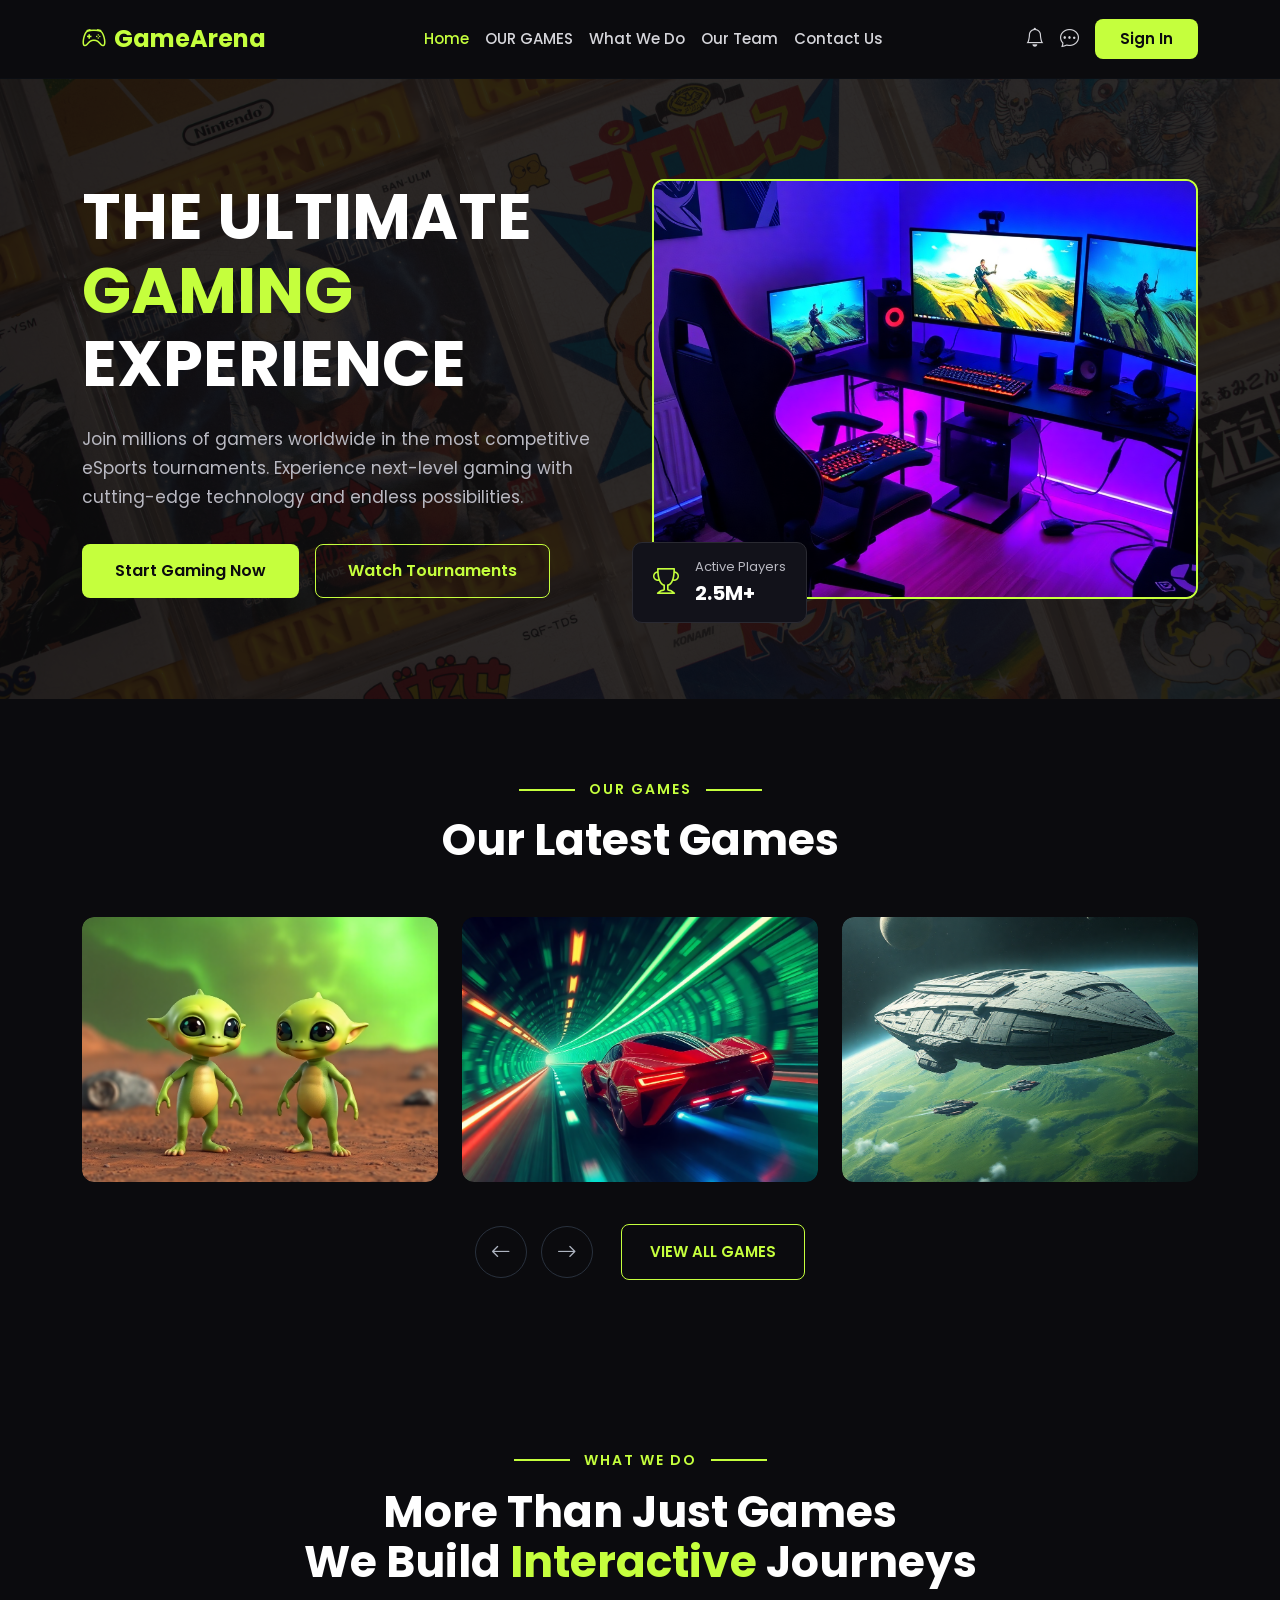
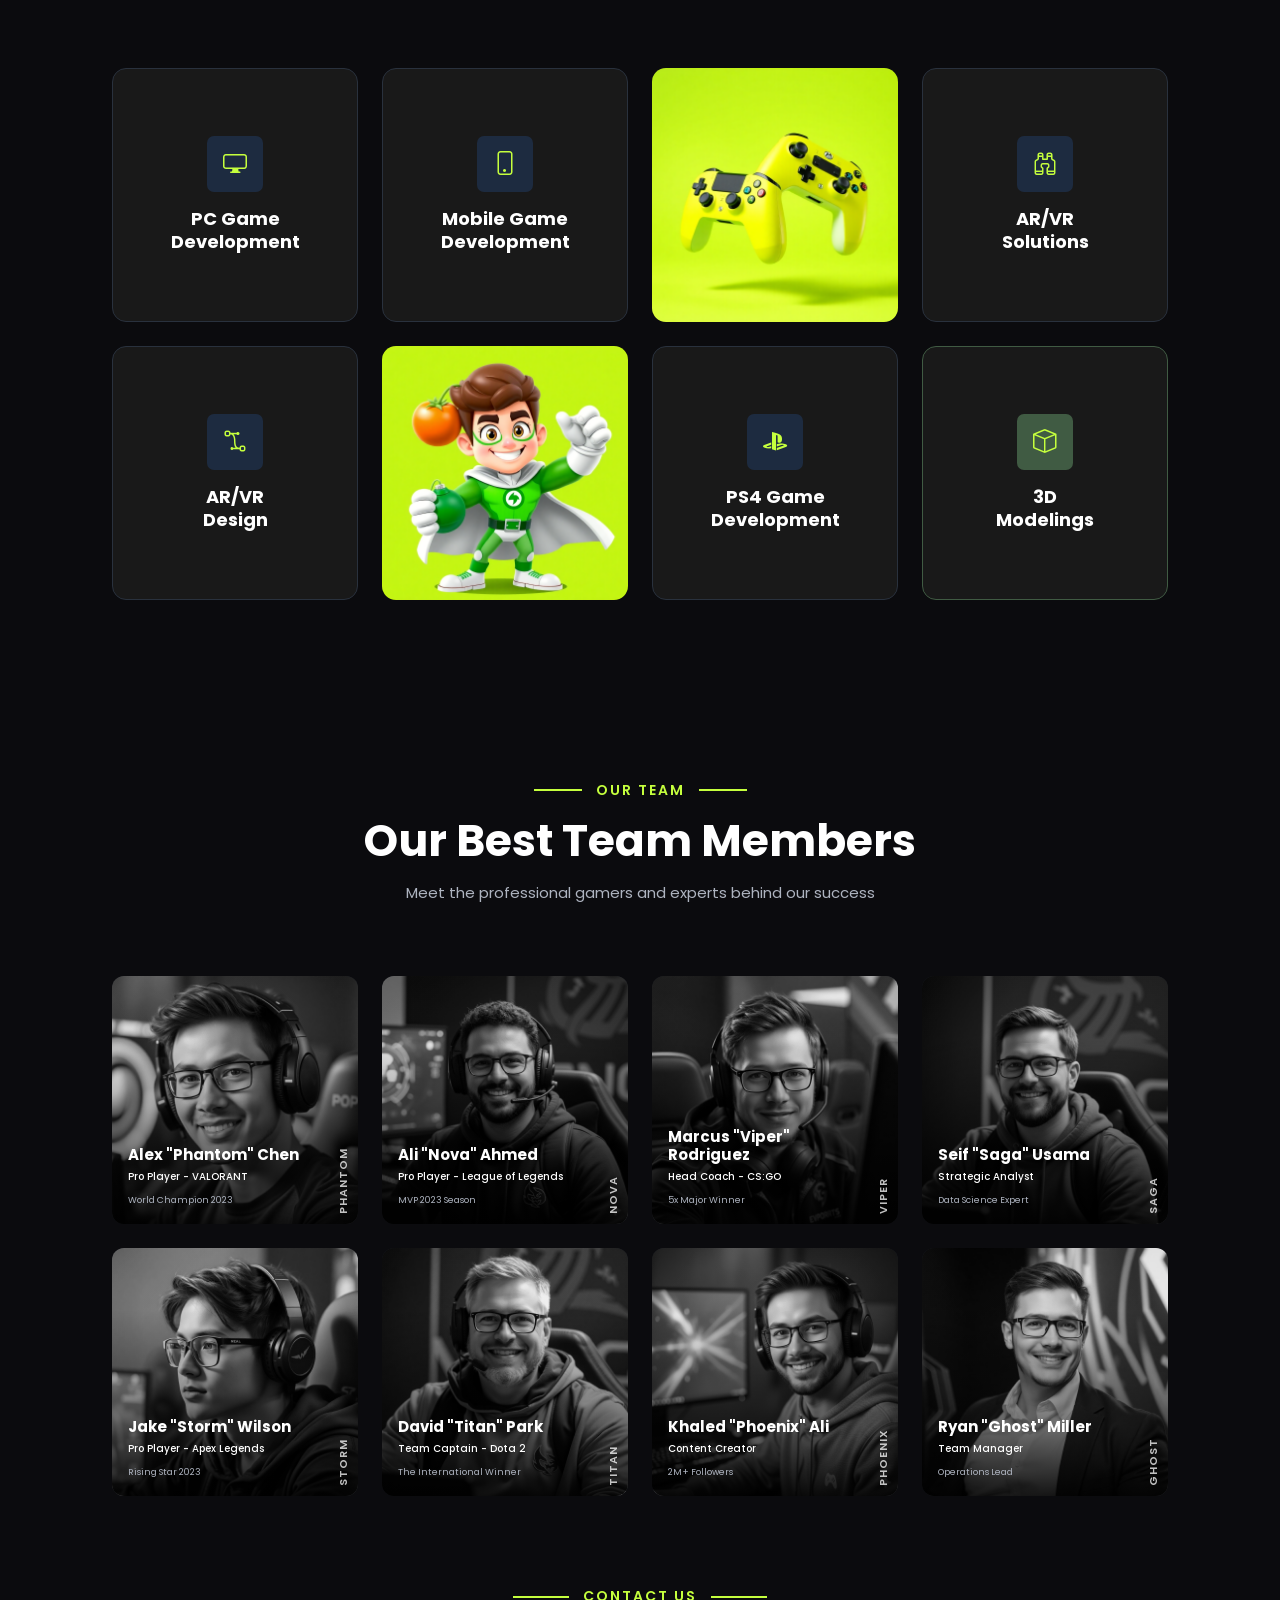
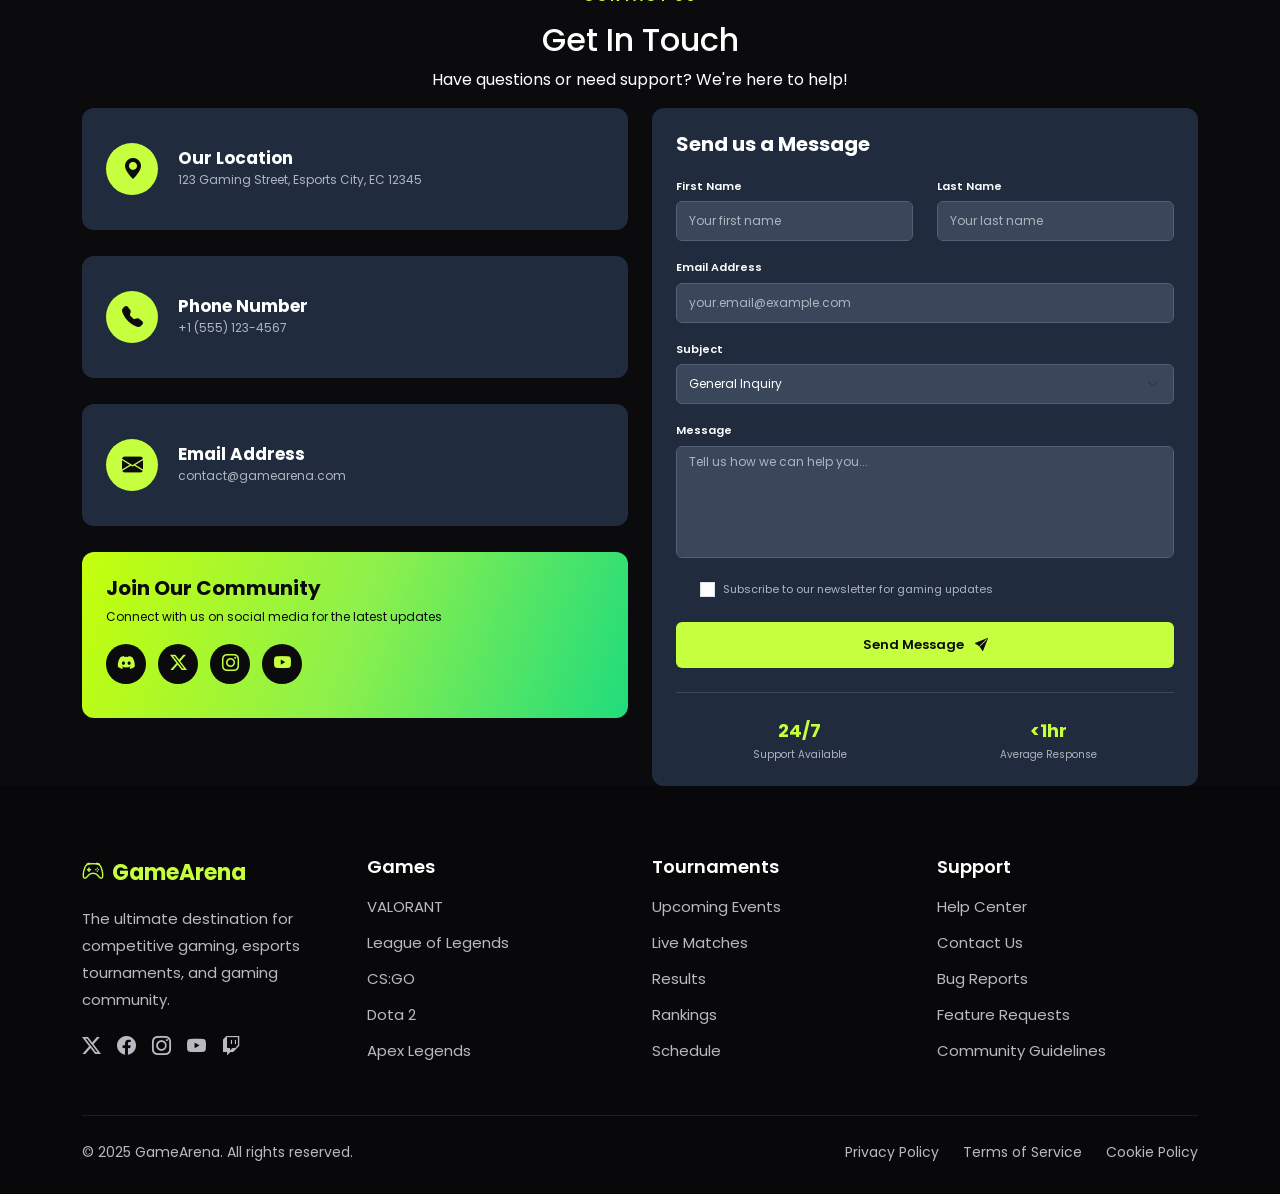
<file: mostafa-mahmoud-salah-Saturday-10-4-Assignment6/index.html>
<!doctype html>
<html lang="en">
  <head>
    <meta charset="UTF-8" />
    <title>Games Website</title>
    <!---------------------------- Poppins font ------------------->
    <link rel="preconnect" href="https://fonts.googleapis.com" />
    <link rel="preconnect" href="https://fonts.gstatic.com" crossorigin />
    <link href="https://fonts.googleapis.com/css2?family=Poppins:wght@400;500;600;700&display=swap" rel="stylesheet" />

    <!------------------- bootstrap minified css------------------->
    
    <link rel="stylesheet" href="https://cdn.jsdelivr.net/npm/bootstrap@5.3.3/dist/css/bootstrap.min.css" />
    
    <!------------------ bootstrap icons -------------------------->
    
    <link rel="stylesheet" href="https://cdn.jsdelivr.net/npm/bootstrap-icons@1.11.3/font/bootstrap-icons.min.css" />
    
    <!------------------ css external ---------------------------->
    <link rel="stylesheet" href="css/style.css" />
    <link rel="stylesheet" href="css/media.css" />
  </head>
  <body>
    <header>
      <!--------------------- header navbar ------------------------->

      <nav class="navbar navbar-expand-lg main-navbar">
        <div class="container">
          <a class="navbar-brand" href="#">
            <i class="bi bi-controller"></i>
            GameArena
          </a>
          <button class="navbar-toggler" type="button" data-bs-toggle="collapse" data-bs-target="#mainNav" aria-controls="mainNav" aria-expanded="false" aria-label="Toggle navigation">
            <i class="bi bi-list"></i>
          </button>
          <!------------------ main navigation -------------------->

          <div class="collapse navbar-collapse" id="mainNav">
            <ul class="navbar-nav mx-auto">
              <li class="nav-item">
                <a class="nav-link active" href="#">Home</a>
              </li>
              <li class="nav-item">
                <a class="nav-link" href="#games">OUR GAMES</a>
              </li>
              <li class="nav-item">
                <a class="nav-link" href="#what-we-do">What We Do</a>
              </li>
              <li class="nav-item">
                <a class="nav-link" href="#team">Our Team</a>
              </li>
              <li class="nav-item">
                <a class="nav-link" href="#contact">Contact Us</a>
              </li>
            </ul>

            <div class="nav-actions d-flex align-items-center gap-3">
              <a class="nav-icon" href="#" aria-label="Notifications">
                <i class="bi bi-bell"></i>
              </a>
              <a class="nav-icon" href="#" aria-label="Messages">
                <i class="bi bi-chat-dots"></i>
              </a>
              <button class="btn btn-signin" type="button">Sign In</button>
            </div>
          </div>
        </div>
      </nav>
    </header>

    <!--------------------------- hero section ------------------------>

    <main>
      <section class="hero">
        <div class="hero-overlay"></div>

        <div class="container hero-content">
          <div class="row align-items-center">
            <div class="col-lg-6">
              <h1 class="hero-title">
                THE ULTIMATE<br />
                <span class="text-lime">GAMING</span><br />
                EXPERIENCE
              </h1>

              <p class="hero-text">
                Join millions of gamers worldwide in the most competitive
                eSports tournaments. Experience next-level gaming with
                cutting-edge technology and endless possibilities.
              </p>

              <div class="hero-buttons d-flex gap-3">
                <a href="#" class="btn btn-hero-primary">Start Gaming Now</a>

                <a href="#" class="btn btn-hero-outline">Watch Tournaments</a>
              </div>
            </div>
            <div class="col-lg-6">
              <div class="hero-image">
                <img src="images/hero-img.png" alt="Gaming setup" />

                <div class="players-card">
                  <div class="d-flex align-items-center gap-3">
                    <i class="bi bi-trophy"></i>

                    <div>
                      <div class="players-label">Active Players</div>

                      <p class="players-count">2.5M+</p>
                    </div>
                  </div>
                </div>
              </div>
            </div>
          </div>
        </div>
      </section>
    </main>

    <!---------------------- Bootstrap Carousel game section---------->

    <section class="games-section" id="games">
      <div class="container">
        <!-- Section Header -->
        <div class="games-header text-center">
          <div class="games-label">
            <span></span>
            <p>OUR GAMES</p>
            <span></span>
          </div>
          <h2>Our Latest Games</h2>
        </div>
        <div id="gamesCarousel" class="carousel slide" data-bs-ride="false">
          <div class="carousel-inner">
            <!-- Slide 1 -->
            <div class="carousel-item active">
              <div class="row g-4">
                <div class="col-lg-4 col-md-6">
                  <div class="game-card">
                    <img src="images/latest-games-1.png" alt="Game 1" />
                  </div>
                </div>
                <div class="col-lg-4 col-md-6">
                  <div class="game-card">
                    <img src="images/latest-games-2.png" alt="Game 2" />
                  </div>
                </div>
                <div class="col-lg-4 col-md-6">
                  <div class="game-card">
                    <img src="images/latest-games-3.png" alt="Game 3" />
                  </div>
                </div>
              </div>
            </div>
            <div class="carousel-item">
              <div class="row g-4">
                <div class="col-lg-4 col-md-6">
                  <div class="game-card">
                    <img src="images/latest-games-4.png" alt="Game 4" />
                  </div>
                </div>
                <div class="col-lg-4 col-md-6">
                  <div class="game-card">
                    <img src="images/latest-games-5.png" alt="Game 5" />
                  </div>
                </div>
                <div class="col-lg-4 col-md-6">
                  <div class="game-card">
                    <img src="images/latest-games-6.png" alt="Game 6" />
                  </div>
                </div>
              </div>
            </div>
            <div class="carousel-item">
              <div class="row g-4">
                <div class="col-lg-4 col-md-6">
                  <div class="game-card">
                    <img src="images/latest-games-7.png" alt="Game 7" />
                  </div>
                </div>
                <div class="col-lg-4 col-md-6">
                  <div class="game-card">
                    <img src="images/latest-games-8.png" alt="Game 8" />
                  </div>
                </div>
                <div class="col-lg-4 col-md-6">
                  <div class="game-card">
                    <img src="images/latest-games-9.png" alt="Game 9" />
                  </div>
                </div>
              </div>
            </div>
          </div>
          <div class="games-controls">
            <button class="games-arrow" type="button" data-bs-target="#gamesCarousel" data-bs-slide="prev" aria-label="Previous games">
              <i class="bi bi-arrow-left"></i>
            </button>
            <button class="games-arrow" type="button" data-bs-target="#gamesCarousel" data-bs-slide="next" aria-label="Next games">
              <i class="bi bi-arrow-right"></i>
            </button>
            <a href="#games" class="btn-view-games">VIEW ALL GAMES</a>
          </div>
        </div>
      </div>
    </section>

    <!------------------------- what we do section -------------------->

    <section class="what-we-do-section" id="what-we-do">
      <div class="container">
        <div class="what-we-do-header text-center">
          <div class="what-we-do-label">
            <span></span>
            <p>WHAT WE DO</p>
            <span></span>
          </div>
          <h2>
            More Than Just Games<br />
            We Build <span>Interactive</span> Journeys
          </h2>
        </div>
        <div class="row g-4 what-we-do-grid">
          <!-- card 1 -->
          <div class="col-lg-3 col-md-6">
            <div class="service-card">
              <div class="service-icon">
                <i class="bi bi-display"></i>
              </div>
              <h3>
                PC Game<br />
                Development
              </h3>
            </div>
          </div>
          <div class="col-lg-3 col-md-6">
            <div class="service-card">
              <div class="service-icon">
                <i class="bi bi-phone"></i>
              </div>
              <h3>
                Mobile Game<br />
                Development
              </h3>
            </div>
          </div>
          <div class="col-lg-3 col-md-6">
            <div class="service-image-card">
              <img src="images/what-we-do-1.png" alt="Game Development" />
            </div>
          </div>
          <div class="col-lg-3 col-md-6">
            <div class="service-card">
              <div class="service-icon">
                <i class="bi bi-binoculars"></i>
              </div>
              <h3>
                AR/VR<br />
                Solutions
              </h3>
            </div>
          </div>
          <div class="col-lg-3 col-md-6">
            <div class="service-card">
              <div class="service-icon">
                <i class="bi bi-bezier2"></i>
              </div>
              <h3>
                AR/VR<br />
                Design
              </h3>
            </div>
          </div>
          <div class="col-lg-3 col-md-6">
            <div class="service-image-card">
              <img src="images/what-we-do-2.png" alt="Interactive Gaming" />
            </div>
          </div>
          <div class="col-lg-3 col-md-6">
            <div class="service-card">
              <div class="service-icon">
                <i class="bi bi-playstation"></i>
              </div>
              <h3>
                PS4 Game<br />
                Development
              </h3>
            </div>
          </div>
          <div class="col-lg-3 col-md-6">
            <div class="service-card service-card-green">
              <div class="service-icon">
                <i class="bi bi-box"></i>
              </div>
              <h3>
                3D<br />
                Modelings
              </h3>
            </div>
          </div>
        </div>
      </div>
    </section>

    <!------------------------- Our Team Section ---------------------->

    <section class="team-section" id="team">
      <div class="container">
        <!-- Section Header -->
        <div class="team-header text-center">
          <div class="team-label">
            <span></span>
            <p>OUR TEAM</p>
            <span></span>
          </div>
          <h2>Our Best Team Members</h2>
          <p class="team-subtitle">
            Meet the professional gamers and experts behind our success
          </p>
        </div>
        <div class="row g-4 team-grid">
          <div class="col-lg-3 col-md-6">
            <div class="team-card">
              <img src="images/avatar-1.png" alt="Alex Phantom Chen" />
              <div class="team-overlay"></div>
              <div class="team-info">
                <h3>Alex "Phantom" Chen</h3>
                <p>Pro Player - VALORANT</p>
                <span>World Champion 2023</span>
              </div>
              <div class="team-nickname">PHANTOM</div>
            </div>
          </div>
          <div class="col-lg-3 col-md-6">
            <div class="team-card">
              <img src="images/avatar-2.png" alt="Ali Nova Ahmed" />
              <div class="team-overlay"></div>
              <div class="team-info">
                <h3>Ali "Nova" Ahmed</h3>
                <p>Pro Player - League of Legends</p>
                <span>MVP 2023 Season</span>
              </div>
              <div class="team-nickname">NOVA</div>
            </div>
          </div>
          <div class="col-lg-3 col-md-6">
            <div class="team-card">
              <img src="images/avatar-3.png" alt="Marcus Viper Rodriguez" />
              <div class="team-overlay"></div>
              <div class="team-info">
                <h3>Marcus "Viper" Rodriguez</h3>
                <p>Head Coach - CS:GO</p>
                <span>5x Major Winner</span>
              </div>
              <div class="team-nickname">VIPER</div>
            </div>
          </div>
          <div class="col-lg-3 col-md-6">
            <div class="team-card">
              <img src="images/avatar-4.png" alt="Seif Saga Usama" />
              <div class="team-overlay"></div>
              <div class="team-info">
                <h3>Seif "Saga" Usama</h3>
                <p>Strategic Analyst</p>
                <span>Data Science Expert</span>
              </div>
              <div class="team-nickname">SAGA</div>
            </div>
          </div>
          <div class="col-lg-3 col-md-6">
            <div class="team-card">
              <img src="images/avatar-5.png" alt="Jake Storm Wilson" />
              <div class="team-overlay"></div>
              <div class="team-info">
                <h3>Jake "Storm" Wilson</h3>
                <p>Pro Player - Apex Legends</p>
                <span>Rising Star 2023</span>
              </div>
              <div class="team-nickname">STORM</div>
            </div>
          </div>
          <div class="col-lg-3 col-md-6">
            <div class="team-card">
              <img src="images/avatar-6.png" alt="David Titan Park" />
              <div class="team-overlay"></div>
              <div class="team-info">
                <h3>David "Titan" Park</h3>
                <p>Team Captain - Dota 2</p>
                <span>The International Winner</span>
              </div>
              <div class="team-nickname">TITAN</div>
            </div>
          </div>
          <div class="col-lg-3 col-md-6">
            <div class="team-card">
              <img src="images/avatar-7.png" alt="Khaled Phoenix Ali" />
              <div class="team-overlay"></div>
              <div class="team-info">
                <h3>Khaled "Phoenix" Ali</h3>
                <p>Content Creator</p>
                <span>2M+ Followers</span>
              </div>

              <div class="team-nickname">PHOENIX</div>
            </div>
          </div>
          <div class="col-lg-3 col-md-6">
            <div class="team-card">
              <img src="images/avatar-8.png" alt="Ryan Ghost Miller" />
              <div class="team-overlay"></div>
              <div class="team-info">
                <h3>Ryan "Ghost" Miller</h3>
                <p>Team Manager</p>
                <span>Operations Lead</span>
              </div>
              <div class="team-nickname">GHOST</div>
            </div>
          </div>
        </div>
      </div>
    </section>

    <!-------------------------- Contact Section ---------------------->

    <section class="contact-section" id="contact">
      <div class="container">
        <!-- Section Header -->
        <div class="contact-header text-center">
          <div class="games-label">
            <span></span>
            <p>CONTACT US</p>
            <span></span>
          </div>
          <h2>Get In Touch</h2>
          <p>Have questions or need support? We're here to help!</p>
        </div>
        <div class="row g-4">
          <!-- LEFT SIDE -->
          <div class="col-lg-6">
            <div class="contact-info">
              <!-- Location -->
              <div class="contact-info-card">
                <div class="contact-info-icon">
                  <i class="bi bi-geo-alt-fill"></i>
                </div>
                <div class="contact-info-content">
                  <h4>Our Location</h4>
                  <p>123 Gaming Street, Esports City, EC 12345</p>
                </div>
              </div>
              <div class="contact-info-card">
                <div class="contact-info-icon">
                  <i class="bi bi-telephone-fill"></i>
                </div>
                <div class="contact-info-content">
                  <h4>Phone Number</h4>
                  <p>+1 (555) 123-4567</p>
                </div>
              </div>
              <div class="contact-info-card">
                <div class="contact-info-icon">
                  <i class="bi bi-envelope-fill"></i>
                </div>
                <div class="contact-info-content">
                  <h4>Email Address</h4>
                  <p>contact@gamearena.com</p>
                </div>
              </div>
              <div class="community-card">
                <h3>Join Our Community</h3>
                <p>Connect with us on social media for the latest updates</p>
                <div class="community-social">
                  <a href="#" aria-label="Discord">
                    <i class="bi bi-discord"></i>
                  </a>
                  <a href="#" aria-label="X">
                    <i class="bi bi-twitter-x"></i>
                  </a>
                  <a href="#" aria-label="Instagram">
                    <i class="bi bi-instagram"></i>
                  </a>
                  <a href="#" aria-label="YouTube">
                    <i class="bi bi-youtube"></i>
                  </a>
                </div>
              </div>
            </div>
          </div>
          <div class="col-lg-6">
            <div class="contact-form">
              <h3>Send us a Message</h3>
              <form>
                <div class="row">
                  <div class="col-md-6">
                    <div class="form-group">
                      <label for="firstName"> First Name </label>
                      <input type="text" id="firstName" name="first_name" class="form-control" placeholder="Your first name" required />
                    </div>
                  </div>
                  <div class="col-md-6">
                    <div class="form-group">
                      <label for="lastName"> Last Name </label>
                      <input type="text" id="lastName" name="last_name" class="form-control" placeholder="Your last name" required />
                    </div>
                  </div>
                </div>
                <div class="form-group">
                  <label for="email"> Email Address </label>
                  <input type="email" id="email" name="email" class="form-control" placeholder="your.email@example.com" required />
                </div>
                <div class="form-group">
                  <label for="subject"> Subject </label>
                  <select id="subject" name="subject" class="form-select">
                    <option selected>General Inquiry</option>

                    <option>Technical Support</option>

                    <option>Tournaments</option>

                    <option>Other</option>
                  </select>
                </div>
                <div class="form-group">
                  <label for="message"> Message </label>

                  <textarea id="message" name="message" class="form-control" rows="4" placeholder="Tell us how we can help you..." required></textarea>
                </div>
                <div class="form-check">
                  <input class="form-check-input" type="checkbox" id="newsletter" name="newsletter" />

                  <label class="form-check-label" for="newsletter">
                    Subscribe to our newsletter for gaming updates
                  </label>
                </div>
                <button type="submit" class="btn-send-message">
                  Send Message
                  <i class="bi bi-send-fill"></i>
                </button>
              </form>
              <hr class="contact-divider" />
              <div class="contact-stats">
                <div>
                  <strong>24/7</strong>
                  <span>Support Available</span>
                </div>
                <div>
                  <!-- html entity -->
                  <strong>&lt;1hr</strong>
                  <span>Average Response</span>
                </div>
              </div>
            </div>
          </div>
        </div>
      </div>
    </section>

    <!------------------------- footer section ------------------------->

    <footer class="footer">
      <div class="container">
        <div class="row">
          <div class="col-lg-3 col-md-6 col-12 mb-4 mb-lg-0">
            <a class="footer-brand" href="#">
              <i class="bi bi-controller"></i>
              GameArena
            </a>

            <p class="footer-text">
              The ultimate destination for competitive gaming, esports
              tournaments, and gaming community.
            </p>

            <div class="footer-social d-flex gap-3">
              <a href="#" aria-label="X"><i class="bi bi-twitter-x"></i></a>
              <a href="#" aria-label="Facebook"><i class="bi bi-facebook"></i></a>
              <a href="#" aria-label="Instagram"><i class="bi bi-instagram"></i></a>
              <a href="#" aria-label="YouTube"><i class="bi bi-youtube"></i></a>
              <a href="#" aria-label="Twitch"><i class="bi bi-twitch"></i></a>
            </div>
          </div>

          <div class="col-lg-3 col-md-6 col-12 mb-4 mb-lg-0">
            <h3 class="footer-title">Games</h3>
            <ul class="footer-links">
              <li><a href="#">VALORANT</a></li>
              <li><a href="#">League of Legends</a></li>
              <li><a href="#">CS:GO</a></li>
              <li><a href="#">Dota 2</a></li>
              <li><a href="#">Apex Legends</a></li>
            </ul>
          </div>

          <div class="col-lg-3 col-md-6 col-12 mb-4 mb-lg-0">
            <h3 class="footer-title">Tournaments</h3>
            <ul class="footer-links">
              <li><a href="#">Upcoming Events</a></li>
              <li><a href="#">Live Matches</a></li>
              <li><a href="#">Results</a></li>
              <li><a href="#">Rankings</a></li>
              <li><a href="#">Schedule</a></li>
            </ul>
          </div>

          <div class="col-lg-3 col-md-6 col-12">
            <h3 class="footer-title">Support</h3>
            <ul class="footer-links">
              <li><a href="#">Help Center</a></li>
              <li><a href="#">Contact Us</a></li>
              <li><a href="#">Bug Reports</a></li>
              <li><a href="#">Feature Requests</a></li>
              <li><a href="#">Community Guidelines</a></li>
            </ul>
          </div>
        </div>
        <hr class="footer-divider" />
        <div class="footer-bottom d-flex flex-column flex-md-row justify-content-between align-items-md-center gap-3">
          <!-- html entity -->
          <p class="footer-copy">&copy; 2025 GameArena. All rights reserved.</p>
          <ul class="footer-legal d-flex flex-wrap gap-4">
            <li><a href="#">Privacy Policy</a></li>
            <li><a href="#">Terms of Service</a></li>
            <li><a href="#">Cookie Policy</a></li>
          </ul>
        </div>
      </div>
    </footer>

    <!-------------- bootstrap minfied javascript --------------------->

    <script src="https://cdn.jsdelivr.net/npm/bootstrap@5.3.3/dist/js/bootstrap.bundle.min.js"></script>
  </body>
</html>
</file>
<file: mostafa-mahmoud-salah-Saturday-10-4-Assignment2/style.css>
*{
    margin:0;
    padding:0;
    box-sizing:border-box;
}

html{
    scroll-behavior:smooth;
}

body{
    margin:0;
    font-family:'Inter',sans-serif;
    font-size:16px;
    line-height:1.6;
    color:#111827;
}

span,
a{
    display:inline-block;
}

img{
    max-width:100%;
    display:block;
}

a{
    text-decoration:none;
    color:inherit;
}

ul{
    list-style:none;
}

/* ========================================
   Clearfix Utility
======================================== */

.clearfix::after{
    content:"";
    display:table;
    clear:both;
}

/* ========================================
   Global
======================================== */

.container{
    width:90%;
    max-width:1200px;
    margin:0 auto;
}

section{
    padding:80px 0;
}

.features{
    padding-top:40px;
}

.section-title{
    text-align:center;
    margin-bottom:35px;
}

.section-title h2{
    font-size:40px;
    font-weight:700;
    margin-bottom:15px;
}

.section-title p{
    max-width:650px;
    margin:auto;
    color:#6b7280;
}

/* ========================================
   Buttons
======================================== */

.btn{
    display:inline-block;
    padding:15px 35px;
    border-radius:10px;
    font-weight:800;
}

.btn-primary{
    background:#000;
    color:#fff;
}

.btn-secondary{
    background:#fff;
    border:2px solid #000;
    color:#000;
}

.full-width{
    width:100%;
    border:none;
    cursor:pointer;
}

/* ========================================
   Hero (Float Layout)
======================================== */

.hero{
    padding-top:0;
    padding-bottom:0;
}

.hero-content{
    margin:auto;
    padding:70px 0;
}

.hero-content::after{
    content:"";
    display:table;
    clear:both;
}

.hero-text{
    float:left;
    width:50%;
    padding-right:30px;
}

.hero-image{
    float:left;
    width:50%;
    padding-left:30px;
}

.hero-text h1{
    font-size:60px;
    line-height:1.15;
    margin-bottom:20px;
}

.hero-text span{
    color:#2563eb;
}

.hero-text p{
    color:#6b7280;
    margin-bottom:35px;
}

.hero-buttons{
    margin-top:35px;
}

.hero-buttons::after{
    content:"";
    display:table;
    clear:both;
}

.hero-buttons .btn{
    float:left;
}

.hero-buttons .btn-primary{
    margin-right:20px;
}

.hero-image img{
    border-radius:18px;
    box-shadow:0 20px 40px rgba(0,0,0,.15);
}

/* ========================================
   Features / Why Choose Us (Float Layout)
======================================== */

.feature-grid::after{
    content:"";
    display:table;
    clear:both;
}

.feature-card{
    float:left;
    width:calc(33.333% - 20px);
    margin-right:30px;
    padding:45px 25px;
    border-radius:18px;
    text-align:center;
    color:#0F172A;
    height:280px;
}

.feature-card:last-child{
    margin-right:0;
}

/* Card 1 — Blue */
.feature-card:nth-child(1){
    background:#DBEAFE;
}

.feature-card:nth-child(1) .icon{
    background:#2563EB;
}

/* Card 2 — Green */
.feature-card:nth-child(2){
    background:#D0FAE5;
}

.feature-card:nth-child(2) .icon{
    background:#059669;
}

/* Card 3 — Purple */
.feature-card:nth-child(3){
    background:#F3E8FF;
}

.feature-card:nth-child(3) .icon{
    background:#9333EA;
}

.feature-card h3{
    margin-bottom:15px;
    font-weight:700;
    font-size:22px;
    color:#0F172A;
}

.feature-card p{
    color:#475569;
    line-height:1.7;
}

.icon{
    width:52px;
    height:52px;
    margin:0 auto 20px auto;
    border-radius:12px;
    text-align:center;
    line-height:52px;
    font-size:0;
}

.icon svg{
    vertical-align:middle;
    display:inline-block;
}

/* ========================================
   About / More Than a Gym (Float Layout)
======================================== */

.about-content{
    margin-top:50px;
}

.about-content::after{
    content:"";
    display:table;
    clear:both;
}

.about-image{
    float:left;
    width:50%;
    padding-right:25px;
}

.about-text{
    float:left;
    width:50%;
    padding-left:25px;
}

.about-image img{
    border-radius:20px;
}

.about-text h2{
    font-size:42px;
    margin-bottom:30px;
}

.about-item{
    border-left:4px solid #2563eb;
    padding-left:18px;
    margin-bottom:30px;
}

.about-item h3{
    margin-bottom:8px;
}

.about-item p{
    color:#6b7280;
}

/* ========================================
   Testimonials (Float Layout)
======================================== */

.testimonial-grid::after{
    content:"";
    display:table;
    clear:both;
}

.testimonial-card{
    float:left;
    width:calc((100% - 48px) / 3);
    margin-right:24px;
    margin-bottom:24px;
    padding:28px;
    border-radius:14px;
    text-align:left;
    background:#f9fafb;
    border:1px solid #e5e7eb;
}

.testimonial-card:last-child{
    margin-right:0;
}

/* Card 1 — Soft Blue */
.testimonial-card:nth-child(1){
    background:#EEF5FF;
    border-color:#BFDBFE;
}

/* Card 2 — Soft Green */
.testimonial-card:nth-child(2){
    background:#ECFDF5;
    border-color:#A7F3D0;
}

/* Card 3 — Soft Purple */
.testimonial-card:nth-child(3){
    background:#FAF5FF;
    border-color:#E9D5FF;
}

.testimonial-header::after{
    content:"";
    display:table;
    clear:both;
}

.testimonial-header{
    margin-bottom:20px;
}

.testimonial-header img{
    float:left;
    width:48px;
    height:48px;
    border-radius:50%;
    object-fit:cover;
    margin-right:14px;
}

.member-info{
    overflow:hidden;
}

.member-info h3{
    font-size:22px;
    margin:0;
    font-weight:700;
}

.member-info span{
    display:block;
    margin-top:4px;
    color:#6b7280;
    font-size:15px;
}

.testimonial-card blockquote{
    color:#374151;
    line-height:1.9;
    font-size:17px;
    margin:0;
    padding:0;
    border:none;
}

/* ========================================
   Statistics (Float Layout)
======================================== */

.stats{
    margin-top:60px;
    background:#f3f4f6;
    padding:40px;
    border-radius:20px;
}

.stats::after{
    content:"";
    display:table;
    clear:both;
}

.stat-item{
    float:left;
    width:25%;
    text-align:center;
}

.stat-item h2{
    font-size:48px;
    font-weight:700;
    color:#111827;
}

.stat-item p{
    margin-top:10px;
    color:#6b7280;
}

/* ========================================
   Membership Form
======================================== */

.membership form{
    max-width:750px;
    margin:auto;
    background:#fff;
    padding:40px;
    border-radius:18px;
    box-shadow:0 10px 30px rgba(0,0,0,.08);
}

.form-row::after{
    content:"";
    display:table;
    clear:both;
}

.form-row .form-group{
    float:left;
    width:calc(50% - 10px);
    margin-right:20px;
}

.form-row .form-group:last-child{
    margin-right:0;
}

.form-group{
    margin-bottom:22px;
}

.form-group label{
    display:block;
    margin-bottom:8px;
    font-weight:600;
}

.form-group input,
.form-group select,
.form-group textarea {
    width: 100%;
    height: 72px;           
    padding: 16px 18px;
    border: 1px solid #d1d5db;
    border-radius: 8px;
    font-size: 16px;
    font-family: inherit;
    outline: none;
    resize: none;
    box-sizing: border-box;

}

.form-group textarea::placeholder {
    color: #9ca3af;
}

/* ========================================
   Footer (Float Layout)
======================================== */

.footer{
    background:#111827;
    color:#fff;
    padding:70px 0 30px;
}

.footer-content::after{
    content:"";
    display:table;
    clear:both;
}

.footer-about{
    float:left;
    width:50%;
    padding-right:40px;
}

.footer-links{
    float:left;
    width:25%;
    padding-right:20px;
}

.footer-contact{
    float:left;
    width:25%;
}

.footer h3,
.footer h4{
    margin-bottom:18px;
}

.footer h5{
    margin-top:18px;
    margin-bottom:6px;
    font-size:15px;
}

.footer p{
    color:#cbd5e1;
    line-height:1.8;
}

.footer ul{
    list-style:none;
}

.footer ul li{
    margin-bottom:12px;
}

.footer a{
    color:#cbd5e1;
}

.social-links{
    margin-top:25px;
}

.social-links::after{
    content:"";
    display:table;
    clear:both;
}

.social-links a{
    float:left;
    margin-right:20px;
}

.social-links a:last-child{
    margin-right:0;
}

.footer hr{
    margin:45px 0 25px;
    border:none;
    border-top:1px solid rgba(255,255,255,.15);
}

.footer-bottom{
    text-align:center;
}

.footer-bottom p{
    margin:0;
    font-size:14px;
}

/* ========================================
   Responsive
======================================== */

@media(max-width:991px) and (min-width:769px){

.hero-text,
.hero-image{
    float:none;
    width:100%;
    padding:0;
}

.hero{
    text-align:center;
}

.hero-buttons .btn{
    float:none;
    display:inline-block;
}

.hero-buttons .btn-primary{
    margin-right:10px;
}

.feature-card{
    float:left;
    width:calc(50% - 15px);
    margin-right:30px;
    margin-bottom:30px;
}

.feature-card:nth-child(2){
    margin-right:0;
}

.feature-card:nth-child(3){
    margin-right:0;
    width:100%;
}

.about-image,
.about-text{
    float:none;
    width:100%;
    padding:0;
}

.about-image{
    margin-bottom:40px;
}

.testimonial-card{
    float:left;
    width:calc((100% - 24px) / 2);
    margin-right:24px;
    margin-bottom:24px;
}

.testimonial-card:nth-child(2n){
    margin-right:0;
}

.stat-item{
    float:left;
    width:50%;
    margin-bottom:30px;
}

.form-row .form-group{
    float:none;
    width:100%;
    margin-right:0;
}

.footer-about,
.footer-links,
.footer-contact{
    float:none;
    width:100%;
    padding:0;
    margin-bottom:30px;
}

}

@media(max-width:768px){

.hero-text,
.hero-image{
    float:none;
    width:100%;
    padding:0;
}

.hero{
    text-align:center;
}

.hero-buttons .btn{
    float:none;
    display:block;
    width:100%;
    text-align:center;
}

.hero-buttons .btn-primary{
    margin-right:0;
    margin-bottom:15px;
}

.hero-text h1{
    font-size:42px;
}

.feature-card{
    float:none;
    width:100%;
    margin-right:0;
    margin-bottom:30px;
}

.about-image,
.about-text{
    float:none;
    width:100%;
    padding:0;
}

.about-image{
    margin-bottom:40px;
}

.testimonial-card{
    float:none;
    width:100%;
    margin-right:0;
    margin-bottom:24px;
}

.stat-item{
    float:none;
    width:100%;
    margin-bottom:30px;
}

.stat-item:last-child{
    margin-bottom:0;
}

.section-title h2{
    font-size:32px;
}

.form-row .form-group{
    float:none;
    width:100%;
    margin-right:0;
}

.footer-about,
.footer-contact{
    float:none;
    width:100%;
    padding:0;
    margin-bottom:30px;
}
.footer-links{
    float:right;
}


section{
    padding:70px 0;
}

.membership form{
    padding:25px;
}

}

@media(max-width:480px){

.hero-text h1{
    font-size:34px;
}

.btn{
    width:100%;
    text-align:center;
}

.hero-buttons .btn{
    float:none;
    display:block;
    width:100%;
}

.hero-buttons .btn-primary{
    margin-right:0;
    margin-bottom:15px;
}

}
</file>
<file: mostafa-mahmoud-salah-Saturday-10-4-Assignment3/css/style.css>
/*
   TABLE OF CONTENTS
   1.  CSS Reset & Base
   2.  Typography
   3.  Layout Helpers (container, clearfix)
   4.  Buttons
   5.  Fixed Navbar
   6.  Hero Section
   7.  Specifications / Comparison Table
   8.  Customer Reviews
   9.  Related Products
   10. Footer
   11. Responsive Adjustments
 */
/* 1. CSS RESET & BASE */
*,
*::before,
*::after {
  box-sizing: border-box;
}

html {
  scroll-behavior: smooth;
}

body {
  margin: 0;
  font-family: "Exo", sans-serif;
  font-weight: 400;
  font-size: 16px;
  line-height: 1.6;
  color: #2b2b38;
  background-color: #ffffff;
  padding-top: 84px; /* prevents content from hiding under fixed navbar */
}

h1,
h2,
h3,
h4,
p,
ul,
figure {
  margin: 0;
}

ul {
  list-style: none;
  padding: 0;
}

img {
  max-width: 100%;
  height: auto;
  display: block;
  border: 0;
}

a {
  display: inline-block;
  text-decoration: none;
  color: inherit;
}

span {
  display: inline-block;
}

button {
  font-family: inherit;
  cursor: pointer;
}

table {
  border-collapse: collapse;
}

/* 2. TYPOGRAPHY */
h1,
h2,
h3 {
  font-weight: 700;
  color: #1c1c28;
}

h2 {
  font-size: 36px;
  line-height: 42px;
}

h3 {
  font-size: 20px;
  line-height: 26px;
}

p {
  font-weight: 400;
  font-size: 16px;
  line-height: 26px;
  color: #56566b;
}

.accent {
  color: #7c3aed;
}

/* 3. LAYOUT HELPERS*/
.container {
  max-width: 1200px;
  margin: 0 auto;
  padding: 0 24px;
}

.clearfix::after {
  content: "";
  display: table;
  clear: both;
}

.section-heading {
  text-align: center;
  margin-bottom: 56px;
}

.section-heading h2 {
  margin-bottom: 12px;
}

.section-heading p {
  font-size: 18px;
}

/* 4. BUTTONS */
.btn {
  display: inline-block;
  border: 2px solid transparent;
  border-radius: 999px;
  padding: 14px 32px;
  font-size: 16px;
  font-weight: 700;
  transition: transform 0.2s ease, background-color 0.2s ease, color 0.2s ease;
}

.btn i {
  margin-right: 10px;
}

.btn-primary {
  background-color: #7c3aed;
  color: #ffffff;
}

.btn-primary:hover {
  transform: translateY(-3px);
}

.btn-outline {
  background-color: transparent;
  border-color: #d7d7e0;
  color: #1c1c28;
}

.btn-outline:hover {
  transform: translateY(-3px);
}

.btn-outline-accent {
  background-color: transparent;
  border-color: #7c3aed;
  color: #7c3aed;
  padding: 16px 32px;
  transition: background-color 0.2s ease, color 0.2s ease;
}

.btn-outline-accent:hover {
  background-color: #7c3aed;
  color: #ffffff;
}

.btn-small {
  background-color: #7c3aed;
  color: #ffffff;
  padding: 10px 18px;
  font-size: 14px;
  transition: transform 0.2s ease;
}

.btn-small:hover {
  transform: scale(1.05);
}

.btn-load-more {
  display: block;
  margin: 0 auto;
  background-color: #7c3aed;
  border-color: #7c3aed;
  color: #ffffff;
  padding: 12px 32px;
  transition: background-color 0.2s ease, color 0.2s ease, border-color 0.2s ease;
}

.btn-load-more:hover {
  background-color: #ffffff;
  color: #7c3aed;
}

/* 5. FIXED NAVBAR */
.site-header {
  position: fixed;
  top: 0;
  left: 0;
  width: 100%;
  z-index: 999;
  background-color: rgba(250, 248, 255, 0.95);
  border-bottom: 1px solid #e5deff;
  padding: 18px 0;
}

.logo {
  float: left;
}

.logo-icon {
  float: left;
  width: 40px;
  height: 40px;
  margin-right: 10px;
  border-radius: 8px;
  background-color: #7c3aed;
  color: #ffffff;
  text-align: center;
  line-height: 40px;
}

.logo-text {
  float: left;
  font-size: 22px;
  font-weight: 700;
  line-height: 40px;
}

.main-nav {
  float: right;
}

.nav-list {
  float: left;
}

.nav-item {
  float: left;
  margin-left: 32px;
  line-height: 40px;
}

.nav-link {
  position: relative;
  font-weight: 500;
  color: #1c1c28;
  padding-bottom: 4px;
  transition: color 0.2s ease;
}

.nav-link::before {
  content: "";
  position: absolute;
  left: 0;
  bottom: -1px;
  width: 0;
  height: 2px;
  background-color: #7c3aed;
  transition: width 0.3s ease;
}

.nav-link:hover,
.nav-link.active {
  color: #7c3aed;
}

.nav-link:hover::before,
.nav-link.active::before {
  width: 100%;
}

/* 6. HERO SECTION */
.hero {
    margin-top: 120px;
    padding: 120px 0 180px;
}

.hero-media {
  float: left;
  width: 50%;
  padding-right: 32px;
}

.hero-info {
  float: left;
  width: 50%;
  padding-left: 32px;
}

.hero-image-frame {
  position: relative;
  border: 2px solid #d7d7e0;
  border-radius: 24px;
  padding: 20px;
}

.hero-image {
  width: 100%;
  height: 460px;
  object-fit: cover;
  border-radius: 16px;
}

.badge {
  position: absolute;
  padding: 6px 14px;
  border-radius: 999px;
  font-size: 13px;
  font-weight: 700;
  color: #ffffff;
}

.badge-discount {
  top: 36px;
  left: 36px;
  background-color: #7c3aed;
}

.hero-tags {
  margin-bottom: 20px;
}

.tag {
  background-color: #a78bfa;
  color: #ffffff;
  padding: 6px 14px;
  border-radius: 999px;
  font-size: 13px;
  font-weight: 600;
  margin-right: 10px;
}

.hero-title {
  font-weight: 700;
  font-size: 44px;
  line-height: 50px;
  margin-bottom: 18px;
}

.hero-desc {
  font-size: 18px;
  line-height: 28px;
  margin-bottom: 28px;
}

.price-row {
  margin-bottom: 8px;
}

.price-current {
  float: left;
  font-size: 34px;
  font-weight: 700;
  color: #1c1c28;
  margin-right: 14px;
}

.price-old {
  float: left;
  font-size: 22px;
  text-decoration: line-through;
  color: #9a9aab;
  margin-right: 14px;
  line-height: 44px;
}

.price-save {
  float: left;
  background-color: #fee2e2;
  color: #dc2626;
  padding: 4px 12px;
  border-radius: 999px;
  font-size: 13px;
  font-weight: 700;
  line-height: 20px;
  margin-top: 12px;
}

.price-note {
  font-size: 15px;
  margin-bottom: 28px;
}

.hero-actions .btn {
  display: block;
  width: 100%;
  text-align: center;
  margin-bottom: 16px;
}

/* 7. SPECIFICATIONS / COMPARISON TABLE */
.specifications {
  padding: 80px 0;
  background-color: #faf8ff;
}

.table-panel {
  background-color: #ffffff;
  border: 2px solid #e5e5ec;
  border-radius: 24px;
  padding: 32px;
}

.table-scroll {
  overflow-x: auto;
}

.compare-table {
  width: 100%;
  min-width: 800px;
}

.compare-table th,
.compare-table td {
  padding: 16px;
  text-align: center;
  border-bottom: 1px solid #e5e5ec;
}

.compare-table thead th {
  border-bottom: 2px solid #e5e5ec;
  padding-top: 20px;
  padding-bottom: 20px;
}

.feature-col,
.feature-name {
  text-align: left;
  font-weight: 500;
}

.feature-name-bold {
  font-weight: 700;
  font-size: 18px;
}

.feature-name i {
  margin-right: 8px;
}

.col-title {
  display: block;
  font-size: 17px;
  font-weight: 700;
}

.col-subtitle {
  display: block;
  font-size: 13px;
  color: #7c3aed;
  font-weight: 500;
  margin-top: 4px;
}

.col-subtitle-muted {
  color: #9a9aab;
}

.highlight-col {
  background-color: #f1e9fe;
  color: #6d28d9;
}

.pill {
  display: inline-block;
  background-color: #7c3aed;
  color: #ffffff;
  padding: 6px 14px;
  border-radius: 999px;
  font-size: 13px;
  font-weight: 600;
}

.pill i {
  margin-right: 6px;
}

.text-muted-warn {
  color: #ea580c;
}

.text-error {
  color: #ea580c;
}

.price-cell {
  font-size: 22px;
  font-weight: 700;
}

.price-cell-alt {
  font-size: 18px;
  font-weight: 600;
}

.stars i {
  color: #facc15;
  font-size: 14px;
  margin-right: 2px;
}

.stars-lg i {
  font-size: 20px;
}

.stars-sm i {
  font-size: 13px;
}

.star-off {
  color: #d7d7e0;
}

.rating-score,
.rating-score-alt {
  display: block;
  margin-top: 6px;
  font-weight: 700;
}

.winner-banner-wrap {
  text-align: center;
  margin-top: 48px;
}

.winner-banner {
  display: inline-block;
  border: 1px solid #bbf7d0;
  border-radius: 16px;
  padding: 16px 32px;
  text-align: left;
}

.winner-banner i {
  float: left;
  font-size: 26px;
  color: #16a34a;
  margin-right: 14px;
  margin-top: 4px;
}

.winner-text {
  overflow: hidden;
}

.winner-title {
  font-weight: 700;
  color: #16a34a;
  font-size: 17px;
}

.winner-sub {
  font-size: 14px;
  color: #16a34a;
}

/* 8. CUSTOMER REVIEWS */
.reviews {
  padding: 80px 0;
}

.reviews-summary {
  float: left;
  width: 30%;
}

.reviews-list {
  float: right;
  width: 66%;
}

.summary-card {
  position: sticky;
  top: 8px;
  background-color: #ffffff;
  border: 2px solid #e5e5ec;
  border-radius: 24px;
  padding: 32px;
}

.summary-top {
  text-align: center;
  margin-bottom: 28px;
}

.summary-score {
  font-size: 56px;
  font-weight: 700;
  margin-bottom: 8px;
}

.summary-top .stars {
  margin-bottom: 8px;
}

.summary-count {
  font-weight: 500;
}

.rating-bar-row {
  margin-bottom: 14px;
}

.bar-label {
  float: left;
  width: 28px;
  font-size: 13px;
  font-weight: 600;
  line-height: 12px;
}

.bar-value {
  float: right;
  width: 40px;
  font-size: 13px;
  text-align: right;
  line-height: 12px;
}

.bar-track {
  display: block;
  overflow: hidden; /* fills the space between the floated label and value */
  height: 12px;
  border-radius: 999px;
  background-color: #ececf1;
}

.bar-fill {
  display: block;
  height: 100%;
  border-radius: 999px;
  background-color: #facc15;
}

.summary-footer {
  margin-top: 28px;
  padding-top: 20px;
  border-top: 1px solid #e5e5ec;
}

.summary-stat {
  float: left;
  width: 50%;
  text-align: center;
}

.summary-stat-value {
  font-size: 22px;
  font-weight: 700;
}

.summary-stat-label {
  font-size: 13px;
}

.review-card {
  background-color: #ffffff;
  border: 2px solid #e5e5ec;
  border-radius: 18px;
  padding: 28px;
  margin-bottom: 24px;
}

.review-head {
  margin-bottom: 20px;
}

.avatar {
  float: left;
  width: 56px;
  height: 56px;
  border-radius: 50%;
  border: 2px solid #a78bfa;
  margin-right: 16px;
}

.review-meta {
  float: right;
  text-align: right;
}

.verified-badge {
  background-color: #ede9fe;
  color: #5b21b6;
  padding: 4px 12px;
  border-radius: 999px;
  font-size: 12px;
  font-weight: 600;
}

.review-date {
  font-size: 13px;
  margin-top: 6px;
}

.reviewer-info {
  overflow: hidden; /* fills remaining space between avatar and meta floats */
}

.reviewer-name {
  font-size: 18px;
  font-weight: 700;
  margin-bottom: 2px;
}

.reviewer-role {
  font-size: 14px;
  margin-bottom: 6px;
}

.star-value {
  font-size: 13px;
  margin-left: 6px;
  color: #56566b;
}

.review-text {
  font-size: 17px;
  line-height: 27px;
}

.load-more-wrap {
  clear: both;
  padding-top: 12px;
}

/* 9. RELATED PRODUCTS */
.related-products {
  padding: 80px 0;
  background-color: #faf8ff;
}

.product-card {
  float: left;
  width: 23%;
  margin-right: calc(8% / 3);
  background-color: #ffffff;
  border: 2px solid #e5e5ec;
  border-radius: 18px;
  padding: 20px;
  transition: transform 0.2s ease;
}

.product-card:last-child {
  margin-right: 0;
}

.product-card:hover {
  transform: scale(1.03);
}

.product-media {
  position: relative;
  margin-bottom: 20px;
  overflow: hidden;
  border-radius: 12px;
}

.product-image {
  width: 100%;
  height: 180px;
  object-fit: cover;
  transition: transform 0.3s ease;
}

.product-card:hover .product-image {
  transform: scale(1.05);
}

.badge-teal {
  top: 12px;
  left: 12px;
  background-color: #14b8a6;
}

.badge-green {
  top: 12px;
  left: 12px;
  background-color: #22c55e;
}

.badge-cyan {
  top: 12px;
  left: 12px;
  background-color: #06b6d4;
}

.badge-orange {
  top: 12px;
  left: 12px;
  background-color: #f97316;
}

.product-title {
  margin-bottom: 8px;
}

.product-desc {
  font-size: 14px;
  margin-bottom: 20px;
  min-height: 60px;
}

.product-price {
  float: left;
  font-size: 22px;
  font-weight: 700;
  line-height: 38px;
}

.product-footer .btn-small {
  float: right;
}

.view-all-wrap {
  clear: both;
  text-align: center;
  margin-top: 48px;
}

/*  10. FOOTER */
.site-footer {
  background-color: #101828;
  color: #d5d5df;
  /* increased top/bottom padding to match reference's larger vertical rhythm */
  padding: 80px 0 40px;
}

.footer-columns {
  /* more separation before the divider/bottom row */
  margin-bottom: 56px;
}

.footer-col {
  float: left;
  /* narrower default column width now that About gets extra room (see .footer-col-about) */
  width: 18%;
  margin-right: 4%;
}

.footer-col:last-child {
  margin-right: 0;
}

.footer-col-about {
  /* About column widened to match reference proportions (34/18/18/18 + 3x4% gaps = 100%) */
  width: 34%;
}

.footer-logo {
  /* more breathing room between logo and the paragraph below it */
  margin-bottom: 28px;
}

.logo-icon-footer {
  background-color: #7c3aed;
}

.footer-col .logo-text {
  color: #ffffff;
  line-height: 40px;
}

.footer-about-text {
  color: #ffffff;
  font-weight: 400;
  font-size: 16px;
  line-height: 26px;
  margin-bottom: 28px;
}

.social-list {
  margin: 0;
}

.social-list li {
  float: left;
  margin-right: 12px;
}

.social-icon {
  /* identical box for every icon: same width, height, radius, background */
  width: 40px;
  height: 40px;
  border-radius: 8px;
  background-color: #24242f;
  transition: background-color 0.2s ease, transform 0.2s ease;
}

.social-icon-svg {
  /* fixed, identical icon size, centered inside the 40x40 box via equal
     top/left margins (box-model centering, no flex/grid needed) */
  display: block;
  width: 18px;
  height: 18px;
  margin: 11px auto 0;
}

.social-facebook:hover {
  background-color: #1877f2;
}

.social-twitter:hover {
  background-color: #1da1f2;
}

.social-instagram:hover {
  background-color: #e4405f;
}

.social-youtube:hover {
  background-color: #ff0000;
}

.social-icon:hover {
  transform: translateY(-3px);
}

.footer-heading {
  color: #ffffff;
  font-size: 17px;
  margin-bottom: 20px;
}

.footer-links li {
  margin-bottom: 12px;
}

.footer-links a {
  color: #9a9aab;
  font-size: 15px;
  transition: color 0.2s ease;
}

.footer-links a:hover {
  color: #ffffff;
}

.footer-bottom {
  padding-top: 28px;
  border-top: 1px solid #2b2b38;
}

.copyright {
  float: left;
  font-size: 14px;
  color: #9a9aab;
  /* matches the payment-option row's total height (10px + 16px + 10px) so
     the copyright text and the icons sit on the same visual baseline */
  line-height: 36px;
}

.payment-methods {
  float: right;
}

.payment-option {
  float: left;
  background-color: #ffffff;
  border-radius: 8px;
  padding: 10px 14px;
  margin-left: 14px;
}

.payment-option:first-child {
  /* equal spacing between icons only, no extra offset before the first one */
  margin-left: 0;
}

.payment-option img {
  height: 16px;
  display: block;
}

/* 11. RESPONSIVE ADJUSTMENTS.*/
@media (max-width: 900px) {
  body {
    padding-top: 76px;
  }

  .main-nav {
    float: none;
    clear: both;
    padding-top: 14px;
  }

  .nav-item {
    margin-left: 0;
    margin-right: 24px;
  }

  .hero-media,
  .hero-info {
    float: none;
    width: 100%;
    padding: 0;
  }

  .hero-info {
    margin-top: 32px;
  }

  .reviews-summary,
  .reviews-list {
    float: none;
    width: 100%;
  }

  .reviews-list {
    margin-top: 32px;
  }

  .summary-card {
    position: static;
  }

  .product-card {
    float: none;
    width: 100%;
    margin-right: 0;
    margin-bottom: 24px;
  }

  .footer-col {
    float: none;
    width: 100%;
    margin-right: 0;
    margin-bottom: 32px;
  }

  .copyright,
  .payment-methods {
    float: none;
    display: block;
  }

  .payment-methods {
    margin-top: 16px;
  }
}
</file>
<file: mostafa-mahmoud-salah-Saturday-10-4-Assignment4/css/style.css>
/* ==========================================================================
   VARIABLES
   ========================================================================== */

:root {
  /* Backgrounds */
  --bg-cream: #fff9d9;
  --bg-yellow-soft: #fff2a8;
  --bg-yellow-pale: #fff8cc;
  --bg-page: #f0f0ee;
  --white: #ffffff;
  --gray: #f5f5f5;

  /* Accents */
  --yellow: #ffd54a;
  --green: #8be28b;
  --blue: #7ccbff;
  --purple: #d5a3ff;
  --pink: #ff9ec9;
  --red: #ff4d4d;
  --orange: #ff7a1a;
  --amber: #ffb020;
  --black: #111111;

  /* Borders */
  --border: #000000;
  --border-width: 3px;

  /* Radius — cards stay square; chips/buttons/header are rounded */
  --radius-pill: 100px;
  --radius-header: 20px;

  /* Shadows — hard offset, no blur */
  --shadow-sm: 4px 4px 0 var(--border);
  --shadow-md: 8px 8px 0 var(--border);
  --shadow-lg: 12px 12px 0 var(--border);

  /* Layout */
  --container: 1200px;
  --gap-xs: 8px;
  --gap-sm: 16px;
  --gap-md: 24px;
  --gap-lg: 40px;
  --gap-xl: 64px;
  --gap-2xl: 96px;

  --transition: 0.15s ease;
}

/* ==========================================================================
   RESET
   ========================================================================== */

*,
*::before,
*::after {
  margin: 0;
  padding: 0;
  box-sizing: border-box;
}

img {
  max-width: 100%;
  display: block;
}

a {
  color: inherit;
  text-decoration: none;
}

ul,
ol {
  list-style: none;
}

button,
input {
  font-family: inherit;
  font-size: inherit;
  color: inherit;
  border: none;
  background: none;
}

button {
  cursor: pointer;
}

html {
  scroll-behavior: smooth;
}

/* ==========================================================================
   TYPOGRAPHY
   ========================================================================== */

body {
  font-family: "Exo", sans-serif;
  font-weight: 400;
  font-size: 16px;
  line-height: 1.6;
  color: var(--black);
  background: var(--bg-page);
  padding-top: 108px;
}

h1,
h2,
h3,
h4 {
  font-family: "Archivo Black", "Exo", sans-serif;
  font-weight: 400;
  text-transform: uppercase;
  line-height: 1.1;
  color: var(--black);
}

.section-title {
  font-size: 2.2rem;
  font-weight: 800;
  margin-bottom: var(--gap-lg);
}

.section-subtitle {
  font-size: 1.05rem;
  font-weight: 500;
  text-transform: none;
  color: var(--black);
  margin-top: var(--gap-xs);
}

.section-title-light,
.section-subtitle-light {
  color: var(--white);
}

.section-head {
  text-align: center;
  margin-bottom: var(--gap-xl);
}

.visually-hidden {
  position: absolute;
  width: 1px;
  height: 1px;
  overflow: hidden;
  clip: rect(0 0 0 0);
  white-space: nowrap;
}

/* ==========================================================================
   UTILITIES
   ========================================================================== */

.container {
  width: 100%;
  max-width: var(--container);
  margin: 0 auto;
  padding: 0 var(--gap-md);
}

.btn {
  display: inline-flex;
  align-items: center;
  gap: 8px;
  background: var(--black);
  color: var(--white);
  font-family: "Exo", sans-serif;
  font-weight: 700;
  font-size: 0.9rem;
  text-transform: uppercase;
  letter-spacing: 0.5px;
  padding: 15px 30px;
  border: var(--border-width) solid var(--border);
  box-shadow: var(--shadow-md);
  transition: transform var(--transition), box-shadow var(--transition), background var(--transition), color var(--transition);
}

.btn:hover {
  background: var(--yellow);
  color: var(--black);
  transform: translate(4px, 4px);
  box-shadow: 2px 2px 0 var(--border);
}

.btn-outline {
  background: var(--white);
  color: var(--black);
}

.btn-outline:hover {
  background: var(--yellow);
}

.btn-accent {
  background: var(--yellow);
  color: var(--black);
}

.btn-accent:hover {
  background: var(--black);
  color: var(--white);
}

/* Rounded pill button — header subscribe CTA */
.btn-pill {
  border-radius: var(--radius-pill);
  background: var(--amber);
  color: var(--black);
  border-width: 2px;
  padding: 11px 24px;
  font-size: 0.78rem;
  box-shadow: var(--shadow-sm);
}

.btn-pill:hover {
  background: var(--black);
  color: var(--white);
  transform: translate(3px, 3px);
  box-shadow: 1px 1px 0 var(--border);
}

/* Full-width block button — community CTA */
.btn-block {
  display: flex;
  justify-content: center;
  width: 100%;
}

.btn-sm {
  padding: 10px 20px;
  font-size: 0.8rem;
  box-shadow: var(--shadow-sm);
}

.btn-sm:hover {
  transform: translate(3px, 3px);
  box-shadow: 1px 1px 0 var(--border);
}

.play-icon {
  width: 0;
  height: 0;
  border-top: 6px solid transparent;
  border-bottom: 6px solid transparent;
  border-left: 9px solid currentColor;
}

/* Pastel background helpers — reused for cards, chips, tags */
.card-yellow {
  background: var(--yellow);
}
.card-green {
  background: var(--green);
}
.card-pink {
  background: var(--pink);
}
.card-blue {
  background: var(--blue);
}
.card-purple {
  background: var(--purple);
}

.chip-yellow {
  background: var(--yellow);
}
.chip-green {
  background: var(--green);
}
.chip-pink {
  background: var(--pink);
}
.chip-blue {
  background: var(--blue);
}
.chip-purple {
  background: var(--purple);
}

/* Ribbon-style corner tags on card images */
.tag {
  position: absolute;
  top: 10px;
  right: 10px;
  font-size: 0.68rem;
  font-weight: 800;
  text-transform: uppercase;
  letter-spacing: 0.5px;
  padding: 5px 12px;
  border: 2px solid var(--border);
  border-radius: 4px;
  color: var(--black);
  transform: rotate(10deg);
  box-shadow: 3px 3px 0 var(--border);
}

.tag-new {
  background: var(--red);
}

.tag-hot {
  background: var(--blue);
}

.tag-viral {
  background: var(--pink);
}

/* Category badge — sits above the title, not on the image */
.tag-cat {
  position: static;
  display: inline-block;
  transform: none;
  box-shadow: none;
  border-width: var(--border-width);
  margin-bottom: var(--gap-xs);
  background: var(--white);
}

.cat-tech {
  background: var(--yellow);
}

.cat-design {
  background: var(--green);
}

.cat-culture {
  background: var(--pink);
}

/* ==========================================================================
   LAYOUT
   ========================================================================== */

main section {
  padding: var(--gap-2xl) 0;
  border-bottom: var(--border-width) solid var(--border);
}

/* ==========================================================================
   HEADER
   ========================================================================== */

.site-header {
  position: fixed;
  top: 0;
  left: 0;
  width: 100%;
  z-index: 1000;
  background: var(--bg-yellow-soft);
  border-bottom: var(--border-width) solid var(--border);
  padding: 14px 0;
}

.header-bar-wrap {
  max-width: var(--container);
  margin: 0 auto;
  padding: 0 var(--gap-md);
}

.header-bar {
  display: flex;
  align-items: center;
  justify-content: space-between;
  gap: var(--gap-md);
  background: var(--white);
  border: var(--border-width) solid var(--border);
  border-radius: var(--radius-header);
  box-shadow: var(--shadow-md);
  padding: 14px 28px;
}

.logo {
  font-family: "Archivo Black", "Exo", sans-serif;
  font-size: 1.25rem;
  text-transform: none;
  letter-spacing: 0.2px;
  color: var(--black);
  flex-shrink: 0;
}

.logo-accent {
  color: var(--orange);
}

.nav-list {
  display: flex;
  align-items: center;
  gap: var(--gap-sm);
}

.nav-item + .nav-item::before {
  content: "✦";
  display: inline-block;
  margin-right: var(--gap-sm);
  color: #cfcfcf;
  font-size: 0.7rem;
}

.nav-list a {
  font-size: 0.8rem;
  font-weight: 700;
  text-transform: uppercase;
  letter-spacing: 0.4px;
  transition: color var(--transition);
}

.nav-list a:hover {
  color: var(--orange);
}

.nav-close-item {
  display: none;
}

.menu-toggle {
  display: none;
  flex-direction: column;
  align-items: center;
  gap: 4px;
}

.menu-toggle-bar {
  width: 24px;
  height: 3px;
  background: var(--black);
}

.menu-toggle-label {
  font-size: 0.65rem;
  font-weight: 700;
  letter-spacing: 1px;
  margin-top: 2px;
}

/* Mobile off-canvas menu — CSS-only, driven by :target and :has() */
.site-header:has(#mobile-menu:target)::before {
  content: "";
  position: fixed;
  inset: 0;
  background: rgba(17, 17, 17, 0.55);
  z-index: 1000;
}

/* ==========================================================================
   HERO
   ========================================================================== */

.hero {
  background: var(--bg-yellow-soft);
}

.hero-inner {
  display: flex;
  align-items: center;
  gap: var(--gap-xl);
}

.hero-copy {
  flex: 1.1;
}

.hero-media {
  flex: 1;
  display: flex;
  justify-content: center;
}

.eyebrow {
  display: inline-flex;
  align-items: center;
  gap: 6px;
  background: var(--white);
  border: var(--border-width) solid var(--border);
  box-shadow: var(--shadow-sm);
  font-size: 0.8rem;
  font-weight: 700;
  letter-spacing: 1px;
  padding: 8px 18px;
  margin-bottom: var(--gap-md);
}

.hero-title {
  font-size: 3.4rem;
  margin-bottom: var(--gap-md);
}

.hero-title .line {
  display: block;
}

.hl-pink {
  background: var(--pink);
  padding: 0 8px;
  border: var(--border-width) solid var(--border);
  box-shadow: var(--shadow-sm);
  display: inline-block;
}

.hl-blue {
  background: var(--blue);
  padding: 0 8px;
  border: var(--border-width) solid var(--border);
  box-shadow: var(--shadow-sm);
  display: inline-block;
}

.hero-text {
  font-size: 1.1rem;
  font-weight: 500;
  max-width: 460px;
  margin-bottom: var(--gap-lg);
}

.hero-actions {
  display: flex;
  align-items: center;
  gap: var(--gap-sm);
  flex-wrap: wrap;
}

.hero-figure {
  position: relative;
  max-width: 420px;
  width: 100%;
}

.hero-img {
  border: var(--border-width) solid var(--border);
  box-shadow: var(--shadow-lg);
}

.hero-badge {
  position: absolute;
  top: 16px;
  left: 16px;
  background: var(--yellow);
  border: var(--border-width) solid var(--border);
  font-size: 0.75rem;
  font-weight: 800;
  letter-spacing: 1px;
  padding: 8px 16px;
}

/* ==========================================================================
   CARDS — Latest Articles
   ========================================================================== */

.latest {
  background: var(--bg-page);
}

.latest-heading-row {
  display: flex;
  align-items: center;
  justify-content: space-between;
  gap: var(--gap-md);
  margin-bottom: var(--gap-lg);
}

.latest-heading-row .section-title {
  margin-bottom: 0;
}

.fresh-badge {
  background: var(--black);
  color: var(--white);
  font-size: 0.8rem;
  font-weight: 700;
  text-transform: uppercase;
  letter-spacing: 0.5px;
  padding: 10px 18px;
  border-radius: var(--radius-pill);
  white-space: nowrap;
}

.latest-inner {
  display: flex;
  align-items: flex-start;
  gap: var(--gap-xl);
}

.latest-main {
  flex: 2.2;
}

.article-grid {
  display: flex;
  flex-direction: column;
  gap: var(--gap-lg);
  margin-bottom: var(--gap-lg);
}

/* Horizontal row cards — image left, content right */
.post-card {
  display: flex;
  background: var(--white);
  border: var(--border-width) solid var(--border);
  box-shadow: var(--shadow-md);
  transition: transform var(--transition), box-shadow var(--transition);
}

.post-card:hover {
  transform: translate(-4px, -4px);
  box-shadow: 12px 12px 0 var(--border);
}

.post-figure {
  position: relative;
  flex: 0 0 220px;
  border-right: var(--border-width) solid var(--border);
}

.post-img {
  width: 100%;
  height: 100%;
  min-height: 200px;
  object-fit: cover;
}

.post-body {
  flex: 1;
  padding: var(--gap-md) var(--gap-lg);
  display: flex;
  flex-direction: column;
  justify-content: center;
}

.post-title {
  font-size: 1.3rem;
  text-transform: none;
  margin-bottom: var(--gap-xs);
}

.post-excerpt {
  font-weight: 500;
  color: #444;
  margin-bottom: var(--gap-sm);
}

.post-meta {
  display: flex;
  flex-wrap: wrap;
  align-items: center;
  gap: var(--gap-sm);
  font-size: 0.72rem;
  font-weight: 700;
  text-transform: uppercase;
  letter-spacing: 0.3px;
  color: #555;
}

.post-meta-item {
  display: inline-flex;
  align-items: center;
  gap: 5px;
}

.meta-icon {
  width: 13px;
  height: 13px;
  color: #777;
  flex-shrink: 0;
}

.heart-icon {
  color: var(--red);
}

.post-stat {
  display: inline-flex;
  align-items: center;
  gap: 5px;
  margin-left: auto;
  color: var(--black);
}

.load-more {
  display: flex;
  justify-content: center;
  width: fit-content;
  margin: 0 auto;
}

/* ==========================================================================
   SIDEBAR
   ========================================================================== */

.sidebar {
  flex: 1;
  position: sticky;
  top: 130px;
  display: flex;
  flex-direction: column;
  gap: var(--gap-lg);
}

.sidebar-card {
  background: transparent;
  border: none;
  box-shadow: none;
  padding: 0;
}

.sidebar-title {
  font-size: 1.15rem;
  margin-bottom: var(--gap-md);
}

.trend-list {
  display: flex;
  flex-direction: column;
  gap: var(--gap-sm);
}

.trend-item {
  display: flex;
  align-items: flex-start;
  gap: var(--gap-sm);
  padding-bottom: var(--gap-sm);
  border-bottom: 1px solid #ddd;
}

.trend-item:last-child {
  border-bottom: none;
  padding-bottom: 0;
}

.trend-num {
  font-family: "Archivo Black", "Exo", sans-serif;
  font-size: 1.5rem;
  flex-shrink: 0;
}

.trend-num-red {
  color: var(--red);
}

.trend-num-blue {
  color: var(--blue);
}

.trend-num-purple {
  color: var(--purple);
}

.trend-title {
  font-size: 0.9rem;
  font-weight: 700;
  text-transform: none;
  margin-bottom: 2px;
}

.trend-meta {
  font-size: 0.78rem;
  font-weight: 500;
  color: #666;
}

.category-list {
  display: flex;
  flex-direction: column;
  gap: var(--gap-sm);
}

.category-chip {
  display: flex;
  align-items: center;
  gap: 6px;
  font-size: 0.85rem;
  font-weight: 700;
  text-transform: uppercase;
  border: none;
  box-shadow: none;
  padding: 14px 18px;
  transition: transform var(--transition), box-shadow var(--transition);
}

.category-chip span {
  font-weight: 500;
  text-transform: none;
  color: #444;
}

.category-chip:hover {
  transform: translate(2px, 2px);
}

/* ==========================================================================
   AUTHORS
   ========================================================================== */

.authors {
  background: var(--white);
}

.author-grid {
  display: grid;
  grid-template-columns: repeat(3, 1fr);
  gap: var(--gap-lg);
}

.author-card {
  position: relative;
  border: var(--border-width) solid var(--border);
  box-shadow: var(--shadow-md);
  padding: var(--gap-lg) var(--gap-md) var(--gap-md);
  text-align: center;
  transition: transform var(--transition), box-shadow var(--transition);
}

.author-card:hover {
  transform: translate(-4px, -4px);
  box-shadow: 14px 14px 0 var(--border);
}

.author-tag {
  position: absolute;
  top: -12px;
  left: 16px;
  background: var(--yellow);
  border: 2px solid var(--border);
  border-radius: 4px;
  box-shadow: 3px 3px 0 var(--border);
  font-size: 0.7rem;
  font-weight: 800;
  letter-spacing: 0.5px;
  padding: 5px 12px;
  transform: rotate(-8deg);
}

.author-photo {
  width: 120px;
  height: 120px;
  object-fit: cover;
  border: var(--border-width) solid var(--border);
  margin: 0 auto var(--gap-md);
}

.author-name {
  font-size: 1.1rem;
  margin-bottom: 4px;
}

.author-role {
  font-size: 0.85rem;
  font-weight: 700;
  margin-bottom: var(--gap-sm);
}

.author-bio {
  font-size: 0.9rem;
  font-weight: 500;
  margin-bottom: var(--gap-md);
}

.author-social {
  display: flex;
  justify-content: center;
  gap: var(--gap-sm);
}

.author-social a {
  display: flex;
  align-items: center;
  justify-content: center;
  width: 34px;
  height: 34px;
  background: var(--white);
  border: var(--border-width) solid var(--border);
  font-weight: 700;
  transition: transform var(--transition), box-shadow var(--transition);
}

.author-social a:hover {
  transform: translate(-2px, -2px);
  box-shadow: var(--shadow-sm);
}

/* ==========================================================================
   COMMUNITY
   ========================================================================== */

.community {
  background: var(--white);
}

.community-inner {
  display: flex;
  gap: var(--gap-xl);
  align-items: flex-start;
}

.community-left,
.community-right {
  flex: 1;
}

.community-right {
  display: flex;
  flex-direction: column;
  gap: var(--gap-md);
}

.community-heading {
  font-size: 1.5rem;
  color: var(--black);
  margin-bottom: var(--gap-md);
}

.community-box {
  border: var(--border-width) solid var(--border);
  padding: var(--gap-md);
  margin-bottom: var(--gap-lg);
}

.community-text {
  color: var(--black);
  font-weight: 500;
}

.benefit-list {
  display: flex;
  flex-direction: column;
  gap: var(--gap-md);
  margin-bottom: var(--gap-lg);
}

.benefit-list li {
  display: flex;
  align-items: center;
  gap: var(--gap-sm);
  color: var(--black);
  font-weight: 600;
  font-size: 0.95rem;
}

.benefit-icon {
  display: flex;
  align-items: center;
  justify-content: center;
  flex-shrink: 0;
  width: 32px;
  height: 32px;
  color: var(--white);
  font-size: 0.9rem;
  font-weight: 800;
}

.icon-red {
  background: var(--red);
}

.icon-blue {
  background: var(--blue);
}

.icon-purple {
  background: var(--purple);
}

.icon-green {
  background: var(--green);
}

.testimonial-heading {
  font-size: 1.3rem;
  margin-bottom: var(--gap-sm);
}

.testimonial-card {
  border: var(--border-width) solid var(--border);
  box-shadow: var(--shadow-md);
  padding: var(--gap-md);
}

.testimonial-quote {
  font-weight: 600;
  margin-bottom: var(--gap-md);
}

.testimonial-author {
  display: flex;
  align-items: center;
  gap: var(--gap-sm);
}

.testimonial-avatar {
  width: 48px;
  height: 48px;
  object-fit: cover;
  border-radius: 50%;
  border: var(--border-width) solid var(--border);
  flex-shrink: 0;
}

.testimonial-name {
  font-size: 0.9rem;
  font-weight: 700;
}

.testimonial-role {
  font-size: 0.78rem;
  font-weight: 500;
  color: #555;
}

/* ==========================================================================
   FOOTER
   ========================================================================== */

.site-footer {
  background: var(--black);
  color: var(--white);
  padding: var(--gap-2xl) 0 var(--gap-md);
}

.footer-inner {
  display: grid;
  grid-template-columns: 1.4fr 1fr 1fr;
  gap: var(--gap-xl);
  padding-bottom: var(--gap-xl);
  border-bottom: var(--border-width) solid var(--white);
}

.footer-logo-row {
  display: flex;
  align-items: center;
  gap: var(--gap-sm);
  margin-bottom: var(--gap-sm);
}

.footer-icon {
  display: flex;
  align-items: center;
  justify-content: center;
  flex-shrink: 0;
  width: 34px;
  height: 34px;
  background: var(--white);
  color: var(--black);
  font-size: 1rem;
}

.footer-logo {
  font-size: 1.2rem;
  text-transform: uppercase;
}

.footer-tagline {
  max-width: 340px;
  font-weight: 500;
  opacity: 0.8;
}

.footer-heading {
  font-size: 0.95rem;
  margin-bottom: var(--gap-md);
}

.footer-list {
  display: flex;
  flex-direction: column;
  gap: var(--gap-xs);
}

.footer-list a {
  font-size: 0.9rem;
  font-weight: 500;
  opacity: 0.8;
  transition: opacity var(--transition);
}

.footer-list a:hover {
  opacity: 1;
  color: var(--yellow);
}

.footer-text {
  font-weight: 500;
  opacity: 0.8;
  margin-bottom: var(--gap-md);
}

.footer-form {
  display: flex;
  flex-direction: column;
  gap: var(--gap-sm);
}

.footer-input {
  padding: 14px 16px;
  border: var(--border-width) solid var(--white);
  background: transparent;
  color: var(--white);
  letter-spacing: 0.4px;
}

.footer-input::placeholder {
  color: var(--white);
  opacity: 0.55;
  font-size: 0.8rem;
  letter-spacing: 0.5px;
}

.footer-btn {
  width: 100%;
  justify-content: center;
  background: var(--yellow);
  color: var(--black);
  box-shadow: 4px 4px 0 var(--white);
}

.footer-btn:hover {
  background: var(--black);
  color: var(--white);
  border-color: var(--white);
  box-shadow: 2px 2px 0 var(--white);
}

.footer-bottom {
  display: flex;
  align-items: center;
  justify-content: space-between;
  flex-wrap: wrap;
  gap: var(--gap-sm);
  padding-top: var(--gap-md);
  font-size: 0.8rem;
  opacity: 0.75;
}

.footer-legal {
  display: flex;
  gap: var(--gap-md);
}

.footer-legal a:hover {
  color: var(--yellow);
  opacity: 1;
}
</file>
<file: mostafa-mahmoud-salah-Saturday-10-4-Assignment4/css/media.css>
/* ==========================================================================
   MEDIA QUERIES
   ========================================================================== */

/* Desktop — 1440px */
@media (max-width: 1440px) {
  :root {
    --container: 1140px;
  }
}

/* Laptop — 1200px */
@media (max-width: 1200px) {
  :root {
    --container: 992px;
  }

  .hero-title {
    font-size: 2.9rem;
  }

  .author-grid {
    gap: var(--gap-md);
  }
}

/* Tablet — 768px */
@media (max-width: 768px) {
  :root {
    --container: 100%;
  }

  .header-bar {
    padding: 10px 16px;
    border-radius: 14px;
  }

  .logo {
    font-size: 1.05rem;
  }

  .hero-inner {
    flex-direction: column;
    text-align: center;
  }

  .hero-text {
    max-width: 100%;
    margin-left: auto;
    margin-right: auto;
  }

  .hero-actions {
    justify-content: center;
  }

  .latest-inner {
    flex-direction: column;
  }

  .latest-heading-row {
    flex-wrap: wrap;
  }

  /* Horizontal row cards stack — image on top, content below */
  .post-card {
    flex-direction: column;
  }

  .post-figure {
    flex: none;
    width: 100%;
    border-right: none;
    border-bottom: var(--border-width) solid var(--border);
  }

  .post-img {
    min-height: 200px;
    max-height: 240px;
  }

  .sidebar {
    position: static;
    flex-direction: row;
    width: 100%;
  }

  .author-grid {
    grid-template-columns: 1fr;
    max-width: 460px;
    margin: 0 auto;
  }

  .community-inner {
    flex-direction: column;
  }

  .footer-inner {
    grid-template-columns: 1fr 1fr;
  }

  .footer-brand {
    grid-column: 1 / -1;
  }

  /* CSS-only mobile menu */
  .nav-list {
    position: fixed;
    top: 0;
    right: -100%;
    height: 100vh;
    width: 280px;
    max-width: 82%;
    background: var(--white);
    border-left: var(--border-width) solid var(--border);
    flex-direction: column;
    align-items: flex-start;
    justify-content: center;
    gap: var(--gap-lg);
    padding: var(--gap-xl);
    z-index: 1001;
    transition: right var(--transition);
  }

  /* Star separators only make sense in the horizontal desktop nav */
  .nav-item + .nav-item::before {
    content: none;
  }

  #mobile-menu:target {
    right: 0;
  }

  .nav-close-item {
    display: block;
    margin-top: var(--gap-md);
  }

  .nav-close {
    color: var(--pink);
  }

  .menu-toggle {
    display: flex;
  }

  .nav-cta {
    display: none;
  }
}

/* Mobile — 480px */
@media (max-width: 480px) {
  body {
    font-size: 15px;
  }

  .header-bar-wrap {
    padding: 0 var(--gap-sm);
  }

  .header-bar {
    padding: 8px 14px;
  }

  .logo {
    font-size: 0.95rem;
  }

  .hero-title {
    font-size: 2.1rem;
  }

  .section-title {
    font-size: 1.6rem;
  }

  .hero-actions {
    flex-direction: column;
    align-items: stretch;
    width: 100%;
  }

  .sidebar {
    flex-direction: column;
  }

  .tag-cat {
    left: auto;
    right: 14px;
  }

  .footer-inner {
    grid-template-columns: 1fr;
  }

  .footer-brand {
    grid-column: auto;
  }

  .footer-bottom {
    flex-direction: column;
    align-items: flex-start;
  }

  .btn {
    padding: 13px 22px;
    font-size: 0.8rem;
  }
}
</file>
<file: mostafa-mahmoud-salah-Saturday-10-4-Assignment5/css/style.css>
/*  Mudabbir — Personal Finance Dashboard */
/*  Global Font */
@import url("https://fonts.googleapis.com/css2?family=IBM+Plex+Sans+Arabic:wght@400;500;600;700;800&display=swap");
:root {
  /* Brand */
  --primary: #4338ca;
  --primary-dark: #3730a3;
  --primary-light: #eef2ff;

  /* Feedback */
  --success: #10b981;
  --success-light: #ecfdf5;
  --danger: #ef4444;
  --danger-light: #fef2f2;
  --warning: #f59e0b;
  --warning-light: #fffbeb;

  /* Category accents */
  --cat-orange: #f97316;
  --cat-pink: #ec4899;
  --cat-green: #22c55e;
  --cat-purple: #8b5cf6;
  --cat-blue: #3b82f6;

  /* Sidebar: active nav state */
  --nav-active-bg: #eff6ff;
  --nav-active-border: #dbeafe;
  --nav-active-text: #2563eb;

  /* Sidebar: quick-action tints */
  --quick-send-bg: #eff6ff;
  --quick-send-icon: #2563eb;
  --quick-add-bg: #ecfdf5;
  --quick-add-icon: #16a34a;
  --quick-bill-bg: #faf5ff;
  --quick-bill-icon: #9333ea;
  --quick-invest-bg: #fff7ed;
  --quick-invest-icon: #f97316;

  /* Text */
  --text-primary: #111827;
  --text-secondary: #6b7280;
  --text-muted: #9ca3af;
  --text-inverse: #ffffff;

  /* Surfaces */
  --background: #f4f6fb;
  --surface: #ffffff;
  --border: #e5e7eb;
  --border-light: #f0f1f5;

  /* Radii */
  --radius-sm: 8px;
  --radius-md: 12px;
  --radius-lg: 18px;
  --radius-pill: 999px;

  /* Shadow */
  --shadow-sm: 0 2px 8px rgba(15, 23, 42, 0.04);
  --shadow-md: 0 4px 16px rgba(15, 23, 42, 0.06);
  --shadow-lg: 0 12px 32px rgba(15, 23, 42, 0.12);

  /* Spacing */
  --space-1: 4px;
  --space-2: 8px;
  --space-3: 12px;
  --space-4: 16px;
  --space-5: 20px;
  --space-6: 24px;
  --space-8: 32px;

  /* Motion */
  --transition-fast: 0.15s ease;
  --transition-base: 0.25s ease;

  --sidebar-width: 260px;
  --header-height: 78px;
}

/*  Reset  */
*,
*::before,
*::after {
  font-family: inherit;
  box-sizing: border-box;
  margin: 0;
  padding: 0;
}

html {
  font-family: "IBM Plex Sans Arabic", sans-serif;
  font-size: 16px;
  -webkit-text-size-adjust: 100%;
}

body {
  font-family: "IBM Plex Sans Arabic", sans-serif;
  background: var(--background);
  color: var(--text-primary);
  line-height: 1.5;
  min-height: 100vh;
}

ul {
  list-style: none;
}

a {
  color: inherit;
  text-decoration: none;
}

button {
  font: inherit;
  color: inherit;
  background: none;
  border: none;
  cursor: pointer;
}

img {
  display: block;
  max-width: 100%;
}

table {
  border-collapse: collapse;
  width: 100%;
}

h1,
h2,
h3,
h4,
p {
  font-weight: inherit;
}

svg {
  flex-shrink: 0;
}

:focus-visible {
  outline: 2px solid var(--primary);
  outline-offset: 2px;
  border-radius: var(--radius-sm);
}

/* Layout shell */

.dashboard {
  display: flex;
  align-items: stretch;
  min-height: 100vh;
}

.main {
  flex: 1;
  min-width: 0;
  display: flex;
  flex-direction: column;
}

/* Sidebar*/

.sidebar {
  width: var(--sidebar-width);
  flex-shrink: 0;
  background: var(--surface);
  border-inline-end: 1px solid var(--border);
  padding: var(--space-6) var(--space-4);
  display: flex;
  flex-direction: column;
  gap: var(--space-8);
  position: sticky;
  top: 0;
  height: 100vh;
  overflow-y: auto;
}

.sidebar__brand {
  display: flex;
  flex-direction: column;
  align-items: center;
  gap: 6px;
  text-align: center;
  padding-inline: var(--space-2);
}

.sidebar__brand-top {
  display: flex;
  align-items: center;
  justify-content: center;
  gap: var(--space-3);
}

.brand-icon {
  display: flex;
  align-items: center;
  justify-content: center;
  width: 56px;
  height: 56px;
  border-radius: var(--radius-md);
  background: linear-gradient(135deg, var(--primary), #6366f1);
  color: #fff;
  box-shadow: var(--shadow-md);
  flex-shrink: 0;
}

.brand-icon--sm {
  width: 38px;
  height: 38px;
  box-shadow: none;
}

.sidebar__brand-name {
  font-size: 1.75rem;
  font-weight: 700;
  color: var(--text-primary);
  line-height: 1.2;
}

.sidebar__brand-subtitle {
  font-size: 0.8125rem;
  color: var(--text-secondary);
}

.sidebar__section {
  display: flex;
  flex-direction: column;
  gap: var(--space-2);
}

.sidebar__section-title {
  display: block;
  font-size: 0.78rem;
  font-weight: 600;
  color: var(--text-secondary);
  padding-inline: var(--space-3);
  margin-bottom: var(--space-1);
}

.nav-list {
  display: flex;
  flex-direction: column;
  gap: 4px;
}

.nav-item {
  display: flex;
  align-items: center;
  gap: var(--space-3);
  padding: 13px var(--space-4);
  border-radius: 10px;
  border: 1px solid transparent;
  color: var(--text-secondary);
  font-size: 0.95rem;
  font-weight: 500;
  transition:
    background-color var(--transition-fast),
    color var(--transition-fast),
    border-color var(--transition-fast),
    transform var(--transition-fast);
}

.nav-item__icon {
  display: flex;
  align-items: center;
  justify-content: center;
  color: currentColor;
}

.nav-item:hover {
  background: var(--border-light);
  color: var(--text-primary);
}

.nav-item:active {
  transform: scale(0.98);
}

.nav-item--active,
.nav-item--active:hover {
  background: var(--nav-active-bg);
  border-color: var(--nav-active-border);
  color: var(--nav-active-text);
  font-weight: 600;
}

.nav-list--quick {
  gap: var(--space-1);
}

.quick-action {
  display: flex;
  align-items: center;
  gap: var(--space-3);
  width: 100%;
  padding: var(--space-2) var(--space-3);
  border-radius: var(--radius-md);
  font-size: 0.88rem;
  font-weight: 500;
  color: var(--text-primary);
  transition:
    background-color var(--transition-fast),
    transform var(--transition-fast);
}

.quick-action:hover {
  background: var(--border-light);
}

.quick-action:active {
  transform: scale(0.97);
}

.quick-action__icon {
  display: flex;
  align-items: center;
  justify-content: center;
  width: 40px;
  height: 40px;
  border-radius: 9px;
  flex-shrink: 0;
}

.quick-action__icon--send {
  background: var(--quick-send-bg);
  color: var(--quick-send-icon);
}
.quick-action__icon--add {
  background: var(--quick-add-bg);
  color: var(--quick-add-icon);
}
.quick-action__icon--bill {
  background: var(--quick-bill-bg);
  color: var(--quick-bill-icon);
}
.quick-action__icon--invest {
  background: var(--quick-invest-bg);
  color: var(--quick-invest-icon);
}


/* Header */

.header {
  min-height: var(--header-height);
  background: var(--surface);
  border-bottom: 1px solid var(--border);
  display: flex;
  align-items: center;
  justify-content: space-between;
  gap: var(--space-4);
  padding: var(--space-4) var(--space-6);
  position: sticky;
  top: 0;
  z-index: 20;
}

.header__brand {
  display: flex;
  align-items: center;
  gap: var(--space-3);
}

.header__title-row {
  display: flex;
  align-items: center;
  gap: var(--space-3);
}

.header__title-row h2 {
  font-size: 1.05rem;
  font-weight: 700;
}

.header__subtitle {
  font-size: 0.78rem;
  color: var(--text-secondary);
}

.status-pill {
  display: inline-flex;
  align-items: center;
  gap: 6px;
  font-size: 0.72rem;
  font-weight: 600;
  color: var(--success);
  background: var(--success-light);
  padding: 3px 10px;
  border-radius: var(--radius-pill);
}

.status-dot {
  width: 7px;
  height: 7px;
  border-radius: 50%;
  background: var(--success);
  box-shadow: 0 0 0 3px var(--success-light);
}

.header__actions {
  display: flex;
  align-items: center;
  gap: 10px;
}

.icon-btn {
  position: relative;
  display: flex;
  align-items: center;
  justify-content: center;
  width: 42px;
  height: 42px;
  flex: 0 0 42px;
  border-radius: 50%;
  border: 1px solid var(--border);
  background: var(--surface);
  color: var(--text-secondary);
  transition:
    background-color var(--transition-fast),
    color var(--transition-fast),
    border-color var(--transition-fast),
    transform var(--transition-fast);
}

.icon-btn:hover {
  background: var(--border-light);
  color: var(--text-primary);
}

.icon-btn:active {
  transform: scale(0.95);
}

.notif-badge {
   position: absolute;
  top: -4px;
  inset-inline-end: -3px;
  min-width: 16px;
  height: 16px;
  padding: 0 3px;
  border-radius: 50%;
  background: var(--danger);
  color: #fff;
  font-size: 0.58rem;
  font-weight: 700;
  display: flex;
  align-items: center;
  justify-content: center;
  border: 2px solid var(--surface);
  line-height: 1;
}

.user-card {
  display: flex;
  flex-direction: row;
  align-items: center;
  justify-content: flex-start;
  gap: 8px;
  width: 136px;
  height: 48px;
  padding: 3px 6px 3px 8px;
  border: 1px solid var(--border);
  border-radius: 12px;
  background: var(--surface);
  box-shadow: var(--shadow-sm);
  direction: rtl;
  transition:
    box-shadow var(--transition-fast),
    border-color var(--transition-fast);
}

.user-card:hover {
  box-shadow: var(--shadow-md);
  border-color: var(--border);
}

.user-card__avatar {
  order: 1;
  width: 42px;
  height: 42px;
  flex: 0 0 42px;
  border-radius: 8px;
  object-fit: cover;
}

.user-card__info {
  order: 2;
  min-width: 0;
  display: flex;
  flex-direction: column;
  align-items: flex-start;
  justify-content: center;
  text-align: left;
  line-height: 1.25;
  overflow: hidden;
}

.user-card__name {
  width: 100%;
  font-size: 0.76rem;
  font-weight: 600;
  color: var(--text-primary);
  white-space: nowrap;
  overflow: hidden;
  text-overflow: ellipsis;
}

.user-card__type {
  width: 100%;
  margin-top: 1px;
  font-size: 0.62rem;
  font-weight: 600;
  color: var(--primary);
  white-space: nowrap;
  overflow: hidden;
  text-overflow: ellipsis;
}

/* Dashboard grid */

.dashboard-grid {
  display: grid;
  grid-template-columns: minmax(0, 1fr);
  gap: var(--space-5);
  padding: var(--space-6);
}

.card {
  background: var(--surface);
  border: 1px solid var(--border);
  border-radius: var(--radius-lg);
  box-shadow: var(--shadow-sm);
  padding: var(--space-5);
  transition: box-shadow var(--transition-base);
}

.card__header {
  display: flex;
  align-items: center;
  justify-content: space-between;
  gap: var(--space-3);
  margin-bottom: var(--space-4);
}

.card__header h3 {
  font-size: 1rem;
  font-weight: 700;
}

.link-btn {
  font-size: 0.82rem;
  font-weight: 600;
  color: var(--primary);
  padding: var(--space-1) var(--space-2);
  border-radius: var(--radius-sm);
  transition: background-color var(--transition-fast);
}

.link-btn:hover {
  background: var(--primary-light);
}

/* ---- Transactions / Activities+Bills two-column composition ---- */

.dashboard-main-grid {
  display: grid;
  grid-template-columns: minmax(0, 2fr) minmax(0, 1fr);
  gap: var(--space-5);
  align-items: start;
  /* Force LTR track placement so the page's RTL direction doesn't reverse the
     auto-placed columns; RTL is restored on each column below. */
  direction: ltr;
}

.dashboard-main-grid > * {
  direction: rtl;
  min-width: 0;
}

.dashboard-main-grid .transactions {
  grid-column: 1;
}

.dashboard-main-grid .dashboard-side-stack {
  grid-column: 2;
}

.dashboard-side-stack {
  display: flex;
  flex-direction: column;
  gap: var(--space-5);
}

/* ---- Payment Methods / Income+Accounts / Budget three-column composition ---- */

.finance-columns {
  display: grid;
  grid-template-columns: repeat(3, minmax(0, 1fr));
  gap: var(--space-5);
  align-items: stretch;
  direction: ltr;
}

.finance-columns > * {
  direction: rtl;
  min-width: 0;
}

.finance-columns .payment-methods {
  grid-column: 1;
}

.finance-columns .finance-columns__middle {
  grid-column: 2;
}

.finance-columns .budget {
  grid-column: 3;
}

.finance-columns__middle {
  display: flex;
  flex-direction: column;
  gap: var(--space-5);
}

/* cards */

.summary-cards {
  display: grid;
  grid-template-columns: repeat(3, 1fr);
  gap: var(--space-5);
}

.summary-card {
  background: var(--surface);
  border: 1px solid var(--border);
  border-radius: var(--radius-lg);
  box-shadow: var(--shadow-sm);
  padding: var(--space-5);
  text-align: right;
  transition: box-shadow var(--transition-base);
}

.summary-card:hover {
  box-shadow: var(--shadow-md);
}

.trend {
  display: inline-flex;
  align-items: center;
  gap: 2px;
  font-size: 0.78rem;
  font-weight: 700;
}

.trend--up {
  color: var(--success);
}
.trend--down {
  color: var(--danger);
}

.summary-card__label {
  color: var(--text-secondary);
  font-size: 0.85rem;
  font-weight: 500;
  margin-bottom: var(--space-3);
}

.summary-card__value {
  font-size: 1.9rem;
  font-weight: 700;
  letter-spacing: -0.01em;
  margin-bottom: var(--space-2);
}

.summary-card__value span {
  font-size: 1.05rem;
  font-weight: 600;
  color: var(--text-secondary);
}

/* Transactions table */

.table-scroll {
  overflow-x: auto;
}

.transactions-table {
  min-width: 560px;
}

.transactions-table th {
  text-align: start;
  font-size: 0.76rem;
  font-weight: 600;
  color: var(--text-muted);
  text-transform: uppercase;
  letter-spacing: 0.03em;
  padding: var(--space-2) var(--space-3);
  border-bottom: 1px solid var(--border);
}

.transactions-table td {
  padding: var(--space-3);
  border-bottom: 1px solid var(--border-light);
  font-size: 0.88rem;
  vertical-align: middle;
}

.transactions-table tbody tr {
  transition: background-color var(--transition-fast);
}

.transactions-table tbody tr:hover {
  background: var(--border-light);
}

.transactions-table tbody tr:last-child td {
  border-bottom: none;
}

.tx-entity {
  display: flex;
  align-items: center;
  gap: var(--space-3);
  font-weight: 600;
}

.avatar {
  display: flex;
  align-items: center;
  justify-content: center;
  width: 34px;
  height: 34px;
  border-radius: 50%;
  color: #fff;
  font-size: 0.75rem;
  font-weight: 700;
  flex-shrink: 0;
}

.avatar--purple {
  background: var(--cat-purple);
}
.avatar--orange {
  background: var(--cat-orange);
}
.avatar--dark {
  background: #1f2937;
}
.avatar--green {
  background: var(--cat-green);
}
.avatar--cyan {
  background: #06b6d4;
}

.avatar--photo {
  object-fit: cover;
}

.badge {
  display: inline-block;
  font-size: 0.74rem;
  font-weight: 600;
  padding: 4px 10px;
  border-radius: var(--radius-pill);
}

.badge--blue {
  color: var(--cat-blue);
  background: #eff6ff;
}
.badge--orange {
  color: var(--cat-orange);
  background: #fff7ed;
}
.badge--pink {
  color: var(--cat-pink);
  background: #fdf2f8;
}

.status {
  display: inline-flex;
  align-items: center;
  gap: 5px;
  font-size: 0.74rem;
  font-weight: 600;
  padding: 4px 10px;
  border-radius: var(--radius-pill);
}

.status--done {
  color: var(--success);
  background: var(--success-light);
}
.status--pending {
  color: var(--warning);
  background: var(--warning-light);
}

.status--done::before,
.status--pending::before {
  content: "";
  width: 6px;
  height: 6px;
  border-radius: 50%;
  background: currentColor;
}

.amount {
  font-weight: 700;
  white-space: nowrap;
}

.amount--positive {
  color: var(--success);
}
.amount--negative {
  color: var(--danger);
}

/* Activities */

.activity-list {
  display: flex;
  flex-direction: column;
  gap: var(--space-2);
}

.activity-item {
  display: flex;
  gap: var(--space-3);
  padding: var(--space-3);
  border-radius: var(--radius-md);
  transition: background-color var(--transition-fast);
}

.activity-item:hover {
  background: var(--border-light);
}

.activity-icon {
  display: flex;
  align-items: center;
  justify-content: center;
  width: 38px;
  height: 38px;
  border-radius: var(--radius-md);
  flex-shrink: 0;
}

.activity-icon--blue {
  color: var(--cat-blue);
  background: #eff6ff;
}
.activity-icon--purple {
  color: var(--cat-purple);
  background: #f5f3ff;
}
.activity-icon--green {
  color: var(--success);
  background: var(--success-light);
}
.activity-icon--orange {
  color: var(--warning);
  background: var(--warning-light);
}

.activity-body {
  min-width: 0;
}

.activity-title {
  font-size: 0.88rem;
  font-weight: 600;
}

.activity-desc {
  font-size: 0.8rem;
  color: var(--text-secondary);
  margin-top: 2px;
}

.activity-time {
  display: inline-block;
  font-size: 0.74rem;
  color: var(--text-muted);
  margin-top: var(--space-1);
}

/* Bills */

.bill-list {
  display: flex;
  flex-direction: column;
  gap: var(--space-2);
}

.bill-item {
  display: flex;
  align-items: center;
  gap: var(--space-3);
  padding: var(--space-3);
  border-radius: var(--radius-md);
  border: 1px solid var(--border-light);
  transition:
    border-color var(--transition-fast),
    background-color var(--transition-fast);
}

.bill-item:hover {
  border-color: var(--border);
  background: var(--border-light);
}

.bill-icon {
  display: flex;
  align-items: center;
  justify-content: center;
  width: 38px;
  height: 38px;
  border-radius: var(--radius-md);
  flex-shrink: 0;
  color: #fff;
}

.bill-icon--phone {
  background: var(--cat-blue);
}
.bill-icon--netflix {
  background: #dc2626;
}
.bill-icon--electricity {
  background: var(--warning);
}
.bill-icon--internet {
  background: var(--cat-purple);
}

.bill-body {
  flex: 1;
  min-width: 0;
}

.bill-name {
  font-size: 0.88rem;
  font-weight: 600;
}

.bill-due {
  font-size: 0.76rem;
  color: var(--text-secondary);
}

.bill-due--urgent {
  color: var(--danger);
  font-weight: 600;
}

.bill-amount {
  font-size: 0.88rem;
  font-weight: 700;
  white-space: nowrap;
}

/* Budget overview */

.budget-summary {
  padding-bottom: var(--space-5);
  margin-bottom: var(--space-5);
  border-bottom: 1px solid var(--border-light);
}

.budget-summary__stats {
  display: flex;
  align-items: center;
  justify-content: space-between;
  gap: var(--space-3);
  margin-bottom: var(--space-3);
}

.budget-stat {
  display: flex;
  flex-direction: column;
  gap: 2px;
}

.budget-stat__label {
  font-size: 0.74rem;
  color: var(--text-secondary);
}

.budget-stat__value {
  font-size: 0.95rem;
  font-weight: 700;
}

.budget-stat__value--accent {
  color: var(--primary);
}

.progress {
  --value: 0%;
  position: relative;
  width: 100%;
  height: 8px;
  border-radius: var(--radius-pill);
  background: var(--border-light);
  overflow: hidden;
}

.progress--lg {
  height: 12px;
  margin-bottom: var(--space-2);
}

.progress__bar {
  display: block;
  height: 100%;
  width: var(--value);
  border-radius: inherit;
  background: linear-gradient(90deg, var(--primary), #6366f1);
  transition: width 0.6s ease;
}

.progress-percent {
  font-size: 0.82rem;
  font-weight: 700;
  color: var(--primary);
}

.budget-categories {
  display: flex;
  flex-direction: column;
  gap: var(--space-4);
}

.budget-category__head {
  display: flex;
  align-items: center;
  gap: var(--space-2);
  margin-bottom: var(--space-2);
}

.category-dot {
  width: 9px;
  height: 9px;
  border-radius: 50%;
  flex-shrink: 0;
}

.category-dot--entertainment {
  background: var(--cat-orange);
}
.category-dot--bills {
  background: var(--cat-purple);
}
.category-dot--care {
  background: var(--cat-pink);
}
.category-dot--home {
  background: var(--cat-green);
}

.budget-category__name {
  font-size: 0.86rem;
  font-weight: 600;
  flex: 1;
}

.budget-category__percent {
  font-size: 0.78rem;
  font-weight: 700;
  color: var(--text-secondary);
}

.budget-category__percent--full {
  color: var(--danger);
}

.progress__bar--entertainment {
  background: var(--cat-orange);
}
.progress__bar--bills {
  background: var(--cat-purple);
}
.progress__bar--care {
  background: var(--cat-pink);
}
.progress__bar--home {
  background: var(--cat-green);
}

.budget-category__meta {
  display: flex;
  justify-content: space-between;
  font-size: 0.76rem;
  color: var(--text-muted);
  margin-top: var(--space-1);
}

/* Income vs expenses chart */

.chart-legend {
  display: flex;
  align-items: center;
  gap: var(--space-4);
  margin-bottom: var(--space-3);
}

.chart-legend li {
  display: flex;
  align-items: center;
  gap: 6px;
  font-size: 0.78rem;
  color: var(--text-secondary);
  font-weight: 600;
}

.legend-dot {
  width: 9px;
  height: 9px;
  border-radius: 50%;
}

.legend-dot--income {
  background: var(--success);
}
.legend-dot--expense {
  background: var(--danger);
}

.bar-chart {
  display: flex;
  flex-direction: row-reverse;
  align-items: flex-end;
  justify-content: space-between;
  gap: var(--space-3);
  height: 140px;
  padding-top: var(--space-3);
}

.bar-chart__group {
  flex: 1;
  display: flex;
  flex-direction: column;
  align-items: center;
  gap: var(--space-3);
  height: 100%;
}

.bar-chart__bars {
  flex: 1;
  display: flex;
  align-items: flex-end;
  justify-content: center;
  gap: 6px;
  width: 100%;
}

.bar {
  --h: 10%;
  width: 14px;
  height: var(--h);
  border-radius: 5px 5px 0 0;
  transition:
    height var(--transition-base),
    transform var(--transition-fast);
}

.bar:hover {
  transform: scaleY(1.02);
}

.bar--income {
  background: linear-gradient(180deg, #34d399, var(--success));
}
.bar--expense {
  background: linear-gradient(180deg, #f87171, var(--danger));
}

.bar-chart__label {
  font-size: 0.76rem;
  color: var(--text-secondary);
  font-weight: 600;
}

/* Account summary */

.account-list {
  display: flex;
  flex-direction: column;
  gap: var(--space-2);
}

.account-item {
  display: flex;
  align-items: center;
  gap: var(--space-3);
  padding: var(--space-3);
  border-radius: var(--radius-md);
  background: var(--border-light);
  border: 1px solid var(--border-light);
  transition:
    border-color var(--transition-fast),
    background-color var(--transition-fast);
}

.account-item:hover {
  border-color: var(--border);
  background: var(--background);
}

.account-icon {
  display: flex;
  align-items: center;
  justify-content: center;
  width: 38px;
  height: 38px;
  border-radius: var(--radius-md);
  flex-shrink: 0;
  color: #fff;
}

.account-icon--checking {
  background: linear-gradient(135deg, var(--primary), #6366f1);
}
.account-icon--savings {
  background: linear-gradient(135deg, #059669, var(--success));
}
.account-icon--credit {
  background: linear-gradient(135deg, #1f2937, #374151);
}

.account-body {
  flex: 1;
  min-width: 0;
}

.account-name {
  font-size: 0.88rem;
  font-weight: 600;
}

.account-meta {
  font-size: 0.76rem;
  color: var(--text-secondary);
}

.account-balance {
  font-size: 1rem;
  font-weight: 700;
  white-space: nowrap;
}

/* Payment methods*/

.payment-methods {
  display: flex;
  flex-direction: column;
}

.payment-cards {
  display: grid;
  grid-template-columns: minmax(0, 1fr);
  gap: var(--space-4);
}

/* ---- 3D credit card ---- */

.credit-card-scene {
  perspective: 1200px;
  width: 100%;
  aspect-ratio: 16 / 8.8;
  border-radius: var(--radius-lg);
}

.credit-card {
  position: relative;
  width: 100%;
  height: 100%;
  transform-style: preserve-3d;
  transition: transform 0.7s cubic-bezier(0.4, 0.15, 0.2, 1);
}

.credit-card-scene:hover .credit-card,
.credit-card-scene:focus-visible .credit-card {
  transform: rotateY(180deg);
}

.credit-card__face {
  position: absolute;
  inset: 0;
  backface-visibility: hidden;
  border-radius: var(--radius-lg);
  padding: 14px 18px;
  color: #fff;
  display: flex;
  flex-direction: column;
  justify-content: space-between;
  box-shadow: var(--shadow-lg);
  overflow: hidden;
}

.credit-card__face--front::after {
  content: "";
  position: absolute;
  inset: 0;
  background: radial-gradient(
    circle at 85% 15%,
    rgba(255, 255, 255, 0.18),
    transparent 55%
  );
  pointer-events: none;
}

.credit-card__face--visa {
  background: linear-gradient(135deg, #312e81, var(--primary) 55%, #6366f1);
}

.credit-card__face--mastercard {
  background: linear-gradient(135deg, #1c1917, #44403c 60%, #78350f);
}

.credit-card__face--back {
  transform: rotateY(180deg);
  justify-content: flex-start;
  gap: var(--space-4);
  padding: 0;
}

.credit-card__top {
  display: flex;
  align-items: flex-start;
  justify-content: space-between;
}

.credit-card__brand {
  display: flex;
  align-items: center;
  filter: drop-shadow(0 1px 2px rgba(0, 0, 0, 0.25));
}

.credit-card__hologram {
  width: 30px;
  height: 22px;
  border-radius: 5px;
  background: linear-gradient(135deg, #fde68a, #f0abfc, #93c5fd, #fde68a);
  background-size: 300% 300%;
  opacity: 0.85;
}

.credit-card__mid {
  display: flex;
  align-items: center;
  gap: var(--space-3);
}

.credit-card__chip {
  width: 40px;
  height: 30px;
  border-radius: 6px;
  background: linear-gradient(135deg, #fde68a, #d4af37 45%, #fde68a);
  position: relative;
}

.credit-card__chip::before {
  content: "";
  position: absolute;
  inset: 5px;
  border: 1px solid rgba(0, 0, 0, 0.25);
  border-radius: 3px;
}

.credit-card__contactless {
  transform: rotate(90deg);
  opacity: 0.9;
}

.credit-card__number {
  font-size: 1.15rem;
  font-weight: 600;
  letter-spacing: 0.08em;
  direction: ltr;
  text-align: end;
  font-variant-numeric: tabular-nums;
}

.credit-card__bottom {
  display: flex;
  align-items: flex-end;
  justify-content: space-between;
}

.credit-card__mini-label {
  display: block;
  font-size: 0.62rem;
  text-transform: uppercase;
  letter-spacing: 0.05em;
  opacity: 0.7;
  margin-bottom: 2px;
}

.credit-card__holder {
  font-size: 0.82rem;
  font-weight: 600;
}

.credit-card__stripe {
  width: 100%;
  height: 44px;
  background: #0a0a0a;
  margin-top: var(--space-4);
}

.credit-card__cvv-row {
  display: flex;
  align-items: center;
  gap: var(--space-3);
  padding: 0 var(--space-5);
}

.credit-card__signature {
  flex: 1;
  height: 34px;
  border-radius: 4px;
  background: repeating-linear-gradient(
    45deg,
    #e5e7eb,
    #e5e7eb 4px,
    #f3f4f6 4px,
    #f3f4f6 8px
  );
}

.credit-card__cvv {
  display: flex;
  flex-direction: column;
  align-items: flex-end;
  background: #fff;
  color: var(--text-primary);
  padding: 6px 10px;
  border-radius: 4px;
  font-weight: 700;
  font-size: 0.82rem;
  min-width: 56px;
  direction: ltr;
}

.credit-card__disclaimer {
  font-size: 0.64rem;
  line-height: 1.5;
  opacity: 0.75;
  padding: 0 var(--space-5);
}

.credit-card__service {
  font-size: 0.68rem;
  font-weight: 600;
  opacity: 0.85;
  padding: 0 var(--space-5) var(--space-4);
}

/* ---- PayPal card ---- */

.payment-card {
  border-radius: var(--radius-lg);
  padding: var(--space-5);
  display: flex;
  flex-direction: column;
  gap: var(--space-2);
  aspect-ratio: 16 / 10;
  box-shadow: var(--shadow-md);
  transition: box-shadow var(--transition-base);
}

.payment-card:hover {
  box-shadow: var(--shadow-lg);
}

.payment-card--paypal {
  background: linear-gradient(135deg, #003087, #0070ba 65%, #009cde);
  color: #fff;
  justify-content: space-between;
}

.payment-card__head {
  display: flex;
  align-items: center;
  justify-content: space-between;
}

.payment-card__brand {
  font-size: 1.05rem;
  font-weight: 800;
  font-style: italic;
}

.payment-card__label {
  font-size: 0.8rem;
  opacity: 0.85;
}

.payment-card__email {
  font-size: 0.92rem;
  font-weight: 600;
  direction: ltr;
  text-align: end;
}

.payment-card__footer {
  display: flex;
  align-items: center;
  justify-content: space-between;
  margin-top: auto;
}

.payment-card__mini-label {
  font-size: 0.68rem;
  text-transform: uppercase;
  letter-spacing: 0.05em;
  opacity: 0.75;
}
/* icons table */
.badge--education {
  display: inline-flex;
  align-items: center;
  gap: 4px;
  padding: 4px 9px;
  border-radius: 999px;
  background: #d1fae5;
  color: #047857;
  font-size: 12px;
  font-weight: 600;
  direction: rtl;
  white-space: nowrap;
}

.badge--education .bi {
  font-size: 12px;
  line-height: 1;
}
/*Responsive */

@media (max-width: 1200px) {
  .dashboard-main-grid {
    grid-template-columns: minmax(0, 1fr);
  }

  .dashboard-main-grid .transactions,
  .dashboard-main-grid .dashboard-side-stack {
    grid-column: 1;
  }
}

@media (max-width: 992px) {
  :root {
    --sidebar-width: 232px;
  }

  .summary-cards {
    grid-template-columns: repeat(3, 1fr);
    gap: var(--space-4);
  }

  .dashboard-grid {
    gap: var(--space-4);
    padding: var(--space-5);
  }

  .finance-columns {
    grid-template-columns: 1fr 1fr;
  }

  .finance-columns .budget {
    grid-column: 1 / -1;
  }

  .sidebar__section-title,
  .sidebar__brand-subtitle,
  .quick-action span:last-child {
    display: none;
  }

  .quick-action {
    justify-content: center;
  }

  .nav-item__label {
    font-size: 0.82rem;
  }
}

@media (max-width: 768px) {
  .sidebar {
    position: fixed;
    inset-inline-start: 0;
    top: 0;
    height: 100vh;
    width: 84px;
    padding: var(--space-5) var(--space-2);
    z-index: 30;
  }

  .sidebar__brand {
    justify-content: center;
    padding-inline: 0;
  }

  .sidebar__brand-name,
  .sidebar__brand-subtitle {
    display: none;
  }

  .nav-item {
    justify-content: center;
    padding: var(--space-3) var(--space-2);
  }

  .nav-item__label {
    display: none;
  }

  .main {
    margin-inline-start: 84px;
  }

  .summary-cards {
    grid-template-columns: 1fr;
  }

  .header {
    padding: var(--space-3) var(--space-4);
    flex-wrap: wrap;
  }

  .user-card__info {
    display: none;
  }

  .user-card {
    padding: 0;
    border: none;
  }

  .finance-columns {
    grid-template-columns: 1fr;
  }

  .finance-columns .payment-methods,
  .finance-columns .finance-columns__middle,
  .finance-columns .budget {
    grid-column: 1;
  }
}

@media (max-width: 576px) {
  .main {
    margin-inline-start: 64px;
  }

  .sidebar {
    width: 64px;
  }

  .dashboard-grid {
    padding: var(--space-3);
    gap: var(--space-3);
  }

  .card {
    padding: var(--space-4);
  }

  .header__title-row h2 {
    font-size: 0.95rem;
  }

  .status-pill span {
    display: none;
  }

  .summary-card__value {
    font-size: 1.4rem;
  }

  .budget-summary__stats {
    flex-direction: column;
    align-items: flex-start;
    gap: var(--space-2);
  }

  .bar-chart {
    height: 120px;
  }

  .credit-card-scene {
    aspect-ratio: 16 / 8.4;
  }
}
</file>
<file: mostafa-mahmoud-salah-Saturday-10-4-Assignment5/css/media.css>
/* =========================================================
   Responsive
   ========================================================= */

@media (max-width: 1200px) {
  .dashboard-main-grid {
    grid-template-columns: minmax(0, 1fr);
  }

  .dashboard-main-grid .transactions,
  .dashboard-main-grid .dashboard-side-stack {
    grid-column: 1;
  }
}

@media (max-width: 992px) {
  :root {
    --sidebar-width: 232px;
  }

  .summary-cards {
    grid-template-columns: repeat(3, 1fr);
    gap: var(--space-4);
  }

  .dashboard-grid {
    gap: var(--space-4);
    padding: var(--space-5);
  }

  .finance-columns {
    grid-template-columns: 1fr 1fr;
  }

  .finance-columns .budget {
    grid-column: 1 / -1;
  }

  .sidebar__section-title,
  .sidebar__brand-subtitle,
  .quick-action span:last-child {
    display: none;
  }

  .quick-action {
    justify-content: center;
  }

  .nav-item__label {
    font-size: 0.82rem;
  }
}

@media (max-width: 768px) {
  .sidebar {
    position: fixed;
    inset-inline-start: 0;
    top: 0;
    height: 100vh;
    width: 84px;
    padding: var(--space-5) var(--space-2);
    z-index: 30;
  }

  .sidebar__brand {
    justify-content: center;
    padding-inline: 0;
  }

  .sidebar__brand-name,
  .sidebar__brand-subtitle {
    display: none;
  }

  .nav-item {
    justify-content: center;
    padding: var(--space-3) var(--space-2);
  }

  .nav-item__label {
    display: none;
  }

  .main {
    margin-inline-start: 84px;
  }

  .summary-cards {
    grid-template-columns: 1fr;
  }

  .header {
    padding: var(--space-3) var(--space-4);
    flex-wrap: wrap;
  }

  .user-card__info {
    display: none;
  }

  .user-card {
    padding: 0;
    border: none;
  }

  .finance-columns {
    grid-template-columns: 1fr;
  }

  .finance-columns .payment-methods,
  .finance-columns .finance-columns__middle,
  .finance-columns .budget {
    grid-column: 1;
  }
}

@media (max-width: 576px) {
  .main {
    margin-inline-start: 64px;
  }

  .sidebar {
    width: 64px;
  }

  .dashboard-grid {
    padding: var(--space-3);
    gap: var(--space-3);
  }

  .card {
    padding: var(--space-4);
  }

  .header__title-row h2 {
    font-size: 0.95rem;
  }

  .status-pill span {
    display: none;
  }

  .summary-card__value {
    font-size: 1.4rem;
  }

  .budget-summary__stats {
    flex-direction: column;
    align-items: flex-start;
    gap: var(--space-2);
  }

  .bar-chart {
    height: 120px;
  }

  .credit-card-scene {
    aspect-ratio: 16 / 8.4;
  }
}
</file>
<file: mostafa-mahmoud-salah-Saturday-10-4-Assignment6/css/style.css>
:root {
  --lime: #c5ff3d;
  --dark: #0b0b0e;
}

body {
  font-family: "Poppins", sans-serif;
  background-color: var(--dark);
  color: #ffffff;
}

/* --------------------- navbar ----------------------*/

.main-navbar {
  background-color: var(--dark);
  border-bottom: 1px solid #0b0e13;
  padding: 16px 0;
}
.main-navbar .navbar-brand {
  display: flex;
  align-items: center;
  gap: 8px;
  color: var(--lime);
  font-size: 24px;
  font-weight: 700;
}
.main-navbar .navbar-brand:hover {
  color: var(--lime);
}
.main-navbar .nav-link {
  color: #d5d5da;
  font-size: 15px;
  font-weight: 500;
  padding: 8px 16px;
  transition: 0.2s ease;
}
.main-navbar .nav-link:hover {
  color: var(--lime);
}
.main-navbar .nav-link.active {
  color: var(--lime);
}
.nav-icon {
  color: #d5d5da;
  font-size: 19px;
  text-decoration: none;
  transition: 0.2s ease;
}
.nav-icon:hover {
  color: var(--lime);
}
.btn-signin {
  background-color: var(--lime);
  color: var(--dark);
  font-size: 15px;
  font-weight: 600;
  padding: 8px 24px;
  border-radius: 8px;
  transition: 0.2s ease;
}
.btn-signin:hover {
  background-color: #b2ef2a;
  color: var(--dark);
}
.main-navbar .navbar-toggler {
  color: var(--lime);
  border-color: #2a2a32;
  padding: 4px 10px;
}
.main-navbar .navbar-toggler:focus {
  box-shadow: none;
}
/* ------------------------- hero section--------------------*/

.hero {
  position: relative;
  background-image: url("../images/hero-bg.jpg");
  background-size: cover;
  background-position: center;
  padding: 100px 0;
}
.hero-overlay {
  position: absolute;
  top: 0;
  left: 0;
  width: 100%;
  height: 100%;
  background-color: rgba(11, 11, 14, 0.85);
}
.hero-content {
  position: relative;
}
.hero-title {
  font-size: 64px;
  font-weight: 700;
  line-height: 1.15;
  margin-bottom: 24px;
}
.text-lime {
  color: var(--lime);
}
.hero-text {
  color: #b9b9c2;
  font-size: 17px;
  line-height: 1.7;
  max-width: 520px;
  margin-bottom: 32px;
}
.btn-hero-primary {
  background-color: var(--lime);
  color: var(--dark);
  font-size: 16px;
  font-weight: 600;
  padding: 14px 32px;
  border-radius: 8px;
  transition: 0.2s ease;
}
.btn-hero-primary:hover {
  background-color: #b2ef2a;
  color: var(--dark);
}
.btn-hero-outline {
  background-color: transparent;
  color: var(--lime);
  border: 1px solid var(--lime);
  font-size: 16px;
  font-weight: 600;
  padding: 14px 32px;
  border-radius: 8px;
  transition: 0.2s ease;
}
.btn-hero-outline:hover {
  background-color: var(--lime);
  color: var(--dark);
}
.hero-image {
  position: relative;
}
.hero-image img {
  width: 100%;
  height: 420px;
  object-fit: cover;
  border: 2px solid var(--lime);
  border-radius: 12px;
}
.players-card {
  position: absolute;
  left: -20px;
  bottom: -24px;
  background-color: #12121a;
  border: 1px solid #2a2a32;
  border-radius: 10px;
  padding: 14px 20px;
}
.players-card i {
  color: var(--lime);
  font-size: 26px;
}
.players-label {
  color: #b9b9c2;
  font-size: 13px;
  margin-bottom: 2px;
}
.players-count {
  color: #ffffff;
  font-size: 20px;
  font-weight: 700;
  margin-bottom: 0;
}

/* -----------------------------footer section ---------------*/

.footer {
  background-color: #08080b;
  padding: 70px 0 30px;
}
.footer-brand {
  display: flex;
  align-items: center;
  gap: 8px;
  color: var(--lime);
  font-size: 22px;
  font-weight: 700;
  text-decoration: none;
  margin-bottom: 16px;
}
.footer-text {
  color: #b9b9c2;
  font-size: 15px;
  line-height: 1.8;
  margin-bottom: 20px;
}
.footer-social a {
  color: #b9b9c2;
  font-size: 19px;
  transition: 0.2s ease;
}
.footer-social a:hover {
  color: var(--lime);
}
.footer-title {
  color: #ffffff;
  font-size: 18px;
  font-weight: 600;
  margin-bottom: 18px;
}
.footer-links {
  list-style: none;
  padding: 0;
  margin: 0;
}
.footer-legal {
  list-style: none;
  padding: 0;
  margin: 0;
}
.footer-links li {
  margin-bottom: 12px;
}
.footer-links a {
  color: #b9b9c2;
  font-size: 15px;
  text-decoration: none;
  transition: 0.2s ease;
}
.footer-links a:hover {
  color: var(--lime);
}
.footer-divider {
  border-color: #1e1e24;
  opacity: 1;
  margin: 40px 0 24px;
}
.footer-copy {
  color: #b9b9c2;
  font-size: 14px;
  margin-bottom: 0;
}
.footer-legal a {
  color: #b9b9c2;
  font-size: 14px;
  text-decoration: none;
  transition: 0.2s ease;
}
.footer-legal a:hover {
  color: var(--lime);
}

/* --------------------------carousal games---------------------------*/

.games-section {
  background-color: var(--dark);
  padding: 80px 0;
}
.games-header {
  margin-bottom: 50px;
}
.games-label {
  display: flex;
  align-items: center;
  justify-content: center;
  gap: 14px;
  margin-bottom: 14px;
}
.games-label span {
  width: 56px;
  height: 2px;
  background-color: var(--lime);
}
.games-label p {
  color: var(--lime);
  font-size: 14px;
  font-weight: 600;
  letter-spacing: 2px;
  margin: 0;
}
.games-header h2 {
  color: #ffffff;
  font-size: 44px;
  font-weight: 700;
  margin: 0;
}
.game-card {
  overflow: hidden;
  border-radius: 12px;
}
.game-card img {
  display: block;
  width: 100%;
  height: 265px;
  object-fit: cover;
  border-radius: 12px;
}
.games-controls {
  display: flex;
  align-items: center;
  justify-content: center;
  gap: 14px;
  margin-top: 42px;
}
.games-arrow {
  width: 52px;
  height: 52px;
  display: flex;
  align-items: center;
  justify-content: center;
  background-color: transparent;
  color: #aeb4c0;
  border: 1px solid #29313d;
  border-radius: 50%;
  font-size: 20px;
  transition: 0.2s ease;
}
.games-arrow:hover {
  color: var(--lime);
  border-color: var(--lime);
}
.btn-view-games {
  display: flex;
  align-items: center;
  justify-content: center;
  height: 56px;
  padding: 0 28px;
  margin-left: 14px;
  color: var(--lime);
  background-color: transparent;
  border: 1px solid var(--lime);
  border-radius: 8px;
  font-size: 15px;
  font-weight: 600;
  text-decoration: none;
  transition: 0.2s ease;
}
.btn-view-games:hover {
  color: var(--dark);
  background-color: var(--lime);
}
/*-----------------------------contact form ---------------------------------------*/

.contact-form {
  background-color: #202c3d;
  padding: 24px;
  border-radius: 12px;
}
.contact-form h3 {
  color: #ffffff;
  font-size: 20px;
  font-weight: 700;
  margin-bottom: 22px;
}
.form-group {
  margin-bottom: 18px;
}
.form-group label {
  display: block;
  color: #ffffff;
  font-size: 11px;
  font-weight: 600;
  margin-bottom: 7px;
}
.contact-form .form-control {
  height: 40px;
  color: #ffffff;
  background-color: #3a4659;
  border: 1px solid #536076;
  border-radius: 6px;
  font-size: 12px;
}
.contact-form .form-select {
  height: 40px;
  color: #ffffff;
  background-color: #3a4659;
  border: 1px solid #536076;
  border-radius: 6px;
  font-size: 12px;
}
.contact-form textarea.form-control {
  height: 112px;
  resize: none;
}
.contact-form .form-control::placeholder {
  color: #aeb5c1;
}
.contact-form .form-control:focus {
  color: #ffffff;
  background-color: #3a4659;
  border-color: var(--lime);
  box-shadow: none;
}
.contact-form .form-select:focus {
  color: #ffffff;
  background-color: #3a4659;
  border-color: var(--lime);
  box-shadow: none;
}
.contact-form .form-select {
  cursor: pointer;
}
.contact-form .form-check {
  display: flex;
  align-items: center;
  gap: 8px;
  margin: 20px 0;
}
.contact-form .form-check-input {
  width: 15px;
  height: 15px;
  margin: 0;
  border-radius: 0;
  cursor: pointer;
}
.contact-form .form-check-label {
  color: #aeb5c1;
  font-size: 11px;
}
.btn-send-message {
  width: 100%;
  height: 46px;
  border: none;
  border-radius: 6px;
  background-color: var(--lime);
  color: #0b0b0e;
  font-size: 13px;
  font-weight: 600;
  cursor: pointer;
  transition: 0.2s ease;
}
.btn-send-message i {
  margin-left: 8px;
}
.btn-send-message:hover {
  background-color: #b2ef2a;
}
.contact-divider {
  margin: 24px 0;
  border-color: #3a4659;
  opacity: 1;
}
.contact-stats {
  display: flex;
  justify-content: space-around;
  text-align: center;
}
.contact-stats div {
  display: flex;
  flex-direction: column;
}
.contact-stats strong {
  color: var(--lime);
  font-size: 18px;
  font-weight: 700;
}
.contact-stats span {
  color: #aeb5c1;
  font-size: 10px;
  margin-top: 3px;
}
.contact-form textarea.form-control {
  height: 112px;
  resize: none;
}

/*---------------------------------- contact info ---------------------------------------*/

.contact-info {
  display: flex;
  flex-direction: column;
  gap: 26px;
}
.contact-info-card {
  display: flex;
  align-items: center;
  gap: 20px;
  min-height: 122px;
  padding: 24px;
  background-color: #202c3d;
  border-radius: 12px;
}
.contact-info-icon {
  width: 52px;
  height: 52px;
  flex-shrink: 0;
  display: flex;
  align-items: center;
  justify-content: center;
  background-color: var(--lime);
  color: var(--dark);
  border-radius: 50%;
  font-size: 21px;
}
.contact-info-content h4 {
  color: #ffffff;
  font-size: 17px;
  font-weight: 700;
  margin: 0 0 3px;
}
.contact-info-content p {
  color: #aeb5c1;
  font-size: 12px;
  margin: 0;
}
.community-card {
  min-height: 166px;
  padding: 24px;
  border-radius: 12px;
  background: linear-gradient(110deg, #c5ff0b 0%, #8df04c 50%, #20dc7c 100%);
}
.community-card h3 {
  color: #0b0b0e;
  font-size: 20px;
  font-weight: 700;
  margin: 0 0 8px;
}
.community-card p {
  color: #0b0b0e;
  font-size: 12px;
  margin: 0 0 18px;
}
.community-social {
  display: flex;
  align-items: center;
  gap: 12px;
}
.community-social a {
  width: 40px;
  height: 40px;
  display: flex;
  align-items: center;
  justify-content: center;
  background-color: #0b0b0e;
  color: var(--lime);
  border-radius: 50%;
  text-decoration: none;
  font-size: 17px;
  transition: 0.2s ease;
}
.community-social a:hover {
  background-color: #ffffff;
  color: #0b0b0e;
  transform: translateY(-2px);
}

/* ----------------------------- OUR TEAM SECTION ----------------------------- */

.team-section {
  background-color: var(--dark);
  padding: 90px 0;
}
.team-header {
  margin-bottom: 48px;
}
.team-label {
  display: flex;
  align-items: center;
  justify-content: center;
  gap: 14px;
  margin-bottom: 14px;
}
.team-label span {
  width: 48px;
  height: 2px;
  background-color: var(--lime);
}
.team-label p {
  color: var(--lime);
  font-size: 14px;
  font-weight: 600;
  letter-spacing: 2px;
  margin: 0;
}
.team-header h2 {
  color: #ffffff;
  font-size: 44px;
  font-weight: 700;
  line-height: 1.2;
  margin: 0 0 14px;
}
.team-subtitle {
  color: #aeb4c0;
  font-size: 15px;
  margin: 0;
}
.team-grid {
  max-width: 1080px;
  margin: 0 auto;
}
.team-card {
  position: relative;
  height: 248px;
  overflow: hidden;
  border-radius: 12px;
  background-color: #171b22;
}
.team-card img {
  display: block;
  width: 100%;
  height: 100%;
  object-fit: cover;
  filter: grayscale(100%);
  transition: 0.35s ease;
}
.team-card:hover img {
  transform: scale(1.04);
  filter: grayscale(0%);
}
.team-overlay {
  position: absolute;
  top: 0;
  left: 0;
  width: 100%;
  height: 100%;
  background: linear-gradient(
    to top,
    rgba(0, 0, 0, 0.9) 0%,
    rgba(0, 0, 0, 0.35) 45%,
    rgba(0, 0, 0, 0.05) 75%
  );
}
.team-info {
  position: absolute;
  left: 16px;
  right: 40px;
  bottom: 14px;
  z-index: 2;
}
.team-info h3 {
  color: #ffffff;
  font-size: 15px;
  font-weight: 700;
  line-height: 1.2;
  margin: 0 0 5px;
}
.team-info p {
  color: #ffffff;
  font-size: 10px;
  font-weight: 500;
  margin: 0 0 2px;
}
.team-info span {
  color: #aeb4c0;
  font-size: 9px;
}
.team-nickname {
  position: absolute;
  right: 7px;
  bottom: 10px;
  color: rgba(255, 255, 255, 0.75);
  font-size: 11px;
  font-weight: 600;
  letter-spacing: 1px;
  writing-mode: vertical-rl;
  transform: rotate(180deg);
  z-index: 2;
}
/* ----------------- what we do section ----------------------*/
.what-we-do-section {
  background-color: var(--dark);
  padding: 90px 0;
}
.what-we-do-header {
  margin-bottom: 56px;
}
.what-we-do-label {
  display: flex;
  align-items: center;
  justify-content: center;
  gap: 14px;
  margin-bottom: 16px;
}
.what-we-do-label span {
  width: 56px;
  height: 2px;
  background-color: var(--lime);
}
.what-we-do-label p {
  color: var(--lime);
  font-size: 14px;
  font-weight: 600;
  letter-spacing: 2px;
  margin: 0;
}
.what-we-do-header h2 {
  color: #ffffff;
  font-size: 44px;
  font-weight: 700;
  line-height: 1.15;
  margin: 0;
}
.what-we-do-header h2 span {
  color: var(--lime);
}
.what-we-do-grid {
  max-width: 1080px;
  margin: 0 auto;
}
.service-card {
  height: 254px;
  border-radius: 14px;
  overflow: hidden;
  display: flex;
  flex-direction: column;
  align-items: center;
  justify-content: center;
  text-align: center;
  background-color: #191919;
  border: 1px solid #29313d;
  transition: 0.25s ease;
}
.service-card:hover {
  border-color: var(--lime);
  transform: translateY(-4px);
}
.service-icon {
  width: 56px;
  height: 56px;
  display: flex;
  align-items: center;
  justify-content: center;
  background-color: #1d2b40;
  border-radius: 7px;
  margin-bottom: 16px;
}
.service-icon i {
  color: var(--lime);
  font-size: 24px;
}
.service-card h3 {
  color: #ffffff;
  font-size: 18px;
  font-weight: 700;
  line-height: 1.25;
  margin: 0;
}
.service-image-card {
  height: 254px;
  border-radius: 14px;
  overflow: hidden;
  background-color: var(--lime);
}
.service-image-card img {
  display: block;
  width: 100%;
  height: 100%;
  object-fit: cover;
}
.service-card-green {
  border-color: #405b43;
}
.service-card-green .service-icon {
  background-color: #405b43;
}
.service-card-green .service-icon i {
  color: var(--lime);
}
</file>
<file: mostafa-mahmoud-salah-Saturday-10-4-Assignment6/css/media.css>
/* ----------------------media querie for mobile and tablet --------------- */
@media (max-width: 991.98px) {
  .main-navbar .navbar-collapse {
    padding-top: 16px;
  }
  .main-navbar .nav-link {
    padding: 8px 0;
  }
  .nav-actions {
    padding-top: 16px;
  }
  .hero {
    padding: 70px 0;
  }
  .hero-title {
    font-size: 46px;
  }
  .hero-text {
    max-width: 100%;
  }
  .hero-image img {
    height: 340px;
  }
  .players-card {
    left: 16px;
    bottom: 16px;
  }
}
@media (max-width: 575.98px) {
  .hero-title {
    font-size: 34px;
  }
  .hero-image img {
    height: 240px;
  }
  .hero-buttons {
    flex-wrap: wrap;
  }
  .hero-buttons .btn {
    width: 100%;
  }
  .footer {
    padding: 50px 0 24px;
  }
}
/* ------------------------------- carousal mediaquerie ---------------------- */
@media (max-width: 991.98px) {
  .games-section {
    padding: 70px 0;
  }
  .games-header h2 {
    font-size: 38px;
  }
  .game-card img {
    height: 240px;
  }
}
@media (max-width: 767.98px) {
  .games-header h2 {
    font-size: 34px;
  }
  .games-controls {
    flex-wrap: wrap;
  }
}
@media (max-width: 575.98px) {
  .games-section {
    padding: 60px 0;
  }
  .games-header {
    margin-bottom: 35px;
  }
  .games-label span {
    width: 35px;
  }
  .games-header h2 {
    font-size: 30px;
  }
  .game-card img {
    height: 230px;
  }
  .btn-view-games {
    width: 100%;
    margin-left: 0;
    margin-top: 8px;
  }
}
/* ---------------------- contact form responsive ---------------------------- */
@media (max-width: 767.98px) {
  .contact-form {
    padding: 20px;
  }
  .contact-stats {
    gap: 30px;
  }
}
/* --------------------- team responsive section ----------------------------- */
@media (max-width: 991.98px) {
  .team-section {
    padding: 70px 0;
  }
  .team-header h2 {
    font-size: 38px;
  }
}
@media (max-width: 767.98px) {
  .team-section {
    padding: 60px 0;
  }
  .team-header {
    margin-bottom: 35px;
  }
  .team-header h2 {
    font-size: 32px;
  }
  .team-subtitle {
    font-size: 14px;
  }
  .team-card {
    height: 280px;
  }
}
@media (max-width: 575.98px) {
  .team-label span {
    width: 35px;
  }
  .team-header h2 {
    font-size: 28px;
  }
  .team-card {
    height: 300px;
  }
}
/* ---------------------------- what we do responsive ------------------------ */
@media (max-width: 991.98px) {
  .what-we-do-section {
    padding: 70px 0;
  }
  .what-we-do-header h2 {
    font-size: 38px;
  }
}
@media (max-width: 767.98px) {
  .what-we-do-section {
    padding: 60px 0;
  }
  .what-we-do-header {
    margin-bottom: 40px;
  }
  .what-we-do-header h2 {
    font-size: 32px;
  }
  .what-we-do-label span {
    width: 40px;
  }
  .service-card,
  .service-image-card {
    height: 240px;
  }
}
@media (max-width: 575.98px) {
  .what-we-do-header h2 {
    font-size: 28px;
  }
  .what-we-do-label p {
    font-size: 12px;
  }
  .service-card,
  .service-image-card {
    height: 220px;
  }
}
</file>
